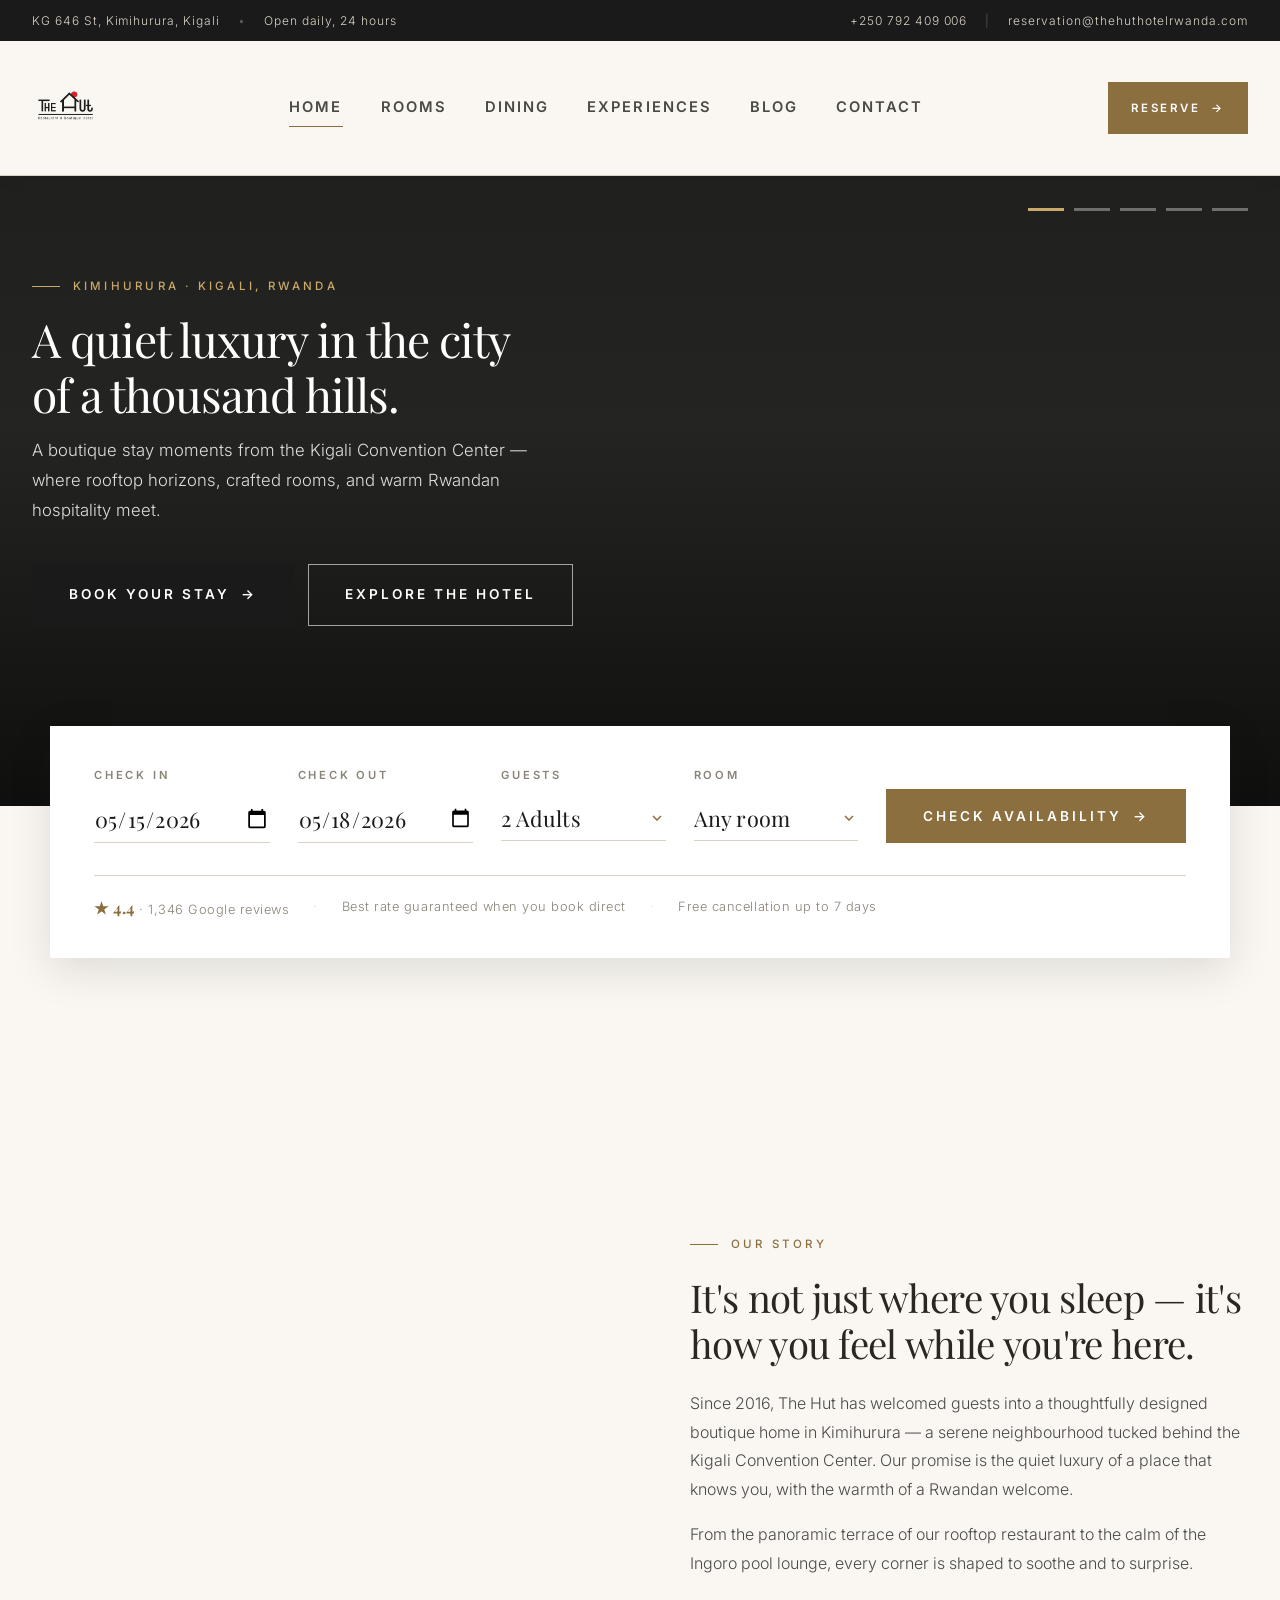
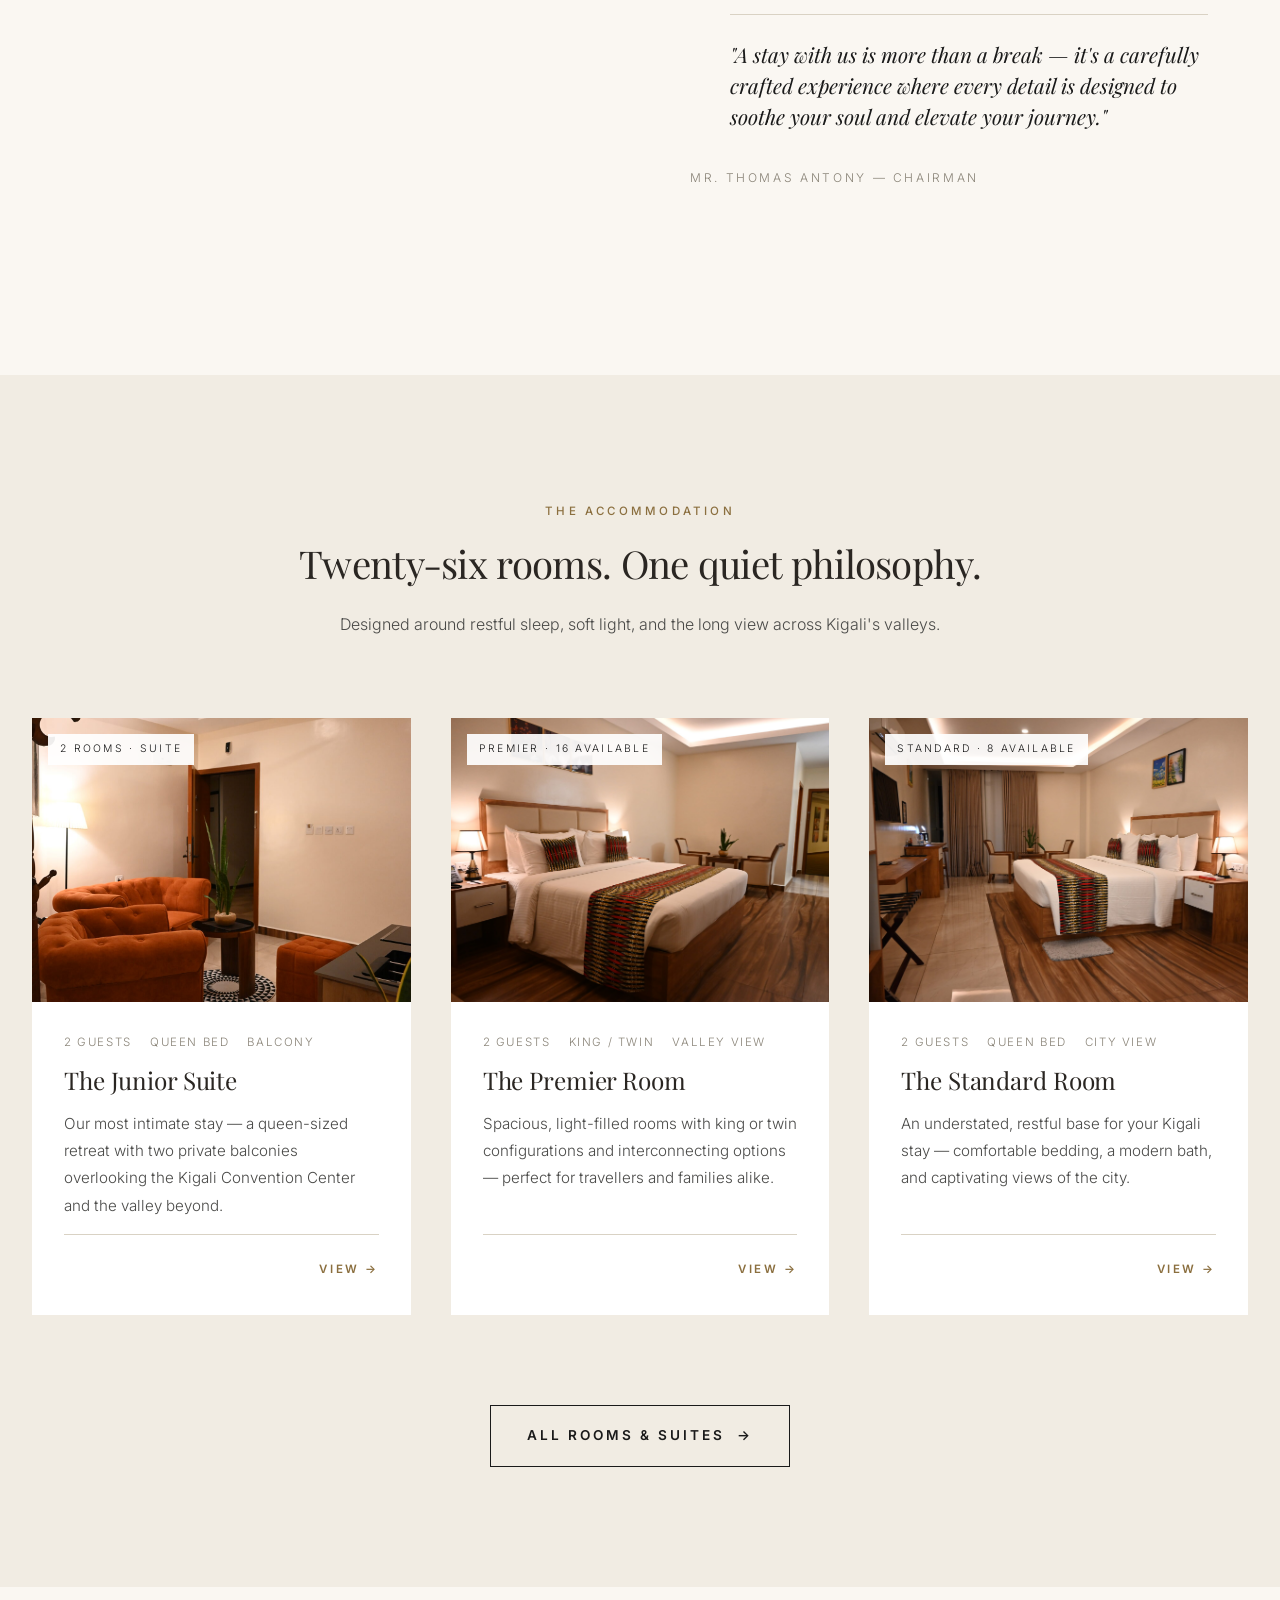
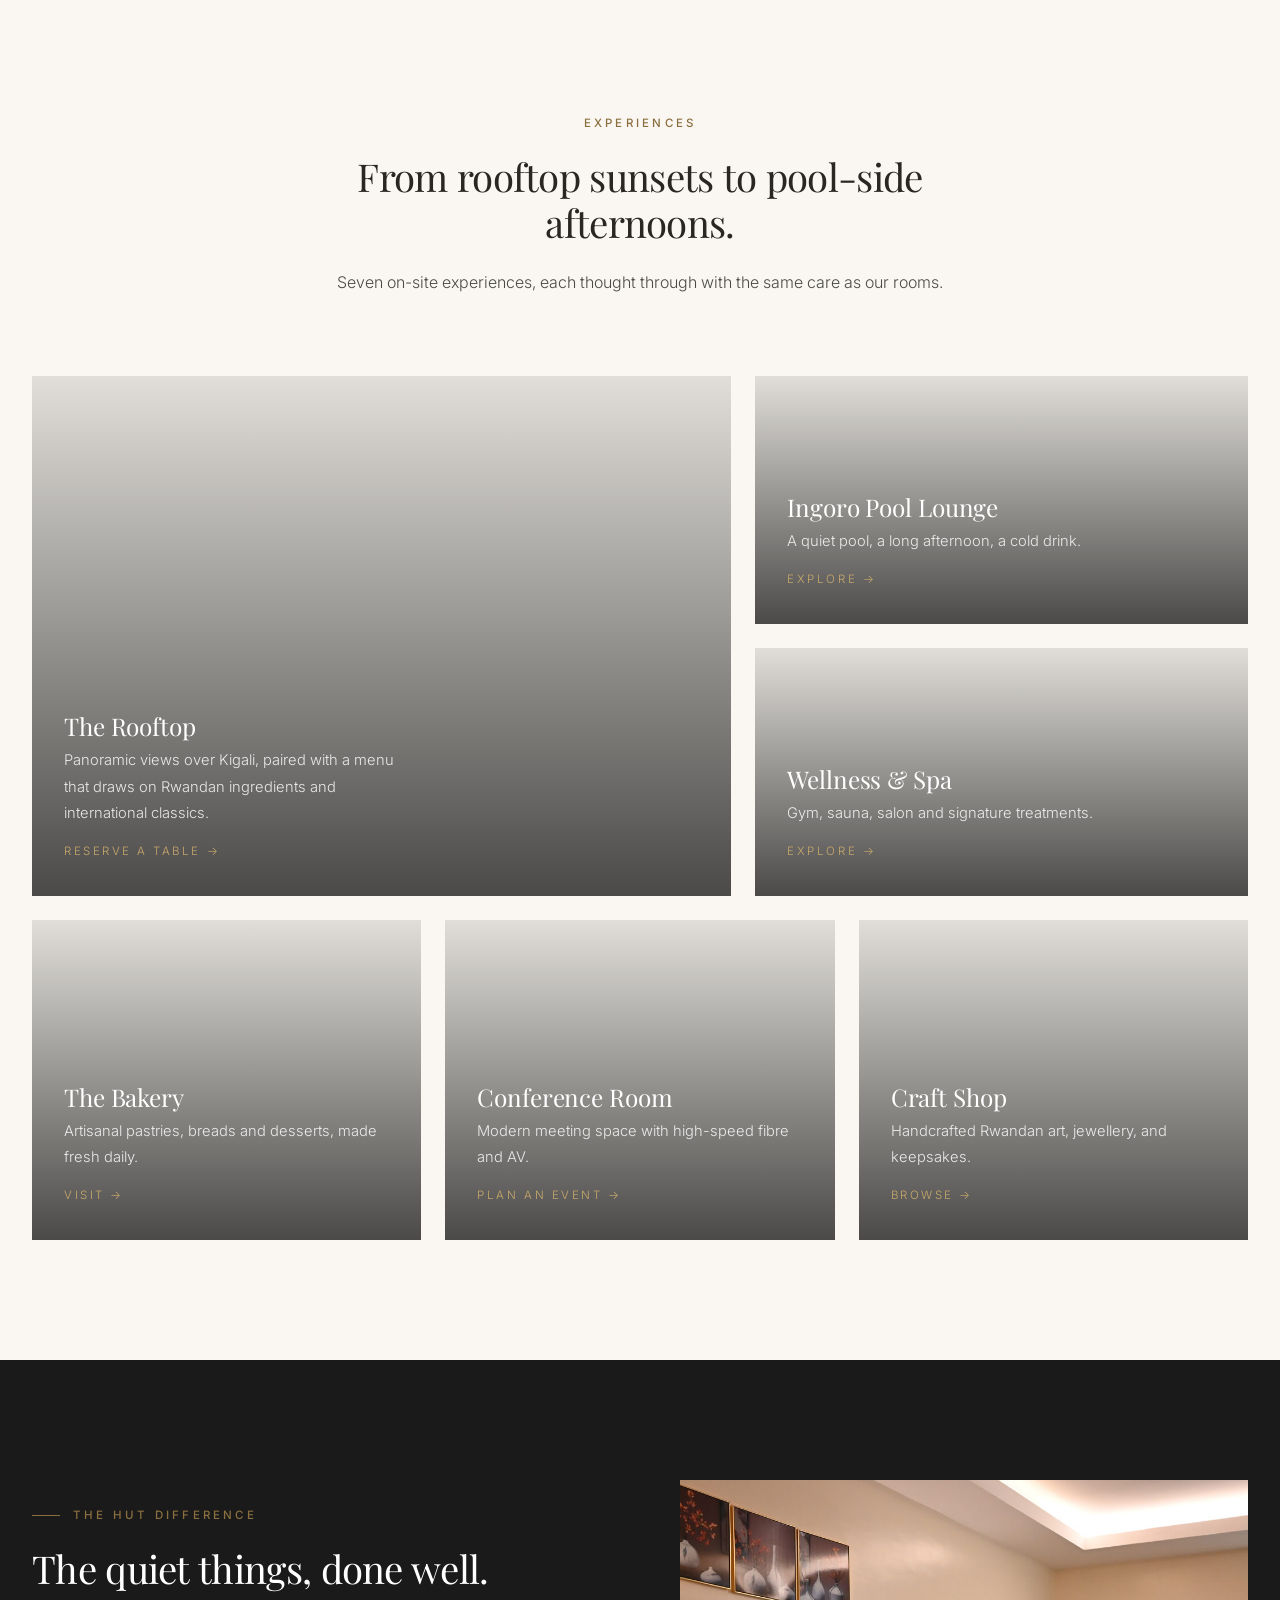
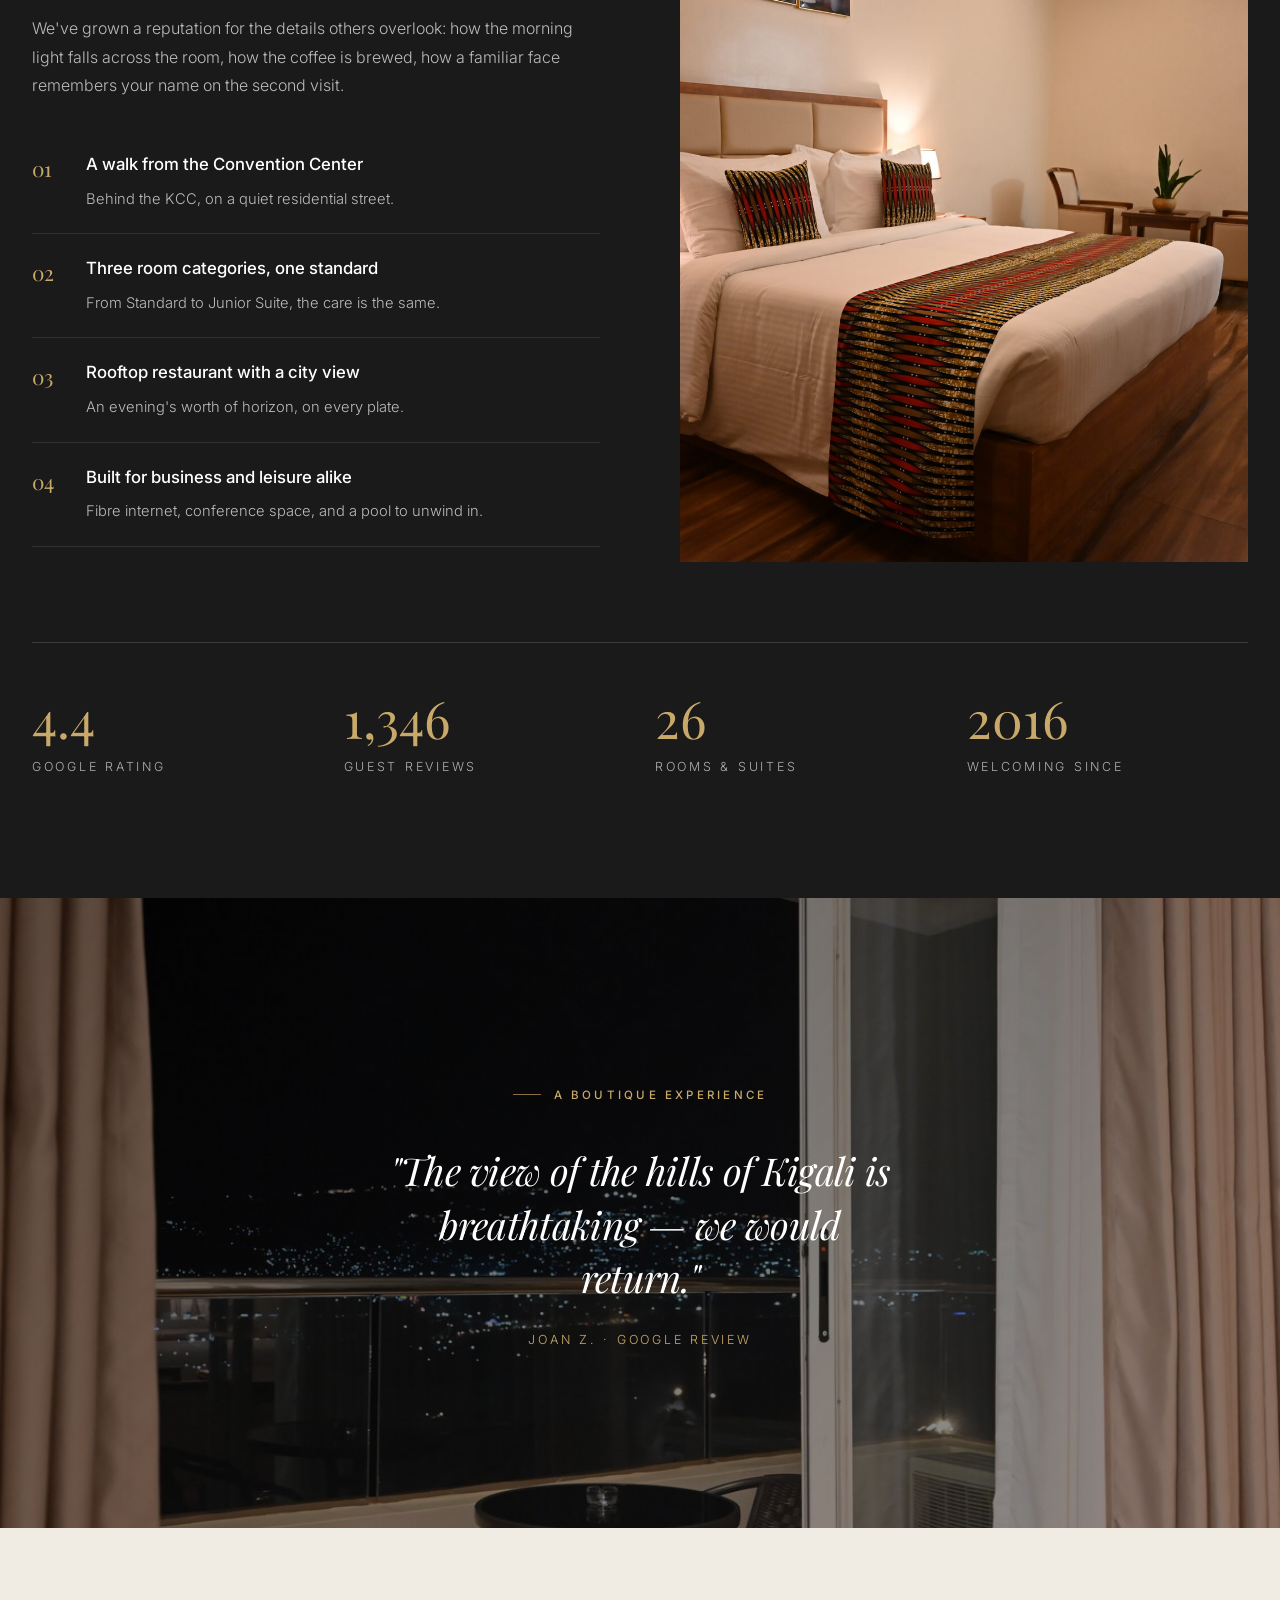
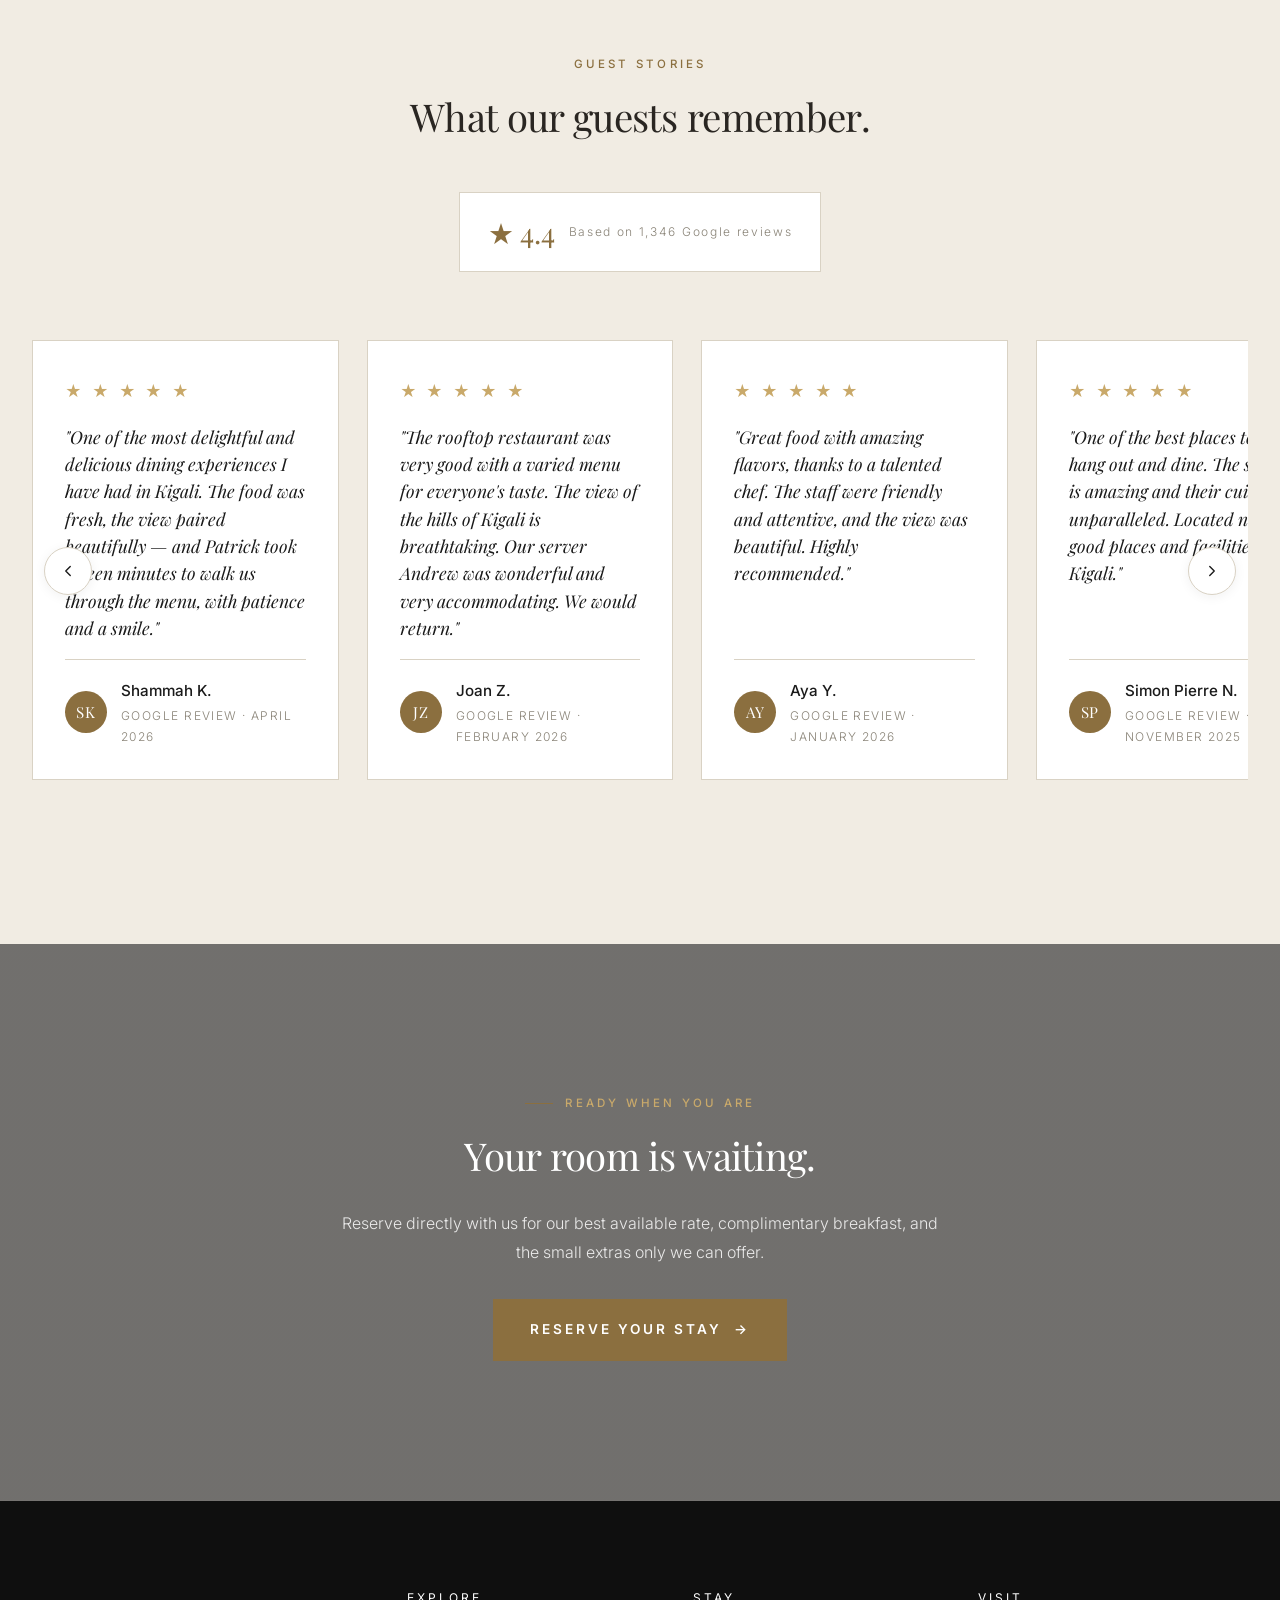
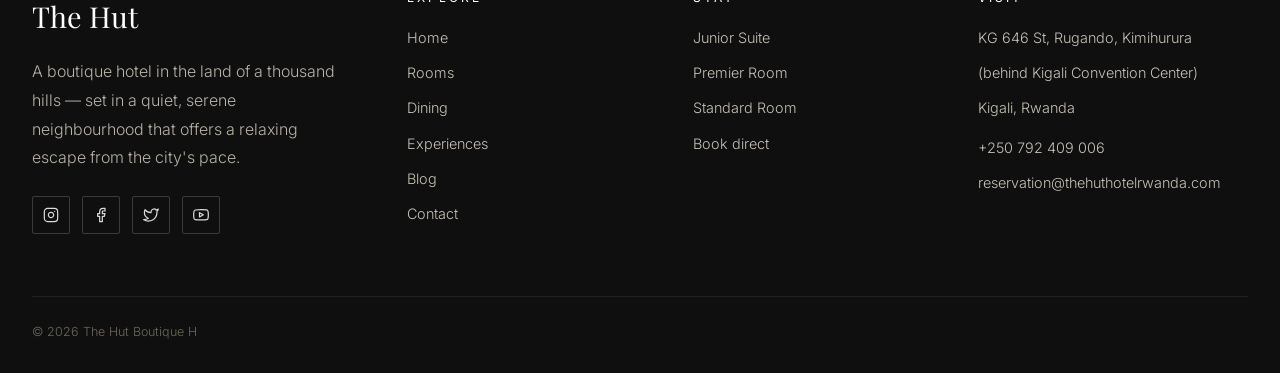
<file: index.html>
<!DOCTYPE html>
<html lang="en">
<head>
<meta charset="UTF-8">
<meta name="viewport" content="width=device-width, initial-scale=1.0">
<title>The Hut — Boutique Hotel & Rooftop Restaurant, Kigali</title>
<meta name="description" content="A boutique hotel & rooftop restaurant in Kimihurura, Kigali — moments from the Kigali Convention Center. Crafted rooms, panoramic views, and Rwandan hospitality.">
<link rel="preconnect" href="https://fonts.googleapis.com">
<link rel="preconnect" href="https://fonts.gstatic.com" crossorigin>
<link href="https://fonts.googleapis.com/css2?family=Playfair+Display:ital,wght@0,400;0,500;0,600;0,700;0,800;0,900;1,400;1,500;1,600;1,700&family=Inter:wght@300;400;500;600;700&display=swap" rel="stylesheet">
<link rel="preload" as="image" href="https://thehuthotelrwanda.com/wp-content/uploads/2025/10/WhatsApp-Image-2025-10-03-at-09.39.47.jpeg" fetchpriority="high">
<link rel="icon" type="image/png" href="logo.png">
<link rel="apple-touch-icon" href="logo.png">
<meta name="theme-color" content="#8b6f3f">
<!-- Open Graph -->
<meta property="og:type" content="website">
<meta property="og:site_name" content="The Hut Boutique Hotel">
<meta property="og:title" content="The Hut — Boutique Hotel & Rooftop Restaurant, Kigali">
<meta property="og:description" content="A boutique hotel and rooftop restaurant in Kimihurura, Kigali — moments from the Kigali Convention Center.">
<meta property="og:url" content="https://ayaanveerencheri-design.github.io/THEHUTHOTEL/index.html">
<meta property="og:image" content="https://thehuthotelrwanda.com/wp-content/uploads/2025/10/WhatsApp-Image-2025-10-03-at-09.39.47.jpeg">
<meta property="og:image:width" content="1200">
<meta property="og:image:height" content="630">
<meta property="og:locale" content="en_US">
<!-- Twitter Card -->
<meta name="twitter:card" content="summary_large_image">
<meta name="twitter:title" content="The Hut — Boutique Hotel & Rooftop Restaurant, Kigali">
<meta name="twitter:description" content="A boutique hotel and rooftop restaurant in Kimihurura, Kigali — moments from the Kigali Convention Center.">
<meta name="twitter:image" content="https://thehuthotelrwanda.com/wp-content/uploads/2025/10/WhatsApp-Image-2025-10-03-at-09.39.47.jpeg">
<link rel="canonical" href="https://ayaanveerencheri-design.github.io/THEHUTHOTEL/index.html">
<link rel="stylesheet" href="styles.css">

<!-- Schema.org Hotel JSON-LD for SEO -->
<script type="application/ld+json">
{
  "@context": "https://schema.org",
  "@type": "Hotel",
  "name": "The Hut Boutique Hotel",
  "description": "A boutique hotel and rooftop restaurant in Kimihurura, Kigali — moments from the Kigali Convention Center.",
  "image": "https://thehuthotelrwanda.com/wp-content/uploads/2025/10/WhatsApp-Image-2025-10-03-at-09.39.47.jpeg",
  "address": {
    "@type": "PostalAddress",
    "streetAddress": "KG 646 St, Rugando, Kimihurura",
    "addressLocality": "Kigali",
    "addressCountry": "RW"
  },
  "telephone": "+250 792 409 006",
  "email": "reservation@thehuthotelrwanda.com",
  "url": "https://ayaanveerencheri-design.github.io/THEHUTHOTEL/",
  "priceRange": "$$$",
  "starRating": { "@type": "Rating", "ratingValue": "4" },
  "aggregateRating": { "@type": "AggregateRating", "ratingValue": "4.4", "reviewCount": "1346" },
  "amenityFeature": [
    {"@type": "LocationFeatureSpecification", "name": "Free Wi-Fi", "value": true},
    {"@type": "LocationFeatureSpecification", "name": "Rooftop Restaurant", "value": true},
    {"@type": "LocationFeatureSpecification", "name": "Swimming Pool", "value": true},
    {"@type": "LocationFeatureSpecification", "name": "Spa & Wellness", "value": true},
    {"@type": "LocationFeatureSpecification", "name": "Free Parking", "value": true}
  ]
}
</script>
</head>
<body>

<a href="#main" class="skip-link">Skip to main content</a>

<!-- Sticky top stack -->
<div class="sticky-stack">
<!-- Utility bar -->
<div class="utility">
  <div class="container">
    <div>KG 646 St, Kimihurura, Kigali <span class="sep">•</span> Open daily, 24 hours</div>
    <div>
      <a href="tel:+250792409006">+250 792 409 006</a>
      <span class="sep">|</span>
      <a href="mailto:reservation@thehuthotelrwanda.com">reservation@thehuthotelrwanda.com</a>
    </div>
  </div>
</div>

<!-- Header -->
<header class="site-header">
  <div class="container">
    <a href="index.html" class="brand" aria-label="The Hut · Restaurant & Boutique Hotel">
      <img src="logo.png" alt="The Hut · Restaurant & Boutique Hotel" onerror="this.outerHTML='<span class=&quot;brand-text&quot;>The Hut<small>Boutique Hotel · Kigali</small></span>'">
    </a>
    <button class="menu-toggle" aria-label="Open menu" aria-expanded="false" aria-controls="primary-nav"><span></span><span></span><span></span></button>
    <nav class="nav" id="primary-nav">
      <a href="index.html" class="active">Home</a>
      <a href="rooms.html">Rooms</a>
      <a href="dining.html">Dining</a>
      <a href="experiences.html">Experiences</a>
      <a href="blog.html">Blog</a>
      <a href="contact.html">Contact</a>
    <div class="nav__reserve"><a href="index.html#book" class="btn btn--gold">Reserve <span class="arrow">→</span></a></div></nav>
    <a href="#book" class="btn btn--gold book-cta">Reserve <span class="arrow">→</span></a>
  </div>
</header>
</div>
<div class="menu-backdrop" aria-hidden="true"></div>

<!-- Hero -->
<main id="main">
<section class="hero">
  <div class="hero__slides">
    <div class="hero__slide active" style="background-image:url('https://thehuthotelrwanda.com/wp-content/uploads/2025/10/WhatsApp-Image-2025-10-03-at-09.39.47.jpeg');"></div>
    <div class="hero__slide" style="background-image:url('images/premier-04.jpg');"></div>
    <div class="hero__slide" style="background-image:url('images/suite-03.jpg');"></div>
    <div class="hero__slide" style="background-image:url('https://thehuthotelrwanda.com/wp-content/uploads/2026/04/DSC00540-scaled.jpg');"></div>
    <div class="hero__slide" style="background-image:url('images/standard-03.jpg');"></div>
  </div>
  <div class="container">
    <span class="eyebrow">Kimihurura · Kigali, Rwanda</span>
    <h1>A quiet luxury in the city of a thousand hills.</h1>
    <p class="hero__lead">A boutique stay moments from the Kigali Convention Center — where rooftop horizons, crafted rooms, and warm Rwandan hospitality meet.</p>
    <div class="hero__ctas">
      <a href="#book" class="btn">Book your stay <span class="arrow">→</span></a>
      <a href="experiences.html" class="btn btn--light">Explore the hotel</a>
    </div>
  </div>
  <div class="hero__dots" aria-hidden="true">
    <button class="hero__dot active" data-slide="0" aria-label="Slide 1"></button>
    <button class="hero__dot" data-slide="1" aria-label="Slide 2"></button>
    <button class="hero__dot" data-slide="2" aria-label="Slide 3"></button>
    <button class="hero__dot" data-slide="3" aria-label="Slide 4"></button>
    <button class="hero__dot" data-slide="4" aria-label="Slide 5"></button>
  </div>
</section>
<script>
(function(){
  var hero = document.querySelector('.hero');
  var slides = document.querySelectorAll('.hero__slide');
  var dots = document.querySelectorAll('.hero__dot');
  if (!slides.length) return;
  var current = 0;
  var timer = null;
  var paused = false;
  function go(n){
    slides[current].classList.remove('active');
    if (dots[current]) dots[current].classList.remove('active');
    current = (n + slides.length) % slides.length;
    slides[current].classList.add('active');
    if (dots[current]) dots[current].classList.add('active');
  }
  function start(){
    if (paused) return;
    stop();
    timer = setInterval(function(){ go(current+1); }, 5500);
  }
  function stop(){ if (timer){ clearInterval(timer); timer = null; } }
  dots.forEach(function(d,i){ d.addEventListener('click', function(){ go(i); start(); }); });
  // Pause on hover
  if (hero){
    hero.addEventListener('mouseenter', stop);
    hero.addEventListener('mouseleave', start);
    hero.addEventListener('focusin', stop);
    hero.addEventListener('focusout', start);
  }
  // Pause when tab is hidden
  document.addEventListener('visibilitychange', function(){
    if (document.hidden) stop(); else start();
  });
  // Respect reduced motion
  if (matchMedia('(prefers-reduced-motion: reduce)').matches){ paused = true; stop(); return; }
  start();
})();

// Gentle scroll-reveal animations
(function(){
  if (!('IntersectionObserver' in window)) return;
  var selectors = '.section-head, .room-card, .exp-tile, .why__list li, .stat, .room-features .room-feature, .intro__media, .why__media, .testimonial-quote, .review-stats, .prose, .booking';
  var els = document.querySelectorAll(selectors);
  els.forEach(function(el){ el.classList.add('reveal'); });
  var io = new IntersectionObserver(function(entries){
    entries.forEach(function(e){
      if (e.isIntersecting){
        e.target.classList.add('in');
        io.unobserve(e.target);
      }
    });
  }, { threshold: 0.05, rootMargin: '0px 0px -50px 0px' });
  els.forEach(function(el){ io.observe(el); });
  // Ensure review cards are always visible (carousel issue)
  document.querySelectorAll('.review-card').forEach(function(el){
    el.classList.remove('reveal');
    el.classList.add('in');
  });
})();

// Sticky header — deeper shadow when scrolled
(function(){
  var stack = document.querySelector('.sticky-stack') || document.querySelector('.site-header');
  if (!stack) return;
  function update(){
    if (window.scrollY > 30){ stack.classList.add('scrolled'); }
    else { stack.classList.remove('scrolled'); }
  }
  window.addEventListener('scroll', update, { passive: true });
  update();
})();

// Mobile menu toggle
(function(){
  var toggle = document.querySelector('.menu-toggle');
  var nav = document.querySelector('.nav');
  var backdrop = document.querySelector('.menu-backdrop');
  if (!toggle || !nav) return;
  function open(){
    nav.classList.add('is-open');
    if (backdrop) backdrop.classList.add('is-visible');
    document.body.classList.add('menu-open');
    toggle.setAttribute('aria-expanded', 'true');
    toggle.setAttribute('aria-label', 'Close menu');
  }
  function close(){
    nav.classList.remove('is-open');
    if (backdrop) backdrop.classList.remove('is-visible');
    document.body.classList.remove('menu-open');
    toggle.setAttribute('aria-expanded', 'false');
    toggle.setAttribute('aria-label', 'Open menu');
  }
  toggle.addEventListener('click', function(){
    if (toggle.getAttribute('aria-expanded') === 'true') close(); else open();
  });
  if (backdrop) backdrop.addEventListener('click', close);
  // Close on link click
  nav.querySelectorAll('a').forEach(function(link){
    link.addEventListener('click', close);
  });
  // Close on escape key
  document.addEventListener('keydown', function(e){
    if (e.key === 'Escape' && toggle.getAttribute('aria-expanded') === 'true') close();
  });
})();

// Reviews carousel — arrows + dots + scroll-snap
(function(){
  var track = document.querySelector('.reviews__track');
  var prev = document.querySelector('.reviews__nav--prev');
  var next = document.querySelector('.reviews__nav--next');
  var dotsWrap = document.querySelector('.reviews__dots');
  if (!track) return;
  var cards = track.querySelectorAll('.review-card');
  if (!cards.length) return;

  function cardStep(){
    if (!cards[0] || !cards[1]) {
      var c = cards[0].getBoundingClientRect();
      return c.width + 28;
    }
    // measure actual distance between two cards
    var a = cards[0].getBoundingClientRect();
    var b = cards[1].getBoundingClientRect();
    return b.left - a.left;
  }
  function goToIndex(i){
    var step = cardStep();
    track.scrollTo({ left: i * step, behavior: 'smooth' });
  }

  // Build dots
  if (dotsWrap){
    cards.forEach(function(_, i){
      var b = document.createElement('button');
      b.className = 'reviews__dot' + (i === 0 ? ' active' : '');
      b.setAttribute('aria-label', 'Go to review ' + (i+1));
      b.addEventListener('click', function(){ goToIndex(i); });
      dotsWrap.appendChild(b);
    });
  }

  // Arrow buttons
  if (prev){
    prev.addEventListener('click', function(e){
      e.preventDefault();
      track.scrollBy({ left: -cardStep(), behavior: 'smooth' });
    });
  }
  if (next){
    next.addEventListener('click', function(e){
      e.preventDefault();
      track.scrollBy({ left: cardStep(), behavior: 'smooth' });
    });
  }

  // Active dot tracking
  track.addEventListener('scroll', function(){
    if (!dotsWrap) return;
    var idx = Math.round(track.scrollLeft / cardStep());
    dotsWrap.querySelectorAll('.reviews__dot').forEach(function(d, i){
      d.classList.toggle('active', i === idx);
    });
  }, { passive: true });
})();

// Parallax — background images move slower than scroll
(function(){
  if (matchMedia('(prefers-reduced-motion: reduce)').matches) return;
  var parallaxEls = document.querySelectorAll('[data-parallax]');
  if (!parallaxEls.length) return;
  var raf;
  function update(){
    parallaxEls.forEach(function(el){
      var rect = el.getBoundingClientRect();
      var speed = parseFloat(el.getAttribute('data-parallax')) || 0.3;
      var center = rect.top + rect.height/2 - window.innerHeight/2;
      var translateY = -center * speed;
      el.style.transform = 'translate3d(0,' + translateY.toFixed(1) + 'px,0)';
    });
    raf = null;
  }
  function onScroll(){
    if (!raf) raf = requestAnimationFrame(update);
  }
  window.addEventListener('scroll', onScroll, { passive: true });
  window.addEventListener('resize', onScroll, { passive: true });
  update();
})();
</script>

<!-- Booking widget -->
<form id="book" class="booking" onsubmit="event.preventDefault(); var b=this.querySelector('button[type=submit]'); b.setAttribute('aria-busy','true'); b.innerHTML='Opening WhatsApp…'; var ci=this.querySelector('input[name=checkin]').value; var co=this.querySelector('input[name=checkout]').value; var g=this.querySelector('select[name=guests]').selectedOptions[0].textContent; var r=this.querySelector('select[name=room]').value; var msg='Hello, I would like to check availability at The Hut.%0A%0ACheck-in: '+ci+'%0ACheck-out: '+co+'%0AGuests: '+g+'%0ARoom: '+r+'%0A%0AThank you.'; setTimeout(function(){ window.open('https://wa.me/250792409006?text='+msg, '_blank'); b.removeAttribute('aria-busy'); b.innerHTML='Check availability <span class=&quot;arrow&quot;>→</span>'; }, 400);">
  <div class="booking__field">
    <label for="book-checkin">Check in</label>
    <input id="book-checkin" name="checkin" type="date" value="2026-05-15">
  </div>
  <div class="booking__field">
    <label for="book-checkout">Check out</label>
    <input id="book-checkout" name="checkout" type="date" value="2026-05-18">
  </div>
  <div class="booking__field">
    <label for="book-guests">Guests</label>
    <select id="book-guests" name="guests">
      <option value="2">2 Adults</option>
      <option value="1">1 Adult</option>
      <option value="3">2 Adults, 1 Child</option>
      <option value="4">2 Adults, 2 Children</option>
    </select>
  </div>
  <div class="booking__field">
    <label for="book-room">Room</label>
    <select id="book-room" name="room">
      <option>Any room</option>
      <option>Junior Suite</option>
      <option>Premier Room</option>
      <option>Standard Room</option>
    </select>
  </div>
  <button class="btn btn--gold" type="submit">Check availability <span class="arrow">→</span></button>
  <div class="booking__trust">
    <span><strong>★ 4.4</strong> · 1,346 Google reviews</span>
    <span class="sep">·</span>
    <span>Best rate guaranteed when you book direct</span>
    <span class="sep">·</span>
    <span>Free cancellation up to 7 days</span>
  </div>
</form>

<!-- Intro -->
<section class="intro">
  <div class="container intro__grid">
    <div class="intro__media" style="background-image:url('https://thehuthotelrwanda.com/wp-content/uploads/2025/10/01.jpeg');"></div>
    <div>
      <span class="eyebrow">Our story</span>
      <h2>It's not just where you sleep — it's how you feel while you're here.</h2>
      <p>Since 2016, The Hut has welcomed guests into a thoughtfully designed boutique home in Kimihurura — a serene neighbourhood tucked behind the Kigali Convention Center. Our promise is the quiet luxury of a place that knows you, with the warmth of a Rwandan welcome.</p>
      <p>From the panoramic terrace of our rooftop restaurant to the calm of the Ingoro pool lounge, every corner is shaped to soothe and to surprise.</p>
      <blockquote class="intro__quote">"A stay with us is more than a break — it's a carefully crafted experience where every detail is designed to soothe your soul and elevate your journey."</blockquote>
      <div class="intro__author">Mr. Thomas Antony — Chairman</div>
    </div>
  </div>
</section>

<!-- Rooms -->
<section class="rooms">
  <div class="container">
    <div class="section-head">
      <span class="eyebrow">The Accommodation</span>
      <h2>Twenty-six rooms. One quiet philosophy.</h2>
      <p>Designed around restful sleep, soft light, and the long view across Kigali's valleys.</p>
    </div>

    <div class="rooms__grid">
      <article class="room-card">
        <div class="room-card__img" data-count="2 rooms · suite" style="background-image:url('images/suite-13.jpg');"></div>
        <div class="room-card__body">
          <div class="room-card__meta"><span>2 Guests</span><span>Queen bed</span><span>Balcony</span></div>
          <h3>The Junior Suite</h3>
          <p>Our most intimate stay — a queen-sized retreat with two private balconies overlooking the Kigali Convention Center and the valley beyond.</p>
          <div class="room-card__foot">
            
            <a href="room-junior-suite.html" class="room-card__link">View →</a>
          </div>
        </div>
      </article>

      <article class="room-card">
        <div class="room-card__img" data-count="Premier · 16 available" style="background-image:url('images/premier-04.jpg');"></div>
        <div class="room-card__body">
          <div class="room-card__meta"><span>2 Guests</span><span>King / Twin</span><span>Valley view</span></div>
          <h3>The Premier Room</h3>
          <p>Spacious, light-filled rooms with king or twin configurations and interconnecting options — perfect for travellers and families alike.</p>
          <div class="room-card__foot">
            
            <a href="room-premier.html" class="room-card__link">View →</a>
          </div>
        </div>
      </article>

      <article class="room-card">
        <div class="room-card__img" data-count="Standard · 8 available" style="background-image:url('images/standard-03.jpg');"></div>
        <div class="room-card__body">
          <div class="room-card__meta"><span>2 Guests</span><span>Queen bed</span><span>City view</span></div>
          <h3>The Standard Room</h3>
          <p>An understated, restful base for your Kigali stay — comfortable bedding, a modern bath, and captivating views of the city.</p>
          <div class="room-card__foot">
            
            <a href="room-standard.html" class="room-card__link">View →</a>
          </div>
        </div>
      </article>
    </div>

    <div class="center mt-lg">
      <a href="rooms.html" class="btn btn--ghost">All rooms & suites <span class="arrow">→</span></a>
    </div>
  </div>
</section>

<!-- Experiences -->
<section class="experiences">
  <div class="container">
    <div class="section-head">
      <span class="eyebrow">Experiences</span>
      <h2>From rooftop sunsets to pool-side afternoons.</h2>
      <p>Seven on-site experiences, each thought through with the same care as our rooms.</p>
    </div>

    <div class="exp__grid">
      <a href="dining.html" class="exp-tile exp-tile--lg" style="background-image:url('https://thehuthotelrwanda.com/wp-content/uploads/2026/04/DSC00540-scaled.jpg');">
        <div class="exp-tile__body">
          <h3>The Rooftop</h3>
          <p>Panoramic views over Kigali, paired with a menu that draws on Rwandan ingredients and international classics.</p>
          <span>Reserve a table →</span>
        </div>
      </a>

      <div style="grid-column: span 5; display: grid; grid-template-rows: 1fr 1fr; gap: 24px;">
        <a href="experiences.html" class="exp-tile exp-tile--sm" style="background-image:url('https://thehuthotelrwanda.com/wp-content/uploads/2026/05/Untitled-design-34.png');">
          <div class="exp-tile__body">
            <h3>Ingoro Pool Lounge</h3>
            <p>A quiet pool, a long afternoon, a cold drink.</p>
            <span>Explore →</span>
          </div>
        </a>
        <a href="experiences.html" class="exp-tile exp-tile--sm" style="background-image:url('https://thehuthotelrwanda.com/wp-content/uploads/2026/04/Untitled-design-18.png');">
          <div class="exp-tile__body">
            <h3>Wellness & Spa</h3>
            <p>Gym, sauna, salon and signature treatments.</p>
            <span>Explore →</span>
          </div>
        </a>
      </div>

      <a href="experiences.html" class="exp-tile exp-tile--row" style="background-image:url('https://thehuthotelrwanda.com/wp-content/uploads/2026/04/Untitled-design-19.png');">
        <div class="exp-tile__body">
          <h3>The Bakery</h3>
          <p>Artisanal pastries, breads and desserts, made fresh daily.</p>
          <span>Visit →</span>
        </div>
      </a>
      <a href="experiences.html" class="exp-tile exp-tile--row" style="background-image:url('https://thehuthotelrwanda.com/wp-content/uploads/2026/04/Untitled-design-20.png');">
        <div class="exp-tile__body">
          <h3>Conference Room</h3>
          <p>Modern meeting space with high-speed fibre and AV.</p>
          <span>Plan an event →</span>
        </div>
      </a>
      <a href="experiences.html" class="exp-tile exp-tile--row" style="background-image:url('https://thehuthotelrwanda.com/wp-content/uploads/2026/04/Untitled-design-21.png');">
        <div class="exp-tile__body">
          <h3>Craft Shop</h3>
          <p>Handcrafted Rwandan art, jewellery, and keepsakes.</p>
          <span>Browse →</span>
        </div>
      </a>
    </div>
  </div>
</section>

<!-- Why -->
<section class="why">
  <div class="container">
    <div class="why__grid">
      <div>
        <span class="eyebrow">The Hut Difference</span>
        <h2>The quiet things, done well.</h2>
        <p>We've grown a reputation for the details others overlook: how the morning light falls across the room, how the coffee is brewed, how a familiar face remembers your name on the second visit.</p>
        <ul class="why__list">
          <li><span class="num">01</span><div><strong>A walk from the Convention Center</strong><span>Behind the KCC, on a quiet residential street.</span></div></li>
          <li><span class="num">02</span><div><strong>Three room categories, one standard</strong><span>From Standard to Junior Suite, the care is the same.</span></div></li>
          <li><span class="num">03</span><div><strong>Rooftop restaurant with a city view</strong><span>An evening's worth of horizon, on every plate.</span></div></li>
          <li><span class="num">04</span><div><strong>Built for business and leisure alike</strong><span>Fibre internet, conference space, and a pool to unwind in.</span></div></li>
        </ul>
      </div>
      <div class="why__media" style="background-image:url('images/premier-04.jpg'), url('https://thehuthotelrwanda.com/wp-content/uploads/2026/04/Untitled-design-25.png'); background-position: center center; background-size: cover;"></div>
    </div>

    <div class="stats">
      <div class="stat"><div class="num">4.4</div><div class="label">Google Rating</div></div>
      <div class="stat"><div class="num">1,346</div><div class="label">Guest Reviews</div></div>
      <div class="stat"><div class="num">26</div><div class="label">Rooms & Suites</div></div>
      <div class="stat"><div class="num">2016</div><div class="label">Welcoming since</div></div>
    </div>
  </div>
</section>

<!-- Parallax interlude -->
<section class="parallax-strip">
  <div class="parallax-strip__bg" data-parallax="0.3" style="background-image:url('images/suite-03.jpg');"></div>
  <div class="parallax-strip__overlay"></div>
  <div class="container parallax-strip__content">
    <span class="eyebrow" style="color:var(--gold);">A boutique experience</span>
    <h2 class="parallax-strip__title">"The view of the hills of Kigali is breathtaking — we would return."</h2>
    <div class="parallax-strip__author">Joan Z. · Google Review</div>
  </div>
</section>

<!-- Testimonials -->
<section class="testimonials">
  <div class="container">
    <div class="testimonials__head">
      <span class="eyebrow">Guest stories</span>
      <h2>What our guests remember.</h2>
      <div class="review-stats review-stats--inline">
        <span class="score">★ 4.4</span>
        <span class="meta">Based on 1,346 Google reviews</span>
      </div>
    </div>

    <div class="reviews">
      <button class="reviews__nav reviews__nav--prev" aria-label="Previous review">
        <svg width="18" height="18" viewBox="0 0 24 24" fill="none" stroke="currentColor" stroke-width="1.8" stroke-linecap="round" stroke-linejoin="round"><polyline points="15 18 9 12 15 6"/></svg>
      </button>
      <div class="reviews__track">
        <article class="review-card">
          <div class="review-card__stars" aria-label="5 stars">★ ★ ★ ★ ★</div>
          <p class="review-card__body">"One of the most delightful and delicious dining experiences I have had in Kigali. The food was fresh, the view paired beautifully — and Patrick took fifteen minutes to walk us through the menu, with patience and a smile."</p>
          <div class="review-card__foot">
            <div class="review-card__avatar">SK</div>
            <div>
              <div class="review-card__name">Shammah K.</div>
              <div class="review-card__meta">Google Review · April 2026</div>
            </div>
          </div>
        </article>
        <article class="review-card">
          <div class="review-card__stars" aria-label="5 stars">★ ★ ★ ★ ★</div>
          <p class="review-card__body">"The rooftop restaurant was very good with a varied menu for everyone's taste. The view of the hills of Kigali is breathtaking. Our server Andrew was wonderful and very accommodating. We would return."</p>
          <div class="review-card__foot">
            <div class="review-card__avatar">JZ</div>
            <div>
              <div class="review-card__name">Joan Z.</div>
              <div class="review-card__meta">Google Review · February 2026</div>
            </div>
          </div>
        </article>
        <article class="review-card">
          <div class="review-card__stars" aria-label="5 stars">★ ★ ★ ★ ★</div>
          <p class="review-card__body">"Great food with amazing flavors, thanks to a talented chef. The staff were friendly and attentive, and the view was beautiful. Highly recommended."</p>
          <div class="review-card__foot">
            <div class="review-card__avatar">AY</div>
            <div>
              <div class="review-card__name">Aya Y.</div>
              <div class="review-card__meta">Google Review · January 2026</div>
            </div>
          </div>
        </article>
        <article class="review-card">
          <div class="review-card__stars" aria-label="5 stars">★ ★ ★ ★ ★</div>
          <p class="review-card__body">"One of the best places to stay, hang out and dine. The service is amazing and their cuisine is unparalleled. Located near all good places and facilities in Kigali."</p>
          <div class="review-card__foot">
            <div class="review-card__avatar">SP</div>
            <div>
              <div class="review-card__name">Simon Pierre N.</div>
              <div class="review-card__meta">Google Review · November 2025</div>
            </div>
          </div>
        </article>
      </div>
      <button class="reviews__nav reviews__nav--next" aria-label="Next review">
        <svg width="18" height="18" viewBox="0 0 24 24" fill="none" stroke="currentColor" stroke-width="1.8" stroke-linecap="round" stroke-linejoin="round"><polyline points="9 18 15 12 9 6"/></svg>
      </button>
    </div>
    <div class="reviews__dots" aria-hidden="true"></div>
  </div>
</section>

<!-- CTA -->
<section class="cta-strip">
  <div class="container">
    <span class="eyebrow" style="color:var(--gold);">Ready when you are</span>
    <h2>Your room is waiting.</h2>
    <p>Reserve directly with us for our best available rate, complimentary breakfast, and the small extras only we can offer.</p>
    <a href="#book" class="btn btn--gold">Reserve your stay <span class="arrow">→</span></a>
  </div>
</section>
</main>

<nav class="floating-bar" aria-label="Quick contact">
  <a href="tel:+250792409006" aria-label="Call The Hut">
    <svg viewBox="0 0 24 24" fill="none" stroke="currentColor" stroke-width="2" stroke-linecap="round" stroke-linejoin="round"><path d="M22 16.92v3a2 2 0 0 1-2.18 2 19.79 19.79 0 0 1-8.63-3.07 19.5 19.5 0 0 1-6-6 19.79 19.79 0 0 1-3.07-8.67A2 2 0 0 1 4.11 2h3a2 2 0 0 1 2 1.72 12.84 12.84 0 0 0 .7 2.81 2 2 0 0 1-.45 2.11L8.09 9.91a16 16 0 0 0 6 6l1.27-1.27a2 2 0 0 1 2.11-.45 12.84 12.84 0 0 0 2.81.7A2 2 0 0 1 22 16.92z"/></svg>
    Call
  </a>
  <a href="https://wa.me/250792409006" target="_blank" rel="noopener" aria-label="Message The Hut on WhatsApp">
    <svg viewBox="0 0 24 24" fill="currentColor"><path d="M17.6 6.31A7.85 7.85 0 0 0 12.05 4a7.94 7.94 0 0 0-6.76 12.1L4 21l5-1.31a7.93 7.93 0 0 0 3.07.78h0a7.94 7.94 0 0 0 6.74-12.16zm-5.53 12.2h0a6.6 6.6 0 0 1-3.36-.92l-.24-.14-2.5.65.67-2.43-.16-.25a6.6 6.6 0 0 1 5.6-10.1 6.55 6.55 0 0 1 4.67 1.94 6.55 6.55 0 0 1 1.93 4.67 6.61 6.61 0 0 1-6.61 6.58zm3.62-4.93c-.2-.1-1.18-.58-1.36-.65s-.32-.1-.45.1-.51.65-.63.79-.23.15-.43.05a5.42 5.42 0 0 1-1.6-1 6 6 0 0 1-1.11-1.38c-.12-.2 0-.31.09-.41s.2-.23.3-.35a1.32 1.32 0 0 0 .2-.33.36.36 0 0 0 0-.35c-.05-.1-.45-1.09-.62-1.49s-.33-.34-.45-.34h-.39a.74.74 0 0 0-.54.25 2.27 2.27 0 0 0-.7 1.69 3.93 3.93 0 0 0 .83 2.1 9 9 0 0 0 3.47 3.07c.49.2.87.32 1.17.41a2.83 2.83 0 0 0 1.29.08 2.13 2.13 0 0 0 1.38-1 1.71 1.71 0 0 0 .12-1c-.04-.1-.18-.16-.38-.25z"/></svg>
    WhatsApp
  </a>
  <a href="index.html#book" aria-label="Book your stay">Book</a>
</nav>

<!-- Footer -->
<footer class="site-footer">
  <div class="container">
    <div class="footer__grid">
      <div>
        <div class="footer__brand">The Hut</div>
        <p>A boutique hotel in the land of a thousand hills — set in a quiet, serene neighbourhood that offers a relaxing escape from the city's pace.</p>
        <div class="socials"><a href="https://www.instagram.com/thehuthotelrwanda" target="_blank" rel="noopener" aria-label="The Hut on Instagram"><svg width="16" height="16" viewBox="0 0 24 24" fill="none" stroke="currentColor" stroke-width="1.8" stroke-linecap="round" stroke-linejoin="round"><rect x="2" y="2" width="20" height="20" rx="5" ry="5"/><path d="M16 11.37A4 4 0 1 1 12.63 8 4 4 0 0 1 16 11.37z"/><line x1="17.5" y1="6.5" x2="17.51" y2="6.5"/></svg></a><a href="https://www.facebook.com/thehuthotelrwanda" target="_blank" rel="noopener" aria-label="The Hut on Facebook"><svg width="16" height="16" viewBox="0 0 24 24" fill="none" stroke="currentColor" stroke-width="1.8" stroke-linecap="round" stroke-linejoin="round"><path d="M18 2h-3a5 5 0 0 0-5 5v3H7v4h3v8h4v-8h3l1-4h-4V7a1 1 0 0 1 1-1h3z"/></svg></a><a href="https://twitter.com/thehuthotel" target="_blank" rel="noopener" aria-label="The Hut on Twitter"><svg width="16" height="16" viewBox="0 0 24 24" fill="none" stroke="currentColor" stroke-width="1.8" stroke-linecap="round" stroke-linejoin="round"><path d="M23 3a10.9 10.9 0 0 1-3.14 1.53 4.48 4.48 0 0 0-7.86 3v1A10.66 10.66 0 0 1 3 4s-4 9 5 13a11.64 11.64 0 0 1-7 2c9 5 20 0 20-11.5a4.5 4.5 0 0 0-.08-.83A7.72 7.72 0 0 0 23 3z"/></svg></a><a href="https://www.youtube.com/@thehuthotelrwanda" target="_blank" rel="noopener" aria-label="The Hut on YouTube"><svg width="16" height="16" viewBox="0 0 24 24" fill="none" stroke="currentColor" stroke-width="1.8" stroke-linecap="round" stroke-linejoin="round"><path d="M22.54 6.42a2.78 2.78 0 0 0-1.94-2C18.88 4 12 4 12 4s-6.88 0-8.6.46a2.78 2.78 0 0 0-1.94 2A29 29 0 0 0 1 11.75a29 29 0 0 0 .46 5.33A2.78 2.78 0 0 0 3.4 19c1.72.46 8.6.46 8.6.46s6.88 0 8.6-.46a2.78 2.78 0 0 0 1.94-2 29 29 0 0 0 .46-5.25 29 29 0 0 0-.46-5.33z"/><polygon points="9.75 15.02 15.5 11.75 9.75 8.48 9.75 15.02"/></svg></a></div>
      </div>
      <div><h4>Explore</h4><ul><li><a href="index.html">Home</a></li><li><a href="rooms.html">Rooms</a></li><li><a href="dining.html">Dining</a></li><li><a href="experiences.html">Experiences</a></li><li><a href="blog.html">Blog</a></li><li><a href="contact.html">Contact</a></li></ul></div>
      <div><h4>Stay</h4><ul><li><a href="room-junior-suite.html">Junior Suite</a></li><li><a href="room-premier.html">Premier Room</a></li><li><a href="room-standard.html">Standard Room</a></li><li><a href="#book">Book direct</a></li></ul></div>
      <div><h4>Visit</h4><ul><li>KG 646 St, Rugando, Kimihurura</li><li>(behind Kigali Convention Center)</li><li>Kigali, Rwanda</li><li style="margin-top:14px;"><a href="tel:+250792409006">+250 792 409 006</a></li><li><a href="mailto:reservation@thehuthotelrwanda.com">reservation@thehuthotelrwanda.com</a></li></ul></div>
    </div>
    <div class="footer__bottom"><div>© 2026 The Hut Boutique H
</file>
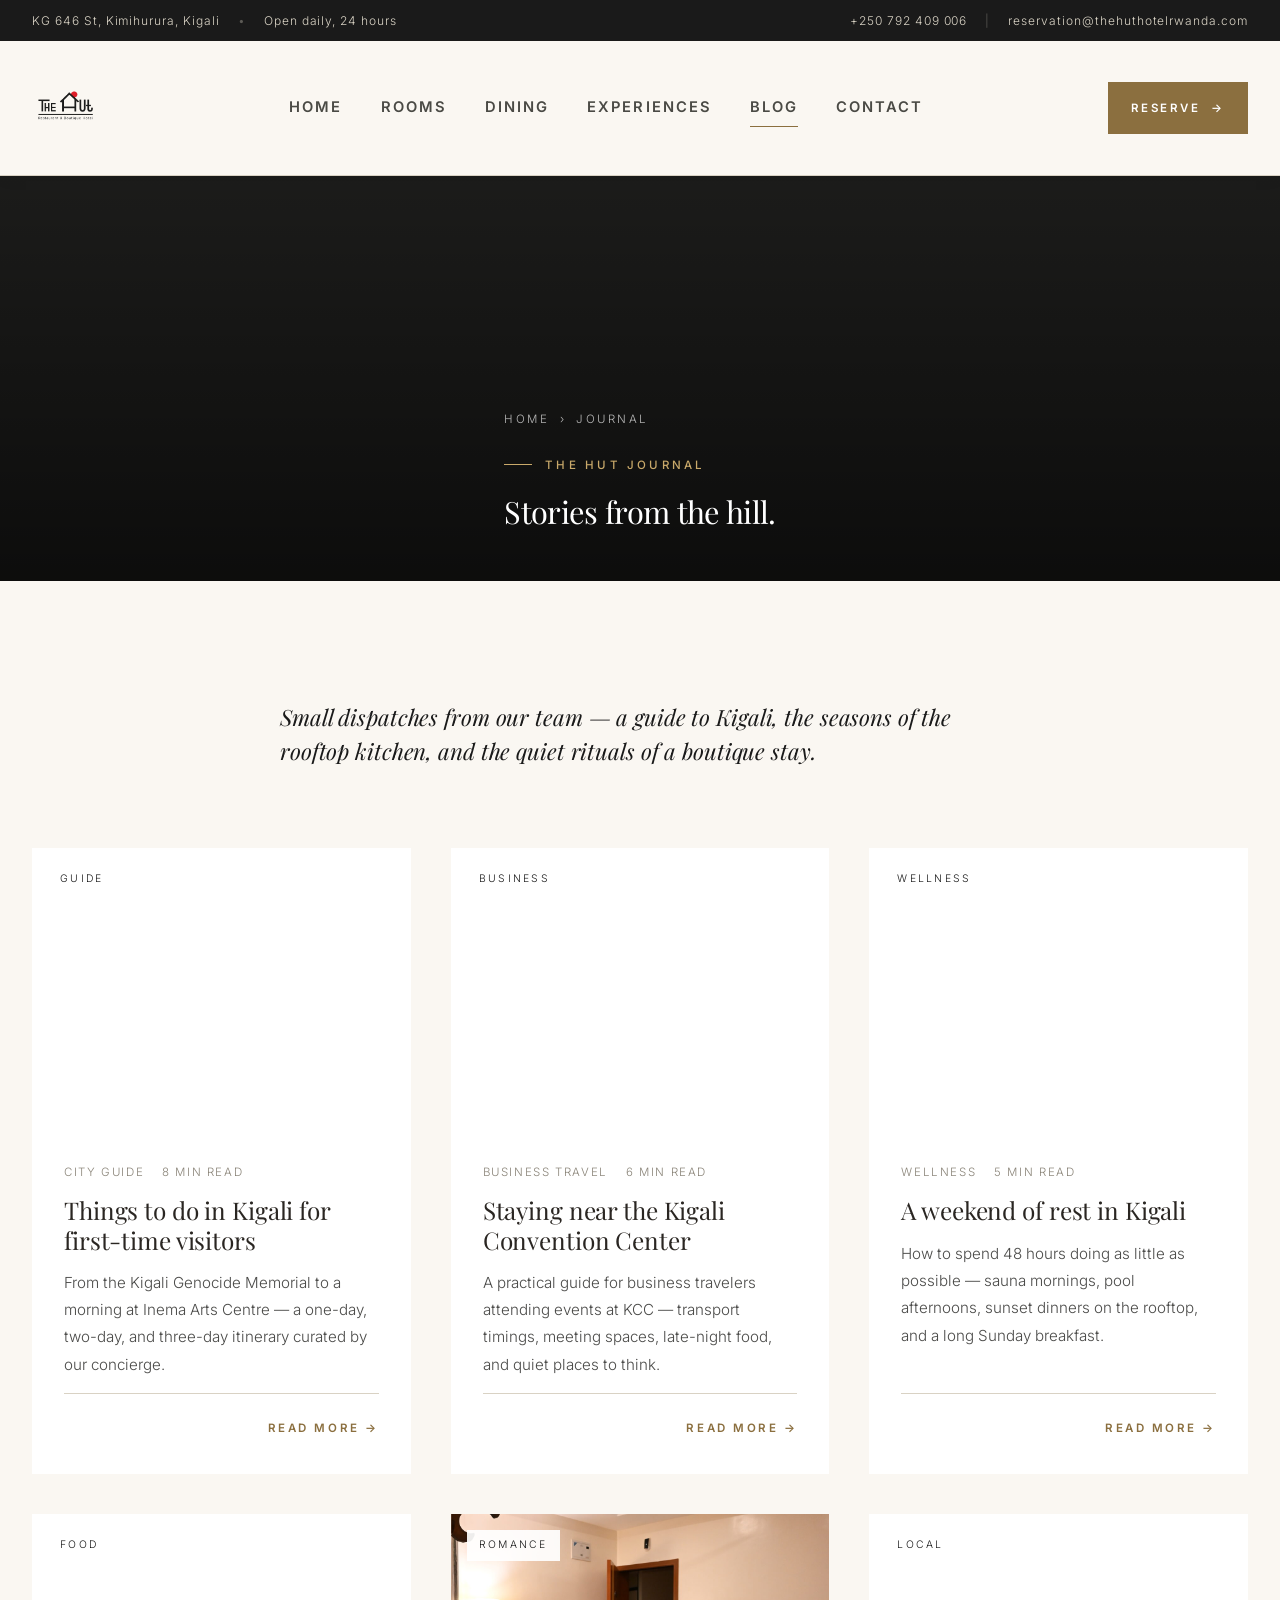
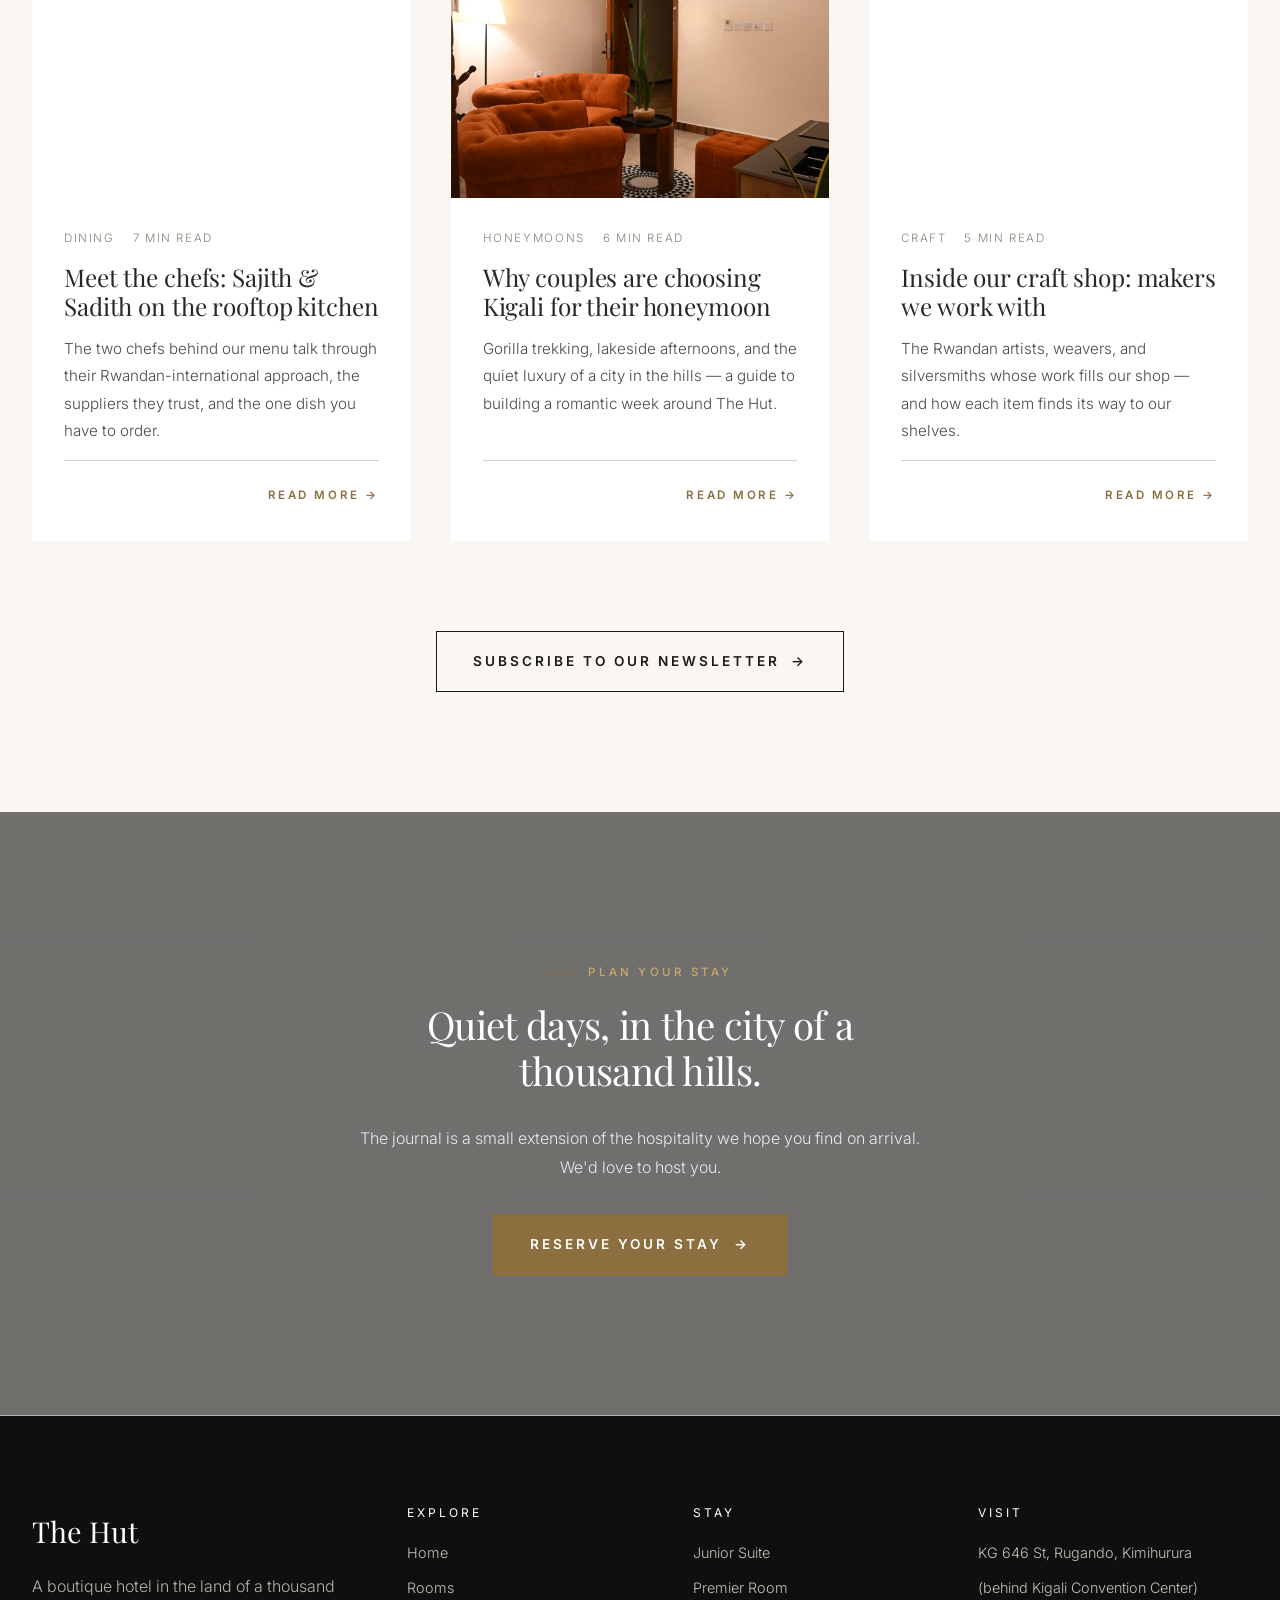
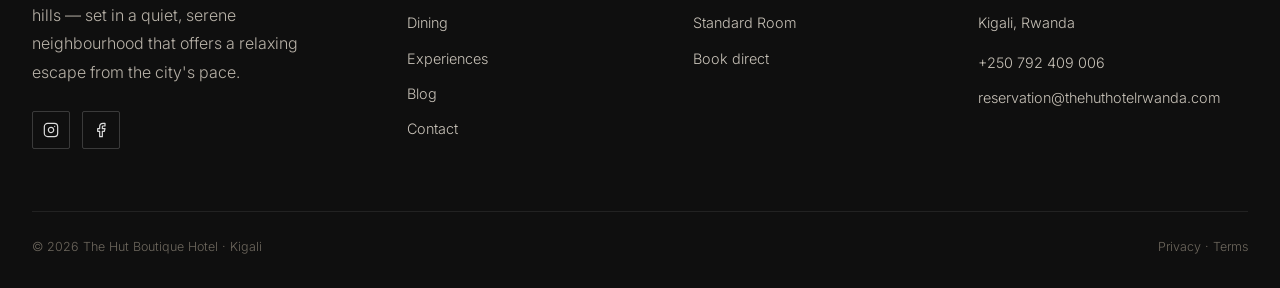
<file: blog.html>
<!DOCTYPE html>
<html lang="en">
<head>
<meta charset="UTF-8">
<meta name="viewport" content="width=device-width, initial-scale=1.0">
<title>Journal — The Hut, Kigali</title>
<meta name="description" content="Stories, guides and small dispatches from The Hut Boutique Hotel — Kigali through the eyes of those who know it best.">
<link rel="preconnect" href="https://fonts.googleapis.com">
<link rel="preconnect" href="https://fonts.gstatic.com" crossorigin>
<link href="https://fonts.googleapis.com/css2?family=Playfair+Display:ital,wght@0,400;0,500;0,600;0,700;0,800;0,900;1,400;1,500;1,600;1,700&family=Inter:wght@300;400;500;600;700&display=swap" rel="stylesheet">
<link rel="icon" type="image/png" href="logo.png">
<link rel="apple-touch-icon" href="logo.png">
<meta name="theme-color" content="#8b6f3f">
<!-- Open Graph -->
<meta property="og:type" content="website">
<meta property="og:site_name" content="The Hut Boutique Hotel">
<meta property="og:title" content="Journal — The Hut, Kigali">
<meta property="og:description" content="Stories and guides from The Hut Boutique Hotel.">
<meta property="og:url" content="https://ayaanveerencheri-design.github.io/THEHUTHOTEL/blog.html">
<meta property="og:image" content="https://thehuthotelrwanda.com/wp-content/uploads/2025/10/WhatsApp-Image-2025-10-03-at-09.39.47.jpeg">
<meta property="og:image:width" content="1200">
<meta property="og:image:height" content="630">
<meta property="og:locale" content="en_US">
<meta name="twitter:card" content="summary_large_image">
<meta name="twitter:title" content="Journal — The Hut, Kigali">
<meta name="twitter:description" content="Stories and guides from The Hut Boutique Hotel.">
<meta name="twitter:image" content="https://thehuthotelrwanda.com/wp-content/uploads/2025/10/WhatsApp-Image-2025-10-03-at-09.39.47.jpeg">
<link rel="canonical" href="https://ayaanveerencheri-design.github.io/THEHUTHOTEL/blog.html">
<link rel="stylesheet" href="styles.css">
</head>
<body>

<a href="#main" class="skip-link">Skip to main content</a>

<div class="sticky-stack">
<div class="utility">
  <div class="container">
    <div>KG 646 St, Kimihurura, Kigali <span class="sep">•</span> Open daily, 24 hours</div>
    <div><a href="tel:+250792409006">+250 792 409 006</a> <span class="sep">|</span> <a href="mailto:reservation@thehuthotelrwanda.com">reservation@thehuthotelrwanda.com</a></div>
  </div>
</div>

<header class="site-header">
  <div class="container">
    <a href="index.html" class="brand" aria-label="The Hut · Restaurant & Boutique Hotel"><img src="logo.png" alt="The Hut · Restaurant & Boutique Hotel" onerror="this.outerHTML='<span class=&quot;brand-text&quot;>The Hut<small>Boutique Hotel · Kigali</small></span>'"></a>
    <button class="menu-toggle" aria-label="Open menu" aria-expanded="false" aria-controls="primary-nav"><span></span><span></span><span></span></button>
    <nav class="nav" id="primary-nav">
      <a href="index.html">Home</a>
      <a href="rooms.html">Rooms</a>
      <a href="dining.html">Dining</a>
      <a href="experiences.html">Experiences</a>
      <a href="blog.html" class="active">Blog</a>
      <a href="contact.html">Contact</a>
    <div class="nav__reserve"><a href="index.html#book" class="btn btn--gold">Reserve <span class="arrow">→</span></a></div></nav>
    <a href="index.html#book" class="btn btn--gold book-cta">Reserve <span class="arrow">→</span></a>
  </div>
</header>
</div>
<div class="menu-backdrop" aria-hidden="true"></div>

<main id="main">
<section class="page-hero" style="background-image:url('https://thehuthotelrwanda.com/wp-content/uploads/2026/04/DSC00540-scaled.jpg');">
  <div class="container">
    <div class="crumbs"><a href="index.html">Home</a><span class="sep">›</span>Journal</div>
    <span class="eyebrow">The Hut Journal</span>
    <h1>Stories from the hill.</h1>
  </div>
</section>

<section>
  <div class="container">
    <div class="prose" style="margin-bottom: 80px;">
      <p class="lead">Small dispatches from our team — a guide to Kigali, the seasons of the rooftop kitchen, and the quiet rituals of a boutique stay.</p>
    </div>

    <div class="rooms__grid">

      <article class="room-card">
        <div class="room-card__img" data-count="Guide" style="background-image:url('https://thehuthotelrwanda.com/wp-content/uploads/2026/04/DSC00540-scaled.jpg');"></div>
        <div class="room-card__body">
          <div class="room-card__meta"><span>City Guide</span><span>8 min read</span></div>
          <h3>Things to do in Kigali for first-time visitors</h3>
          <p>From the Kigali Genocide Memorial to a morning at Inema Arts Centre — a one-day, two-day, and three-day itinerary curated by our concierge.</p>
          <div class="room-card__foot">
            <a href="blog-things-to-do-kigali.html" class="room-card__link">Read more →</a>
          </div>
        </div>
      </article>

      <article class="room-card">
        <div class="room-card__img" data-count="Business" style="background-image:url('https://thehuthotelrwanda.com/wp-content/uploads/2026/04/Untitled-design-20.png');"></div>
        <div class="room-card__body">
          <div class="room-card__meta"><span>Business Travel</span><span>6 min read</span></div>
          <h3>Staying near the Kigali Convention Center</h3>
          <p>A practical guide for business travelers attending events at KCC — transport timings, meeting spaces, late-night food, and quiet places to think.</p>
          <div class="room-card__foot">
            <a href="blog-business-travel-kcc.html" class="room-card__link">Read more →</a>
          </div>
        </div>
      </article>

      <article class="room-card">
        <div class="room-card__img" data-count="Wellness" style="background-image:url('https://thehuthotelrwanda.com/wp-content/uploads/2026/04/Untitled-design-18.png');"></div>
        <div class="room-card__body">
          <div class="room-card__meta"><span>Wellness</span><span>5 min read</span></div>
          <h3>A weekend of rest in Kigali</h3>
          <p>How to spend 48 hours doing as little as possible — sauna mornings, pool afternoons, sunset dinners on the rooftop, and a long Sunday breakfast.</p>
          <div class="room-card__foot">
            <a href="blog-weekend-rest.html" class="room-card__link">Read more →</a>
          </div>
        </div>
      </article>

      <article class="room-card">
        <div class="room-card__img" data-count="Food" style="background-image:url('https://thehuthotelrwanda.com/wp-content/uploads/2026/04/Untitled-design-19.png');"></div>
        <div class="room-card__body">
          <div class="room-card__meta"><span>Dining</span><span>7 min read</span></div>
          <h3>Meet the chefs: Sajith & Sadith on the rooftop kitchen</h3>
          <p>The two chefs behind our menu talk through their Rwandan-international approach, the suppliers they trust, and the one dish you have to order.</p>
          <div class="room-card__foot">
            <a href="blog-meet-the-chefs.html" class="room-card__link">Read more →</a>
          </div>
        </div>
      </article>

      <article class="room-card">
        <div class="room-card__img" data-count="Romance" style="background-image:url('images/suite-13.jpg');"></div>
        <div class="room-card__body">
          <div class="room-card__meta"><span>Honeymoons</span><span>6 min read</span></div>
          <h3>Why couples are choosing Kigali for their honeymoon</h3>
          <p>Gorilla trekking, lakeside afternoons, and the quiet luxury of a city in the hills — a guide to building a romantic week around The Hut.</p>
          <div class="room-card__foot">
            <a href="blog-honeymoon-kigali.html" class="room-card__link">Read more →</a>
          </div>
        </div>
      </article>

      <article class="room-card">
        <div class="room-card__img" data-count="Local" style="background-image:url('https://thehuthotelrwanda.com/wp-content/uploads/2026/04/Untitled-design-21.png');"></div>
        <div class="room-card__body">
          <div class="room-card__meta"><span>Craft</span><span>5 min read</span></div>
          <h3>Inside our craft shop: makers we work with</h3>
          <p>The Rwandan artists, weavers, and silversmiths whose work fills our shop — and how each item finds its way to our shelves.</p>
          <div class="room-card__foot">
            <a href="blog-craft-makers.html" class="room-card__link">Read more →</a>
          </div>
        </div>
      </article>

    </div>

    <div class="mt-lg">
      <a href="contact.html" class="btn btn--ghost">Subscribe to our newsletter <span class="arrow">→</span></a>
    </div>
  </div>
</section>

<section class="cta-strip">
  <div class="container">
    <span class="eyebrow" style="color:var(--gold);">Plan your stay</span>
    <h2>Quiet days, in the city of a thousand hills.</h2>
    <p>The journal is a small extension of the hospitality we hope you find on arrival. We'd love to host you.</p>
    <a href="index.html#book" class="btn btn--gold">Reserve your stay <span class="arrow">→</span></a>
  </div>
</section>
</main>

<nav class="floating-bar" aria-label="Quick contact">
  <a href="tel:+250792409006" aria-label="Call The Hut">
    <svg viewBox="0 0 24 24" fill="none" stroke="currentColor" stroke-width="2" stroke-linecap="round" stroke-linejoin="round"><path d="M22 16.92v3a2 2 0 0 1-2.18 2 19.79 19.79 0 0 1-8.63-3.07 19.5 19.5 0 0 1-6-6 19.79 19.79 0 0 1-3.07-8.67A2 2 0 0 1 4.11 2h3a2 2 0 0 1 2 1.72 12.84 12.84 0 0 0 .7 2.81 2 2 0 0 1-.45 2.11L8.09 9.91a16 16 0 0 0 6 6l1.27-1.27a2 2 0 0 1 2.11-.45 12.84 12.84 0 0 0 2.81.7A2 2 0 0 1 22 16.92z"/></svg>
    Call
  </a>
  <a href="https://wa.me/250792409006" target="_blank" rel="noopener" aria-label="Message The Hut on WhatsApp">
    <svg viewBox="0 0 24 24" fill="currentColor"><path d="M17.6 6.31A7.85 7.85 0 0 0 12.05 4a7.94 7.94 0 0 0-6.76 12.1L4 21l5-1.31a7.93 7.93 0 0 0 3.07.78h0a7.94 7.94 0 0 0 6.74-12.16zm-5.53 12.2h0a6.6 6.6 0 0 1-3.36-.92l-.24-.14-2.5.65.67-2.43-.16-.25a6.6 6.6 0 0 1 5.6-10.1 6.55 6.55 0 0 1 4.67 1.94 6.55 6.55 0 0 1 1.93 4.67 6.61 6.61 0 0 1-6.61 6.58zm3.62-4.93c-.2-.1-1.18-.58-1.36-.65s-.32-.1-.45.1-.51.65-.63.79-.23.15-.43.05a5.42 5.42 0 0 1-1.6-1 6 6 0 0 1-1.11-1.38c-.12-.2 0-.31.09-.41s.2-.23.3-.35a1.32 1.32 0 0 0 .2-.33.36.36 0 0 0 0-.35c-.05-.1-.45-1.09-.62-1.49s-.33-.34-.45-.34h-.39a.74.74 0 0 0-.54.25 2.27 2.27 0 0 0-.7 1.69 3.93 3.93 0 0 0 .83 2.1 9 9 0 0 0 3.47 3.07c.49.2.87.32 1.17.41a2.83 2.83 0 0 0 1.29.08 2.13 2.13 0 0 0 1.38-1 1.71 1.71 0 0 0 .12-1c-.04-.1-.18-.16-.38-.25z"/></svg>
    WhatsApp
  </a>
  <a href="index.html#book" aria-label="Book your stay">Book</a>
</nav>

<footer class="site-footer">
  <div class="container">
    <div class="footer__grid">
      <div>
        <div class="footer__brand">The Hut</div>
        <p>A boutique hotel in the land of a thousand hills — set in a quiet, serene neighbourhood that offers a relaxing escape from the city's pace.</p>
        <div class="socials"><a href="https://www.instagram.com/thehuthotelrwanda" target="_blank" rel="noopener" aria-label="The Hut on Instagram"><svg width="16" height="16" viewBox="0 0 24 24" fill="none" stroke="currentColor" stroke-width="1.8" stroke-linecap="round" stroke-linejoin="round"><rect x="2" y="2" width="20" height="20" rx="5" ry="5"/><path d="M16 11.37A4 4 0 1 1 12.63 8 4 4 0 0 1 16 11.37z"/><line x1="17.5" y1="6.5" x2="17.51" y2="6.5"/></svg></a><a href="https://www.facebook.com/thehuthotelrwanda" target="_blank" rel="noopener" aria-label="The Hut on Facebook"><svg width="16" height="16" viewBox="0 0 24 24" fill="none" stroke="currentColor" stroke-width="1.8" stroke-linecap="round" stroke-linejoin="round"><path d="M18 2h-3a5 5 0 0 0-5 5v3H7v4h3v8h4v-8h3l1-4h-4V7a1 1 0 0 1 1-1h3z"/></svg></a></div>
      </div>
      <div><h4>Explore</h4><ul><li><a href="index.html">Home</a></li><li><a href="rooms.html">Rooms</a></li><li><a href="dining.html">Dining</a></li><li><a href="experiences.html">Experiences</a></li><li><a href="blog.html">Blog</a></li><li><a href="contact.html">Contact</a></li></ul></div>
      <div><h4>Stay</h4><ul><li><a href="room-junior-suite.html">Junior Suite</a></li><li><a href="room-premier.html">Premier Room</a></li><li><a href="room-standard.html">Standard Room</a></li><li><a href="index.html#book">Book direct</a></li></ul></div>
      <div><h4>Visit</h4><ul><li>KG 646 St, Rugando, Kimihurura</li><li>(behind Kigali Convention Center)</li><li>Kigali, Rwanda</li><li style="margin-top:14px;"><a href="tel:+250792409006">+250 792 409 006</a></li><li><a href="mailto:reservation@thehuthotelrwanda.com">reservation@thehuthotelrwanda.com</a></li></ul></div>
    </div>
    <div class="footer__bottom"><div>© 2026 The Hut Boutique Hotel · Kigali</div><div><a href="privacy.html">Privacy</a> · <a href="terms.html">Terms</a></div></div>
  </div>
</footer>

<script>
(function(){
  var toggle = document.querySelector('.menu-toggle');
  var nav = document.querySelector('.nav');
  var backdrop = document.querySelector('.menu-backdrop');
  if (!toggle || !nav) return;
  function open(){ nav.classList.add('is-open'); if(backdrop) backdrop.classList.add('is-visible'); document.body.classList.add('menu-open'); toggle.setAttribute('aria-expanded','true'); toggle.setAttribute('aria-label','Close menu'); }
  function close(){ nav.classList.remove('is-open'); if(backdrop) backdrop.classList.remove('is-visible'); document.body.classList.remove('menu-open'); toggle.setAttribute('aria-expanded','false'); toggle.setAttribute('aria-label','Open menu'); }
  toggle.addEventListener('click', function(){ if (toggle.getAttribute('aria-expanded')==='true') close(); else open(); });
  if (backdrop) backdrop.addEventListener('click', close);
  nav.querySelectorAll('a').forEach(function(l){ l.addEventListener('click', close); });
  document.addEventListener('keydown', function(e){ if (e.key==='Escape' && toggle.getAttribute('aria-expanded')==='true') close(); });
})();
</script>
</body>
</html>
</file>
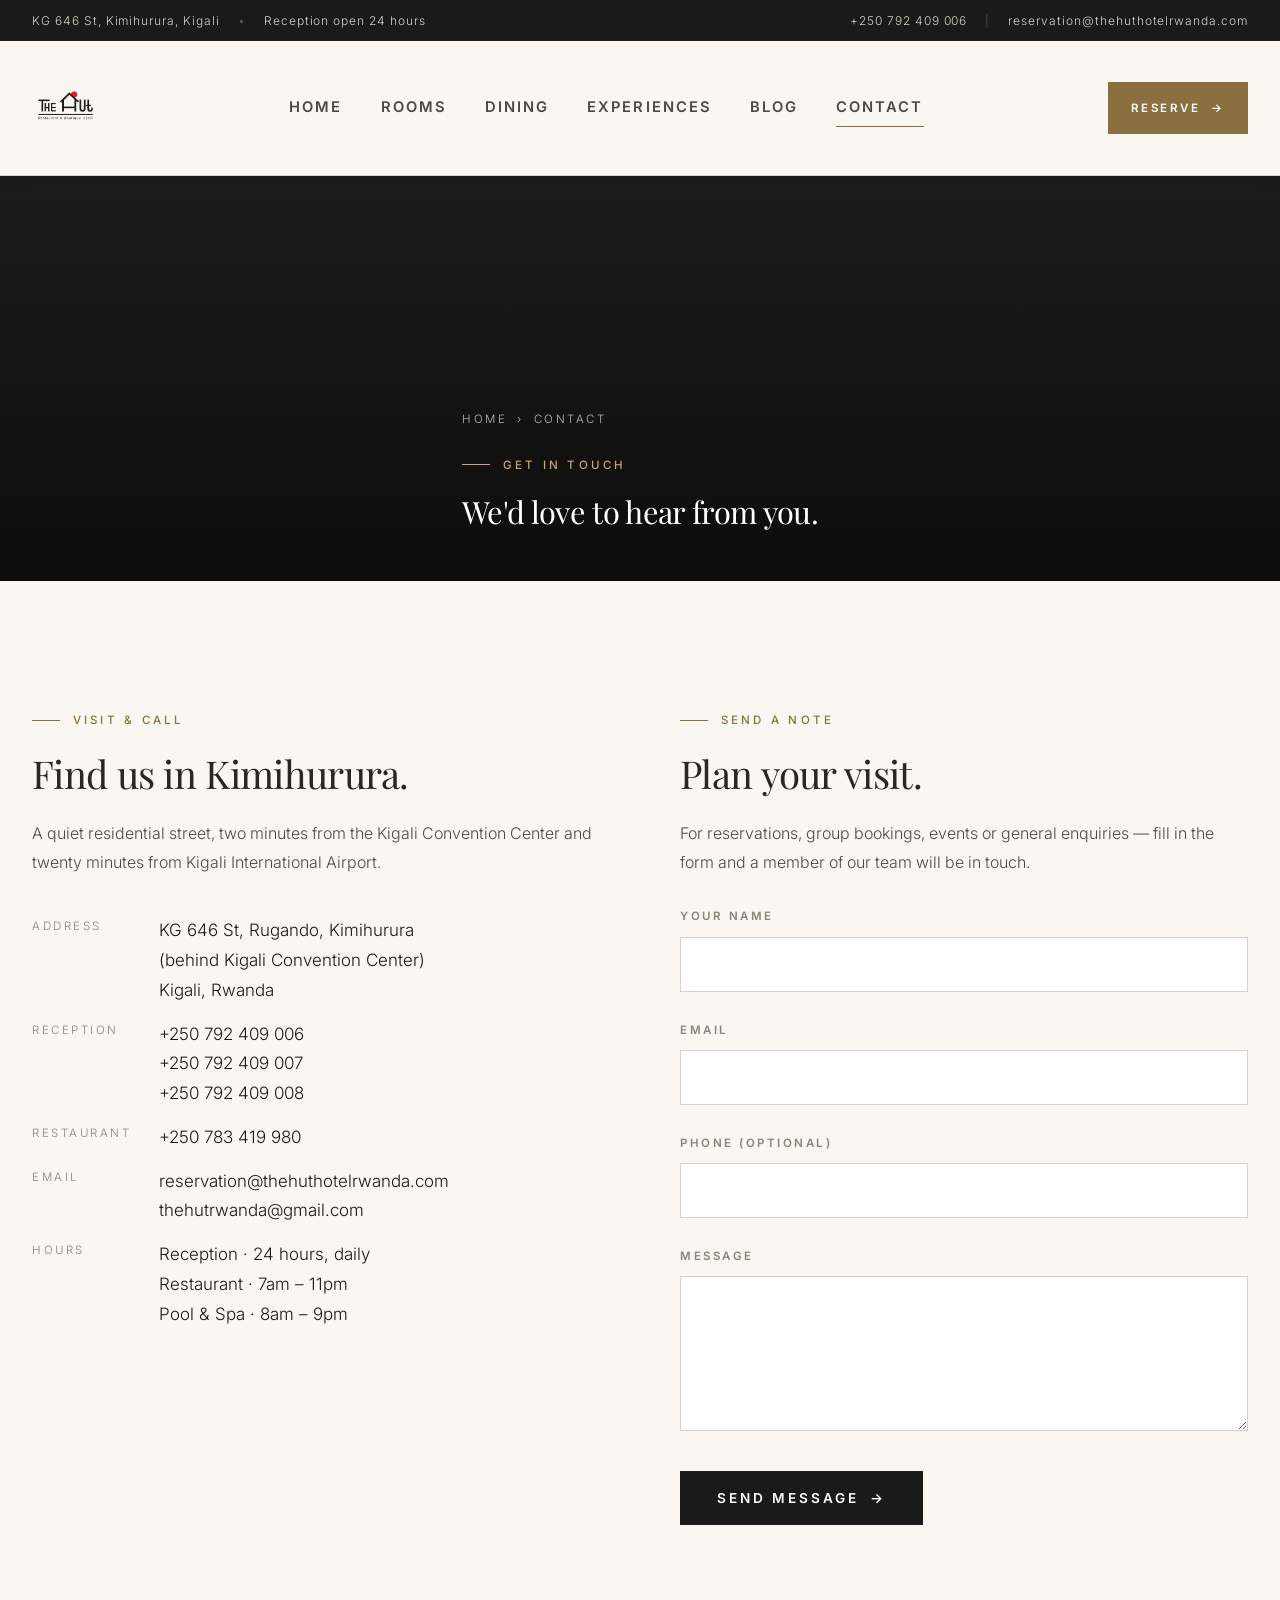
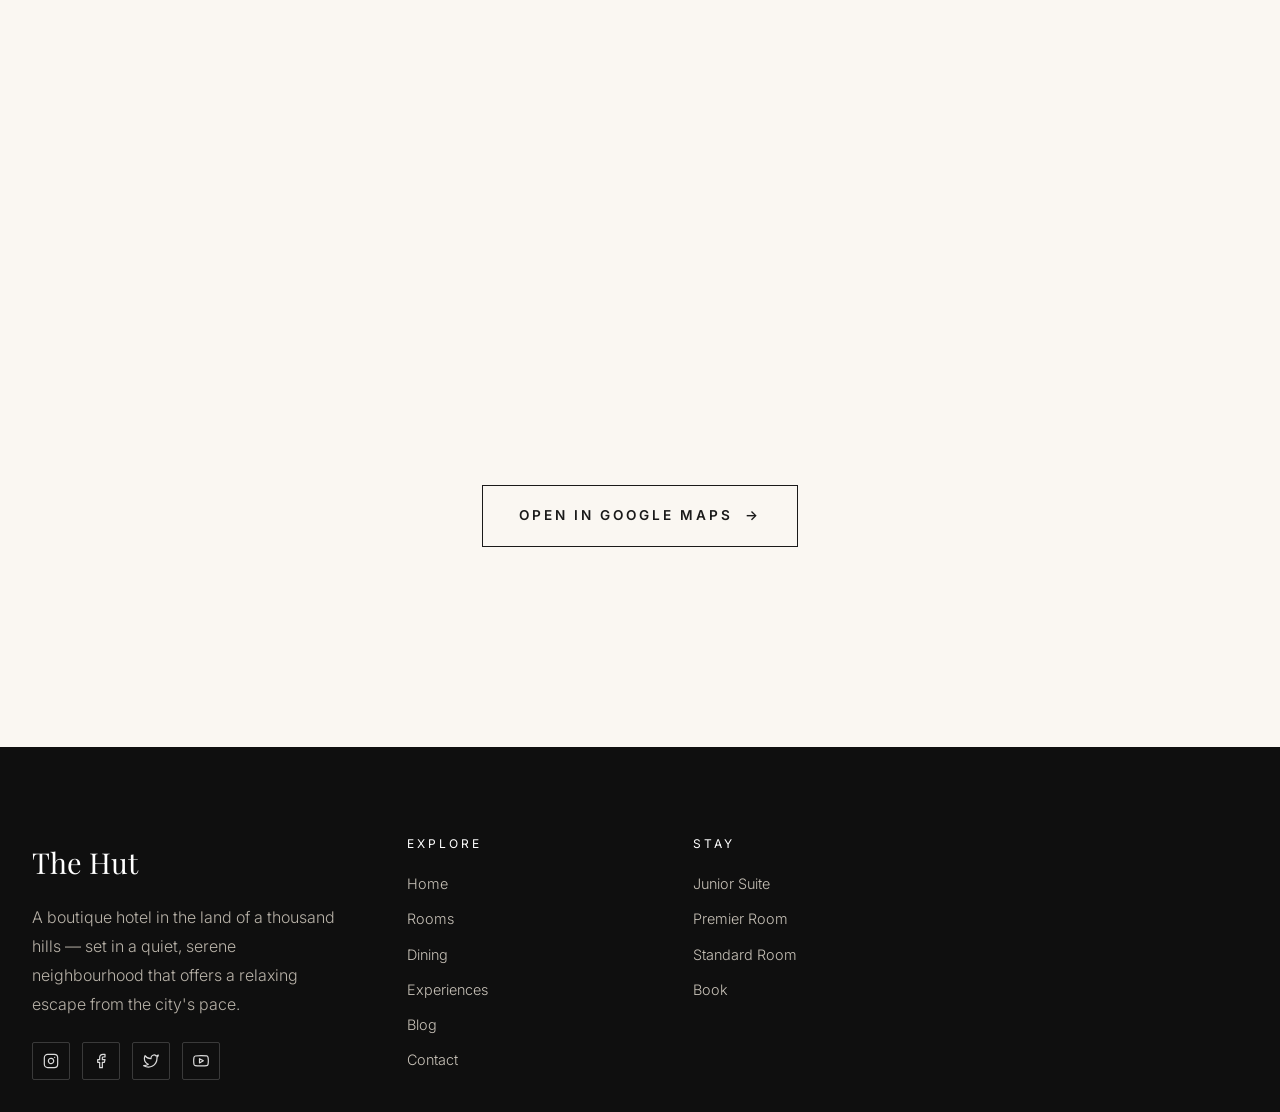
<file: contact.html>
<!DOCTYPE html>
<html lang="en">
<head>
<meta charset="UTF-8">
<meta name="viewport" content="width=device-width, initial-scale=1.0">
<title>Contact — The Hut, Kigali</title>
<meta name="description" content="Get in touch with The Hut Boutique Hotel in Kimihurura, Kigali.">
<link rel="preconnect" href="https://fonts.googleapis.com">
<link rel="preconnect" href="https://fonts.gstatic.com" crossorigin>
<link href="https://fonts.googleapis.com/css2?family=Playfair+Display:ital,wght@0,400;0,500;0,600;0,700;0,800;0,900;1,400;1,500;1,600;1,700&family=Inter:wght@300;400;500;600;700&display=swap" rel="stylesheet">
<link rel="icon" type="image/png" href="logo.png">
<link rel="apple-touch-icon" href="logo.png">
<meta name="theme-color" content="#8b6f3f">
<!-- Open Graph -->
<meta property="og:type" content="website">
<meta property="og:site_name" content="The Hut Boutique Hotel">
<meta property="og:title" content="Contact — The Hut, Kigali">
<meta property="og:description" content="Visit, call or write — The Hut Boutique Hotel in Kimihurura, Kigali. Reception open 24 hours.">
<meta property="og:url" content="https://ayaanveerencheri-design.github.io/THEHUTHOTEL/contact.html">
<meta property="og:image" content="https://thehuthotelrwanda.com/wp-content/uploads/2025/10/WhatsApp-Image-2025-10-03-at-09.39.47.jpeg">
<meta property="og:image:width" content="1200">
<meta property="og:image:height" content="630">
<meta property="og:locale" content="en_US">
<!-- Twitter Card -->
<meta name="twitter:card" content="summary_large_image">
<meta name="twitter:title" content="Contact — The Hut, Kigali">
<meta name="twitter:description" content="Visit, call or write — The Hut Boutique Hotel in Kimihurura, Kigali. Reception open 24 hours.">
<meta name="twitter:image" content="https://thehuthotelrwanda.com/wp-content/uploads/2025/10/WhatsApp-Image-2025-10-03-at-09.39.47.jpeg">
<link rel="canonical" href="https://ayaanveerencheri-design.github.io/THEHUTHOTEL/contact.html">
<link rel="stylesheet" href="styles.css">
</head>
<body>

<div class="sticky-stack">
<div class="utility">
  <div class="container">
    <div>KG 646 St, Kimihurura, Kigali <span class="sep">•</span> Reception open 24 hours</div>
    <div><a href="tel:+250792409006">+250 792 409 006</a> <span class="sep">|</span> <a href="mailto:reservation@thehuthotelrwanda.com">reservation@thehuthotelrwanda.com</a></div>
  </div>
</div>

<header class="site-header">
  <div class="container">
    <a href="index.html" class="brand" aria-label="The Hut · Restaurant & Boutique Hotel"><img src="logo.png" alt="The Hut · Restaurant & Boutique Hotel" onerror="this.outerHTML='<span class=&quot;brand-text&quot;>The Hut<small>Boutique Hotel · Kigali</small></span>'"></a>
    <button class="menu-toggle" aria-label="Open menu" aria-expanded="false" aria-controls="primary-nav"><span></span><span></span><span></span></button>
    <nav class="nav" id="primary-nav">
      <a href="index.html">Home</a>
      <a href="rooms.html">Rooms</a>
      <a href="dining.html">Dining</a>
      <a href="experiences.html">Experiences</a>
      <a href="blog.html">Blog</a>
      <a href="contact.html" class="active">Contact</a>
    <div class="nav__reserve"><a href="index.html#book" class="btn btn--gold">Reserve <span class="arrow">→</span></a></div></nav>
    <a href="index.html#book" class="btn btn--gold book-cta">Reserve <span class="arrow">→</span></a>
  </div>
</header>
</div>
<div class="menu-backdrop" aria-hidden="true"></div>

<section class="page-hero" style="background-image:url('https://thehuthotelrwanda.com/wp-content/uploads/2025/10/WhatsApp-Image-2025-10-03-at-09.39.47.jpeg');">
  <div class="container">
    <div class="crumbs"><a href="index.html">Home</a><span class="sep">›</span>Contact</div>
    <span class="eyebrow">Get in touch</span>
    <h1>We'd love to hear from you.</h1>
  </div>
</section>

<section>
  <div class="container contact-grid">
    <div class="contact-info">
      <span class="eyebrow">Visit & call</span>
      <h2>Find us in Kimihurura.</h2>
      <p>A quiet residential street, two minutes from the Kigali Convention Center and twenty minutes from Kigali International Airport.</p>

      <dl style="margin-top: 40px;">
        <dt>Address</dt>
        <dd>KG 646 St, Rugando, Kimihurura<br>(behind Kigali Convention Center)<br>Kigali, Rwanda</dd>

        <dt>Reception</dt>
        <dd><a href="tel:+250792409006">+250 792 409 006</a><br><a href="tel:+250792409007">+250 792 409 007</a><br><a href="tel:+250792409008">+250 792 409 008</a></dd>

        <dt>Restaurant</dt>
        <dd><a href="tel:+250783419980">+250 783 419 980</a></dd>

        <dt>Email</dt>
        <dd><a href="mailto:reservation@thehuthotelrwanda.com">reservation@thehuthotelrwanda.com</a><br><a href="mailto:thehutrwanda@gmail.com">thehutrwanda@gmail.com</a></dd>

        <dt>Hours</dt>
        <dd>Reception · 24 hours, daily<br>Restaurant · 7am – 11pm<br>Pool & Spa · 8am – 9pm</dd>
      </dl>
    </div>

    <form class="contact-form" action="https://formsubmit.co/reservation@thehuthotelrwanda.com" method="POST">
      <input type="hidden" name="_subject" value="New enquiry from The Hut website">
      <input type="hidden" name="_next" value="https://ayaanveerencheri-design.github.io/THEHUTHOTEL/contact.html?sent=1">
      <input type="hidden" name="_captcha" value="true">
      <span class="eyebrow">Send a note</span>
      <h2>Plan your visit.</h2>
      <p>For reservations, group bookings, events or general enquiries — fill in the form and a member of our team will be in touch.</p>

      <div class="field" style="margin-top:30px;">
        <label for="contact-name">Your name</label>
        <input id="contact-name" name="name" type="text" autocomplete="name" required>
      </div>
      <div class="field"><label for="contact-email">Email</label><input id="contact-email" name="email" type="email" autocomplete="email" required></div>
      <div class="field"><label for="contact-phone">Phone (optional)</label><input id="contact-phone" name="phone" type="tel" autocomplete="tel"></div>
      <div class="field"><label for="contact-message">Message</label><textarea id="contact-message" name="message" rows="5" required></textarea></div>
      <button type="submit" class="btn">Send message <span class="arrow">→</span></button>
    </form>
  </div>
</section>

<section style="padding-top:0;">
  <div class="container">
    <iframe
      src="https://www.google.com/maps/embed?pb=!1m18!1m12!1m3!1d1991.0!2d30.0904!3d-1.9536!2m3!1f0!2f0!3f0!3m2!1i1024!2i768!4f13.1!3m3!1m2!1s0x0%3A0x0!2sThe%20Hut%20Boutique%20Hotel%20Kigali!5e0!3m2!1sen!2srw!4v1700000000000"
      style="width:100%; height:420px; border:0; display:block;"
      allowfullscreen=""
      loading="lazy"
      referrerpolicy="no-referrer-when-downgrade"
      title="The Hut Boutique Hotel location on map"></iframe>
    <div style="text-align:center; margin-top:20px;">
      <a href="https://maps.google.com/?q=The+Hut+Hotel+Kigali" target="_blank" rel="noopener" class="btn btn--ghost">Open in Google Maps <span class="arrow">→</span></a>
    </div>
  </div>
</section>

<nav class="floating-bar" aria-label="Quick contact">
  <a href="tel:+250792409006" aria-label="Call The Hut">
    <svg viewBox="0 0 24 24" fill="none" stroke="currentColor" stroke-width="2" stroke-linecap="round" stroke-linejoin="round"><path d="M22 16.92v3a2 2 0 0 1-2.18 2 19.79 19.79 0 0 1-8.63-3.07 19.5 19.5 0 0 1-6-6 19.79 19.79 0 0 1-3.07-8.67A2 2 0 0 1 4.11 2h3a2 2 0 0 1 2 1.72 12.84 12.84 0 0 0 .7 2.81 2 2 0 0 1-.45 2.11L8.09 9.91a16 16 0 0 0 6 6l1.27-1.27a2 2 0 0 1 2.11-.45 12.84 12.84 0 0 0 2.81.7A2 2 0 0 1 22 16.92z"/></svg>
    Call
  </a>
  <a href="https://wa.me/250792409006" target="_blank" rel="noopener" aria-label="Message The Hut on WhatsApp">
    <svg viewBox="0 0 24 24" fill="currentColor"><path d="M17.6 6.31A7.85 7.85 0 0 0 12.05 4a7.94 7.94 0 0 0-6.76 12.1L4 21l5-1.31a7.93 7.93 0 0 0 3.07.78h0a7.94 7.94 0 0 0 6.74-12.16zm-5.53 12.2h0a6.6 6.6 0 0 1-3.36-.92l-.24-.14-2.5.65.67-2.43-.16-.25a6.6 6.6 0 0 1 5.6-10.1 6.55 6.55 0 0 1 4.67 1.94 6.55 6.55 0 0 1 1.93 4.67 6.61 6.61 0 0 1-6.61 6.58zm3.62-4.93c-.2-.1-1.18-.58-1.36-.65s-.32-.1-.45.1-.51.65-.63.79-.23.15-.43.05a5.42 5.42 0 0 1-1.6-1 6 6 0 0 1-1.11-1.38c-.12-.2 0-.31.09-.41s.2-.23.3-.35a1.32 1.32 0 0 0 .2-.33.36.36 0 0 0 0-.35c-.05-.1-.45-1.09-.62-1.49s-.33-.34-.45-.34h-.39a.74.74 0 0 0-.54.25 2.27 2.27 0 0 0-.7 1.69 3.93 3.93 0 0 0 .83 2.1 9 9 0 0 0 3.47 3.07c.49.2.87.32 1.17.41a2.83 2.83 0 0 0 1.29.08 2.13 2.13 0 0 0 1.38-1 1.71 1.71 0 0 0 .12-1c-.04-.1-.18-.16-.38-.25z"/></svg>
    WhatsApp
  </a>
  <a href="index.html#book" aria-label="Book your stay">Book</a>
</nav>

<footer class="site-footer" style="margin-top:80px;">
  <div class="container">
    <div class="footer__grid">
      <div>
        <div class="footer__brand">The Hut</div>
        <p>A boutique hotel in the land of a thousand hills — set in a quiet, serene neighbourhood that offers a relaxing escape from the city's pace.</p>
        <div class="socials"><a href="https://www.instagram.com/thehuthotelrwanda" target="_blank" rel="noopener" aria-label="The Hut on Instagram"><svg width="16" height="16" viewBox="0 0 24 24" fill="none" stroke="currentColor" stroke-width="1.8" stroke-linecap="round" stroke-linejoin="round"><rect x="2" y="2" width="20" height="20" rx="5" ry="5"/><path d="M16 11.37A4 4 0 1 1 12.63 8 4 4 0 0 1 16 11.37z"/><line x1="17.5" y1="6.5" x2="17.51" y2="6.5"/></svg></a><a href="https://www.facebook.com/thehuthotelrwanda" target="_blank" rel="noopener" aria-label="The Hut on Facebook"><svg width="16" height="16" viewBox="0 0 24 24" fill="none" stroke="currentColor" stroke-width="1.8" stroke-linecap="round" stroke-linejoin="round"><path d="M18 2h-3a5 5 0 0 0-5 5v3H7v4h3v8h4v-8h3l1-4h-4V7a1 1 0 0 1 1-1h3z"/></svg></a><a href="https://twitter.com/thehuthotel" target="_blank" rel="noopener" aria-label="The Hut on Twitter"><svg width="16" height="16" viewBox="0 0 24 24" fill="none" stroke="currentColor" stroke-width="1.8" stroke-linecap="round" stroke-linejoin="round"><path d="M23 3a10.9 10.9 0 0 1-3.14 1.53 4.48 4.48 0 0 0-7.86 3v1A10.66 10.66 0 0 1 3 4s-4 9 5 13a11.64 11.64 0 0 1-7 2c9 5 20 0 20-11.5a4.5 4.5 0 0 0-.08-.83A7.72 7.72 0 0 0 23 3z"/></svg></a><a href="https://www.youtube.com/@thehuthotelrwanda" target="_blank" rel="noopener" aria-label="The Hut on YouTube"><svg width="16" height="16" viewBox="0 0 24 24" fill="none" stroke="currentColor" stroke-width="1.8" stroke-linecap="round" stroke-linejoin="round"><path d="M22.54 6.42a2.78 2.78 0 0 0-1.94-2C18.88 4 12 4 12 4s-6.88 0-8.6.46a2.78 2.78 0 0 0-1.94 2A29 29 0 0 0 1 11.75a29 29 0 0 0 .46 5.33A2.78 2.78 0 0 0 3.4 19c1.72.46 8.6.46 8.6.46s6.88 0 8.6-.46a2.78 2.78 0 0 0 1.94-2 29 29 0 0 0 .46-5.25 29 29 0 0 0-.46-5.33z"/><polygon points="9.75 15.02 15.5 11.75 9.75 8.48 9.75 15.02"/></svg></a></div>
      </div>
      <div><h4>Explore</h4><ul><li><a href="index.html">Home</a></li><li><a href="rooms.html">Rooms</a></li><li><a href="dining.html">Dining</a></li><li><a href="experiences.html">Experiences</a></li><li><a href="blog.html">Blog</a></li><li><a href="contact.html">Contact</a></li></ul></div>
      <div><h4>Stay</h4><ul><li><a href="room-junior-suite.html">Junior Suite</a></li><li><a href="room-premier.html">Premier Room</a></li><li><a href="room-standard.html">Standard Room</a></li><li><a href="index.html#book">Book
</file>
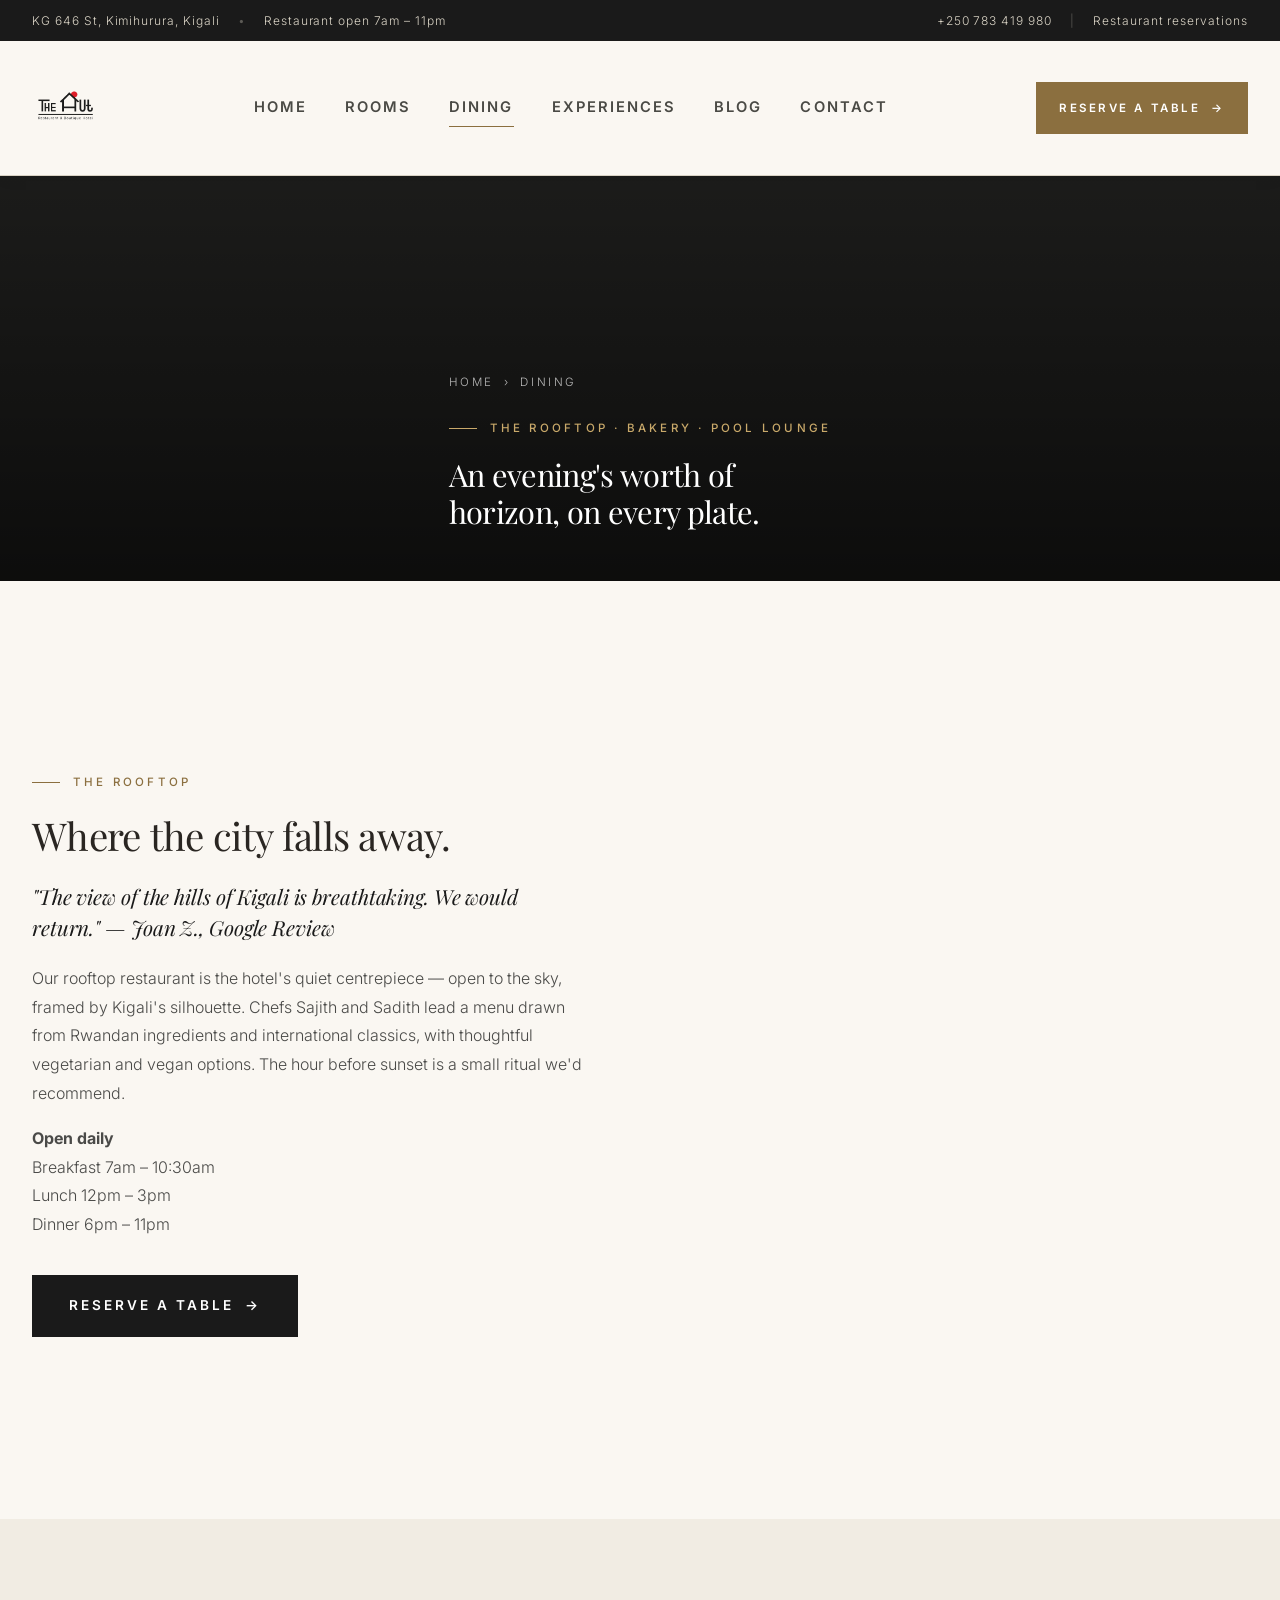
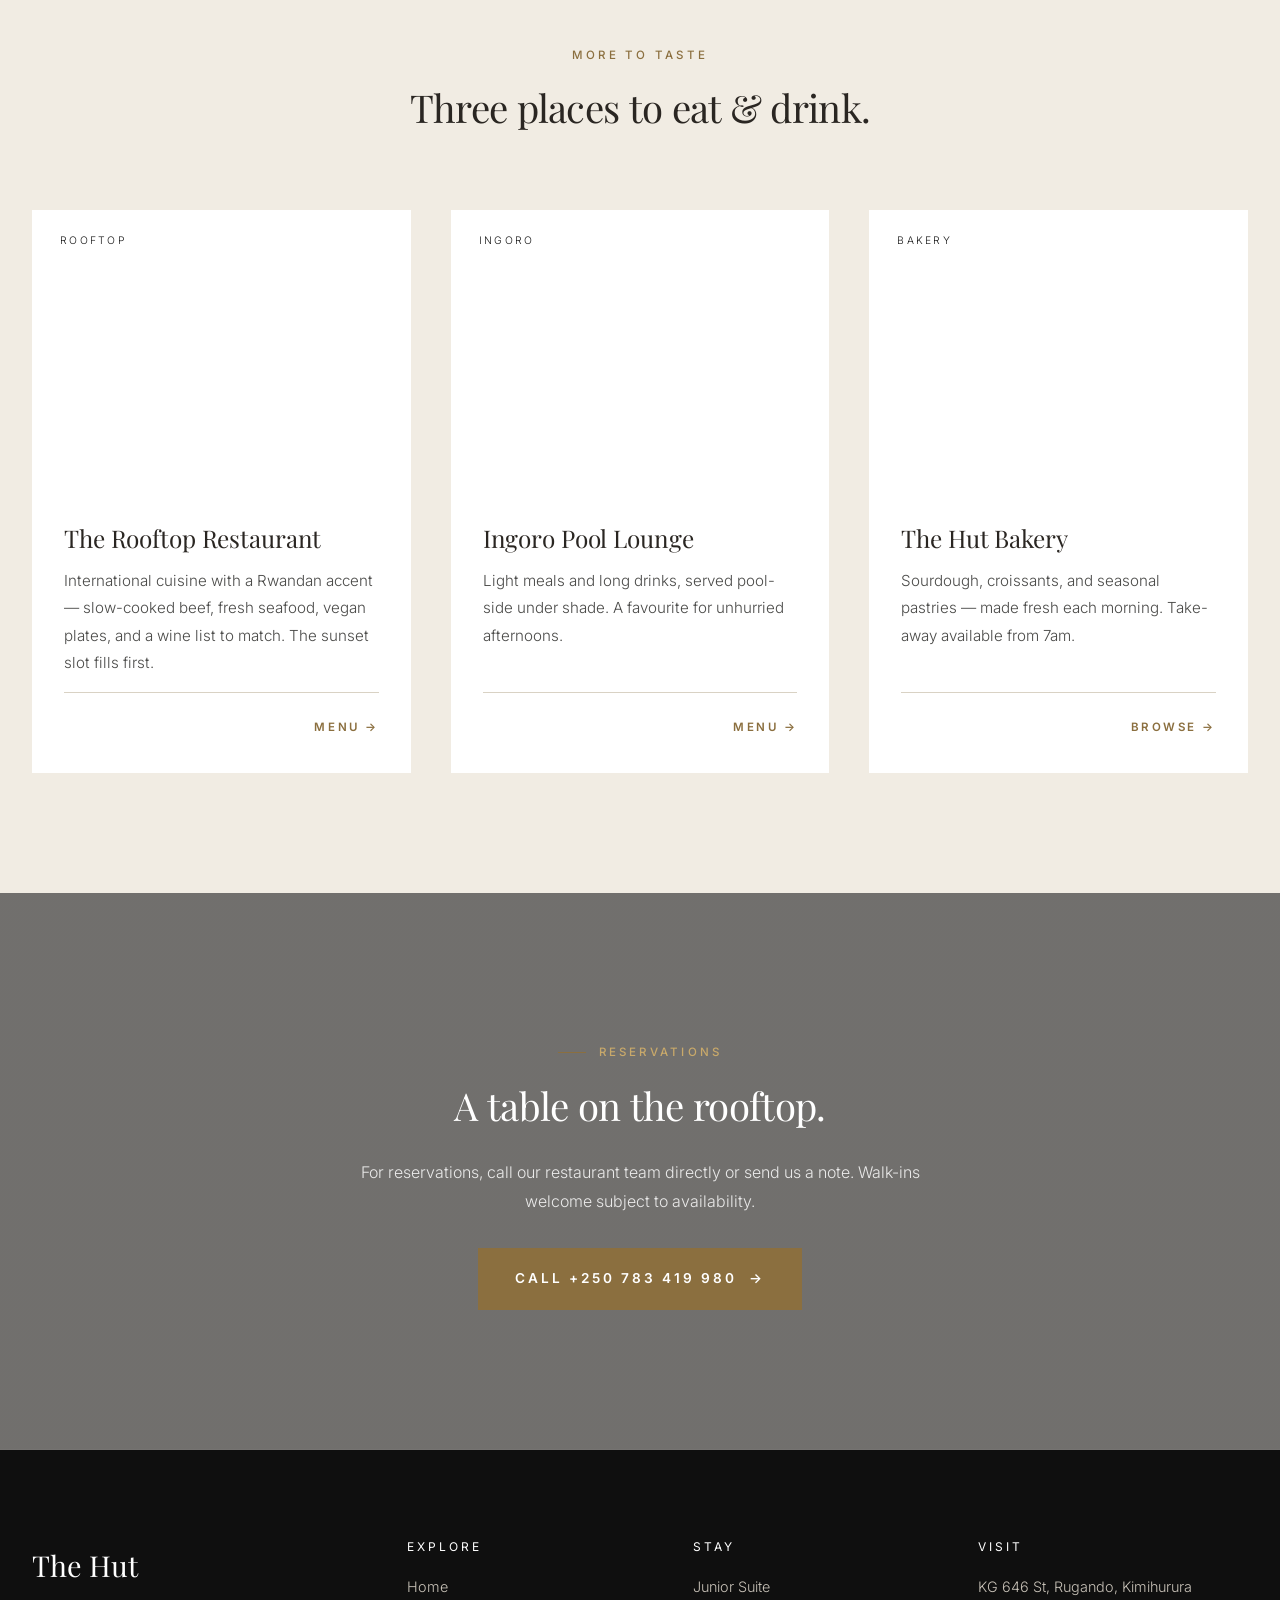
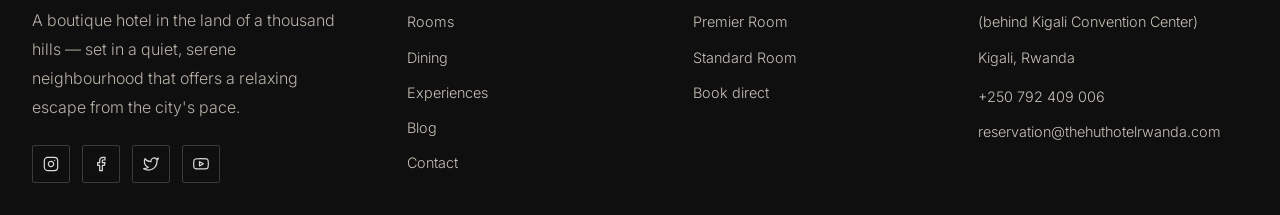
<file: dining.html>
<!DOCTYPE html>
<html lang="en">
<head>
<meta charset="UTF-8">
<meta name="viewport" content="width=device-width, initial-scale=1.0">
<title>Dining — The Hut Rooftop, Kigali</title>
<meta name="description" content="The Hut's rooftop restaurant — panoramic views over Kigali, Rwandan ingredients and international classics.">
<link rel="preconnect" href="https://fonts.googleapis.com">
<link rel="preconnect" href="https://fonts.gstatic.com" crossorigin>
<link href="https://fonts.googleapis.com/css2?family=Playfair+Display:ital,wght@0,400;0,500;0,600;0,700;0,800;0,900;1,400;1,500;1,600;1,700&family=Inter:wght@300;400;500;600;700&display=swap" rel="stylesheet">
<link rel="icon" type="image/png" href="logo.png">
<link rel="apple-touch-icon" href="logo.png">
<meta name="theme-color" content="#8b6f3f">
<!-- Open Graph -->
<meta property="og:type" content="website">
<meta property="og:site_name" content="The Hut Boutique Hotel">
<meta property="og:title" content="Dining — The Hut Rooftop, Kigali">
<meta property="og:description" content="Our rooftop restaurant in Kigali — international cuisine with Rwandan flair, plus the Ingoro Pool Lounge and Hut Bakery.">
<meta property="og:url" content="https://ayaanveerencheri-design.github.io/THEHUTHOTEL/dining.html">
<meta property="og:image" content="https://thehuthotelrwanda.com/wp-content/uploads/2025/10/WhatsApp-Image-2025-10-03-at-09.39.47.jpeg">
<meta property="og:image:width" content="1200">
<meta property="og:image:height" content="630">
<meta property="og:locale" content="en_US">
<!-- Twitter Card -->
<meta name="twitter:card" content="summary_large_image">
<meta name="twitter:title" content="Dining — The Hut Rooftop, Kigali">
<meta name="twitter:description" content="Our rooftop restaurant in Kigali — international cuisine with Rwandan flair, plus the Ingoro Pool Lounge and Hut Bakery.">
<meta name="twitter:image" content="https://thehuthotelrwanda.com/wp-content/uploads/2025/10/WhatsApp-Image-2025-10-03-at-09.39.47.jpeg">
<link rel="canonical" href="https://ayaanveerencheri-design.github.io/THEHUTHOTEL/dining.html">
<link rel="stylesheet" href="styles.css">
</head>
<body>

<div class="sticky-stack">
<div class="utility">
  <div class="container">
    <div>KG 646 St, Kimihurura, Kigali <span class="sep">•</span> Restaurant open 7am – 11pm</div>
    <div><a href="tel:+250783419980">+250 783 419 980</a> <span class="sep">|</span> Restaurant reservations</div>
  </div>
</div>

<header class="site-header">
  <div class="container">
    <a href="index.html" class="brand" aria-label="The Hut · Restaurant & Boutique Hotel"><img src="logo.png" alt="The Hut · Restaurant & Boutique Hotel" onerror="this.outerHTML='<span class=&quot;brand-text&quot;>The Hut<small>Boutique Hotel · Kigali</small></span>'"></a>
    <button class="menu-toggle" aria-label="Open menu" aria-expanded="false" aria-controls="primary-nav"><span></span><span></span><span></span></button>
    <nav class="nav" id="primary-nav">
      <a href="index.html">Home</a>
      <a href="rooms.html">Rooms</a>
      <a href="dining.html" class="active">Dining</a>
      <a href="experiences.html">Experiences</a>
      <a href="blog.html">Blog</a>
      <a href="contact.html">Contact</a>
    <div class="nav__reserve"><a href="index.html#book" class="btn btn--gold">Reserve <span class="arrow">→</span></a></div></nav>
    <a href="#reserve" class="btn btn--gold book-cta">Reserve a table <span class="arrow">→</span></a>
  </div>
</header>
</div>
<div class="menu-backdrop" aria-hidden="true"></div>

<section class="page-hero" style="background-image:url('https://thehuthotelrwanda.com/wp-content/uploads/2026/04/DSC00540-scaled.jpg');">
  <div class="container">
    <div class="crumbs"><a href="index.html">Home</a><span class="sep">›</span>Dining</div>
    <span class="eyebrow">The Rooftop · Bakery · Pool Lounge</span>
    <h1>An evening's worth of horizon, on every plate.</h1>
  </div>
</section>

<section>
  <div class="container intro__grid">
    <div>
      <span class="eyebrow">The Rooftop</span>
      <h2>Where the city falls away.</h2>
      <p class="lead" style="font-family:var(--serif);font-size:1.3rem;color:var(--ink);font-style:italic;">"The view of the hills of Kigali is breathtaking. We would return." — Joan Z., Google Review</p>
      <p>Our rooftop restaurant is the hotel's quiet centrepiece — open to the sky, framed by Kigali's silhouette. Chefs Sajith and Sadith lead a menu drawn from Rwandan ingredients and international classics, with thoughtful vegetarian and vegan options. The hour before sunset is a small ritual we'd recommend.</p>
      <p><strong>Open daily</strong><br>Breakfast 7am – 10:30am <br>Lunch 12pm – 3pm <br>Dinner 6pm – 11pm</p>
      <a href="#reserve" class="btn" style="margin-top:20px;">Reserve a table <span class="arrow">→</span></a>
    </div>
    <div class="intro__media" style="background-image:url('https://thehuthotelrwanda.com/wp-content/uploads/2026/04/DSC00540-scaled.jpg');"></div>
  </div>
</section>

<section class="rooms">
  <div class="container">
    <div class="section-head">
      <span class="eyebrow">More to taste</span>
      <h2>Three places to eat & drink.</h2>
    </div>

    <div class="rooms__grid">
      <article class="room-card">
        <div class="room-card__img" data-count="Rooftop" style="background-image:url('https://thehuthotelrwanda.com/wp-content/uploads/2026/04/DSC00540-scaled.jpg');"></div>
        <div class="room-card__body">
          <h3>The Rooftop Restaurant</h3>
          <p>International cuisine with a Rwandan accent — slow-cooked beef, fresh seafood, vegan plates, and a wine list to match. The sunset slot fills first.</p>
          <div class="room-card__foot"><a href="#" class="room-card__link">Menu →</a></div>
        </div>
      </article>

      <article class="room-card">
        <div class="room-card__img" data-count="Ingoro" style="background-image:url('https://thehuthotelrwanda.com/wp-content/uploads/2026/05/Untitled-design-34.png');"></div>
        <div class="room-card__body">
          <h3>Ingoro Pool Lounge</h3>
          <p>Light meals and long drinks, served pool-side under shade. A favourite for unhurried afternoons.</p>
          <div class="room-card__foot"><a href="#" class="room-card__link">Menu →</a></div>
        </div>
      </article>

      <article class="room-card">
        <div class="room-card__img" data-count="Bakery" style="background-image:url('https://thehuthotelrwanda.com/wp-content/uploads/2026/04/Untitled-design-19.png');"></div>
        <div class="room-card__body">
          <h3>The Hut Bakery</h3>
          <p>Sourdough, croissants, and seasonal pastries — made fresh each morning. Take-away available from 7am.</p>
          <div class="room-card__foot"><a href="#" class="room-card__link">Browse →</a></div>
        </div>
      </article>
    </div>
  </div>
</section>

<section id="reserve" class="cta-strip">
  <div class="container">
    <span class="eyebrow" style="color:var(--gold);">Reservations</span>
    <h2>A table on the rooftop.</h2>
    <p>For reservations, call our restaurant team directly or send us a note. Walk-ins welcome subject to availability.</p>
    <a href="tel:+250783419980" class="btn btn--gold">Call +250 783 419 980 <span class="arrow">→</span></a>
  </div>
</section>

<nav class="floating-bar" aria-label="Quick contact">
  <a href="tel:+250792409006" aria-label="Call The Hut">
    <svg viewBox="0 0 24 24" fill="none" stroke="currentColor" stroke-width="2" stroke-linecap="round" stroke-linejoin="round"><path d="M22 16.92v3a2 2 0 0 1-2.18 2 19.79 19.79 0 0 1-8.63-3.07 19.5 19.5 0 0 1-6-6 19.79 19.79 0 0 1-3.07-8.67A2 2 0 0 1 4.11 2h3a2 2 0 0 1 2 1.72 12.84 12.84 0 0 0 .7 2.81 2 2 0 0 1-.45 2.11L8.09 9.91a16 16 0 0 0 6 6l1.27-1.27a2 2 0 0 1 2.11-.45 12.84 12.84 0 0 0 2.81.7A2 2 0 0 1 22 16.92z"/></svg>
    Call
  </a>
  <a href="https://wa.me/250792409006" target="_blank" rel="noopener" aria-label="Message The Hut on WhatsApp">
    <svg viewBox="0 0 24 24" fill="currentColor"><path d="M17.6 6.31A7.85 7.85 0 0 0 12.05 4a7.94 7.94 0 0 0-6.76 12.1L4 21l5-1.31a7.93 7.93 0 0 0 3.07.78h0a7.94 7.94 0 0 0 6.74-12.16zm-5.53 12.2h0a6.6 6.6 0 0 1-3.36-.92l-.24-.14-2.5.65.67-2.43-.16-.25a6.6 6.6 0 0 1 5.6-10.1 6.55 6.55 0 0 1 4.67 1.94 6.55 6.55 0 0 1 1.93 4.67 6.61 6.61 0 0 1-6.61 6.58zm3.62-4.93c-.2-.1-1.18-.58-1.36-.65s-.32-.1-.45.1-.51.65-.63.79-.23.15-.43.05a5.42 5.42 0 0 1-1.6-1 6 6 0 0 1-1.11-1.38c-.12-.2 0-.31.09-.41s.2-.23.3-.35a1.32 1.32 0 0 0 .2-.33.36.36 0 0 0 0-.35c-.05-.1-.45-1.09-.62-1.49s-.33-.34-.45-.34h-.39a.74.74 0 0 0-.54.25 2.27 2.27 0 0 0-.7 1.69 3.93 3.93 0 0 0 .83 2.1 9 9 0 0 0 3.47 3.07c.49.2.87.32 1.17.41a2.83 2.83 0 0 0 1.29.08 2.13 2.13 0 0 0 1.38-1 1.71 1.71 0 0 0 .12-1c-.04-.1-.18-.16-.38-.25z"/></svg>
    WhatsApp
  </a>
  <a href="index.html#book" aria-label="Book your stay">Book</a>
</nav>

<footer class="site-footer">
  <div class="container">
    <div class="footer__grid">
      <div>
        <div class="footer__brand">The Hut</div>
        <p>A boutique hotel in the land of a thousand hills — set in a quiet, serene neighbourhood that offers a relaxing escape from the city's pace.</p>
        <div class="socials"><a href="https://www.instagram.com/thehuthotelrwanda" target="_blank" rel="noopener" aria-label="The Hut on Instagram"><svg width="16" height="16" viewBox="0 0 24 24" fill="none" stroke="currentColor" stroke-width="1.8" stroke-linecap="round" stroke-linejoin="round"><rect x="2" y="2" width="20" height="20" rx="5" ry="5"/><path d="M16 11.37A4 4 0 1 1 12.63 8 4 4 0 0 1 16 11.37z"/><line x1="17.5" y1="6.5" x2="17.51" y2="6.5"/></svg></a><a href="https://www.facebook.com/thehuthotelrwanda" target="_blank" rel="noopener" aria-label="The Hut on Facebook"><svg width="16" height="16" viewBox="0 0 24 24" fill="none" stroke="currentColor" stroke-width="1.8" stroke-linecap="round" stroke-linejoin="round"><path d="M18 2h-3a5 5 0 0 0-5 5v3H7v4h3v8h4v-8h3l1-4h-4V7a1 1 0 0 1 1-1h3z"/></svg></a><a href="https://twitter.com/thehuthotel" target="_blank" rel="noopener" aria-label="The Hut on Twitter"><svg width="16" height="16" viewBox="0 0 24 24" fill="none" stroke="currentColor" stroke-width="1.8" stroke-linecap="round" stroke-linejoin="round"><path d="M23 3a10.9 10.9 0 0 1-3.14 1.53 4.48 4.48 0 0 0-7.86 3v1A10.66 10.66 0 0 1 3 4s-4 9 5 13a11.64 11.64 0 0 1-7 2c9 5 20 0 20-11.5a4.5 4.5 0 0 0-.08-.83A7.72 7.72 0 0 0 23 3z"/></svg></a><a href="https://www.youtube.com/@thehuthotelrwanda" target="_blank" rel="noopener" aria-label="The Hut on YouTube"><svg width="16" height="16" viewBox="0 0 24 24" fill="none" stroke="currentColor" stroke-width="1.8" stroke-linecap="round" stroke-linejoin="round"><path d="M22.54 6.42a2.78 2.78 0 0 0-1.94-2C18.88 4 12 4 12 4s-6.88 0-8.6.46a2.78 2.78 0 0 0-1.94 2A29 29 0 0 0 1 11.75a29 29 0 0 0 .46 5.33A2.78 2.78 0 0 0 3.4 19c1.72.46 8.6.46 8.6.46s6.88 0 8.6-.46a2.78 2.78 0 0 0 1.94-2 29 29 0 0 0 .46-5.25 29 29 0 0 0-.46-5.33z"/><polygon points="9.75 15.02 15.5 11.75 9.75 8.48 9.75 15.02"/></svg></a></div>
      </div>
      <div><h4>Explore</h4><ul><li><a href="index.html">Home</a></li><li><a href="rooms.html">Rooms</a></li><li><a href="dining.html">Dining</a></li><li><a href="experiences.html">Experiences</a></li><li><a href="blog.html">Blog</a></li><li><a href="contact.html">Contact</a></li></ul></div>
      <div><h4>Stay</h4><ul><li><a href="room-junior-suite.html">Junior Suite</a></li><li><a href="room-premier.html">Premier Room</a></li><li><a href="room-standard.html">Standard Room</a></li><li><a href="index.html#book">Book direct</a></li></ul></div>
      <div><h4>Visit</h4><ul><li>KG 646 St, Rugando, Kimihurura</li><li>(behind Kigali Convention Center)</li><li>Kigali, Rwanda</li><li style="margin-top:14px;"><a href="tel:+250792409006">+250 792 409 006</a></li><li><a href="mailto:reservation@thehuthotelrwanda.com">reservation@thehuthotelrwanda.com</a></li></ul></div>
    </div
</file>
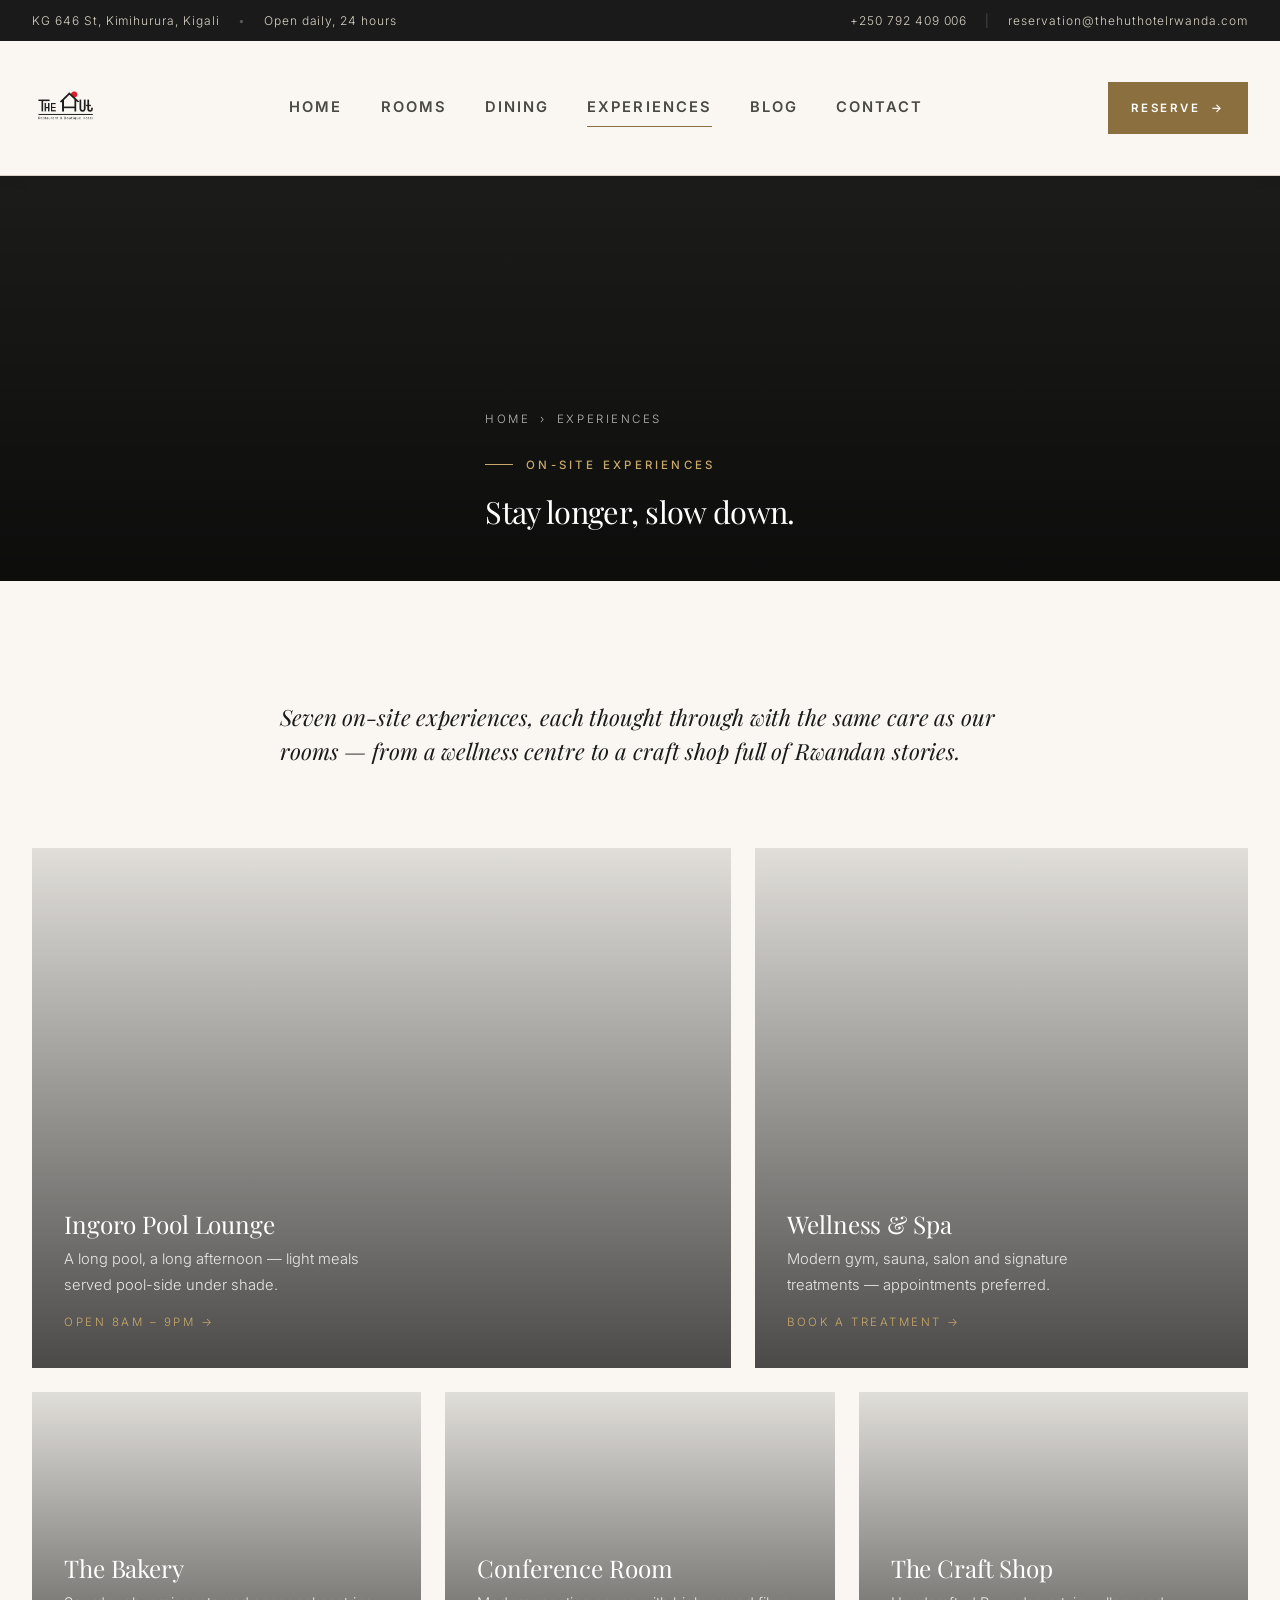
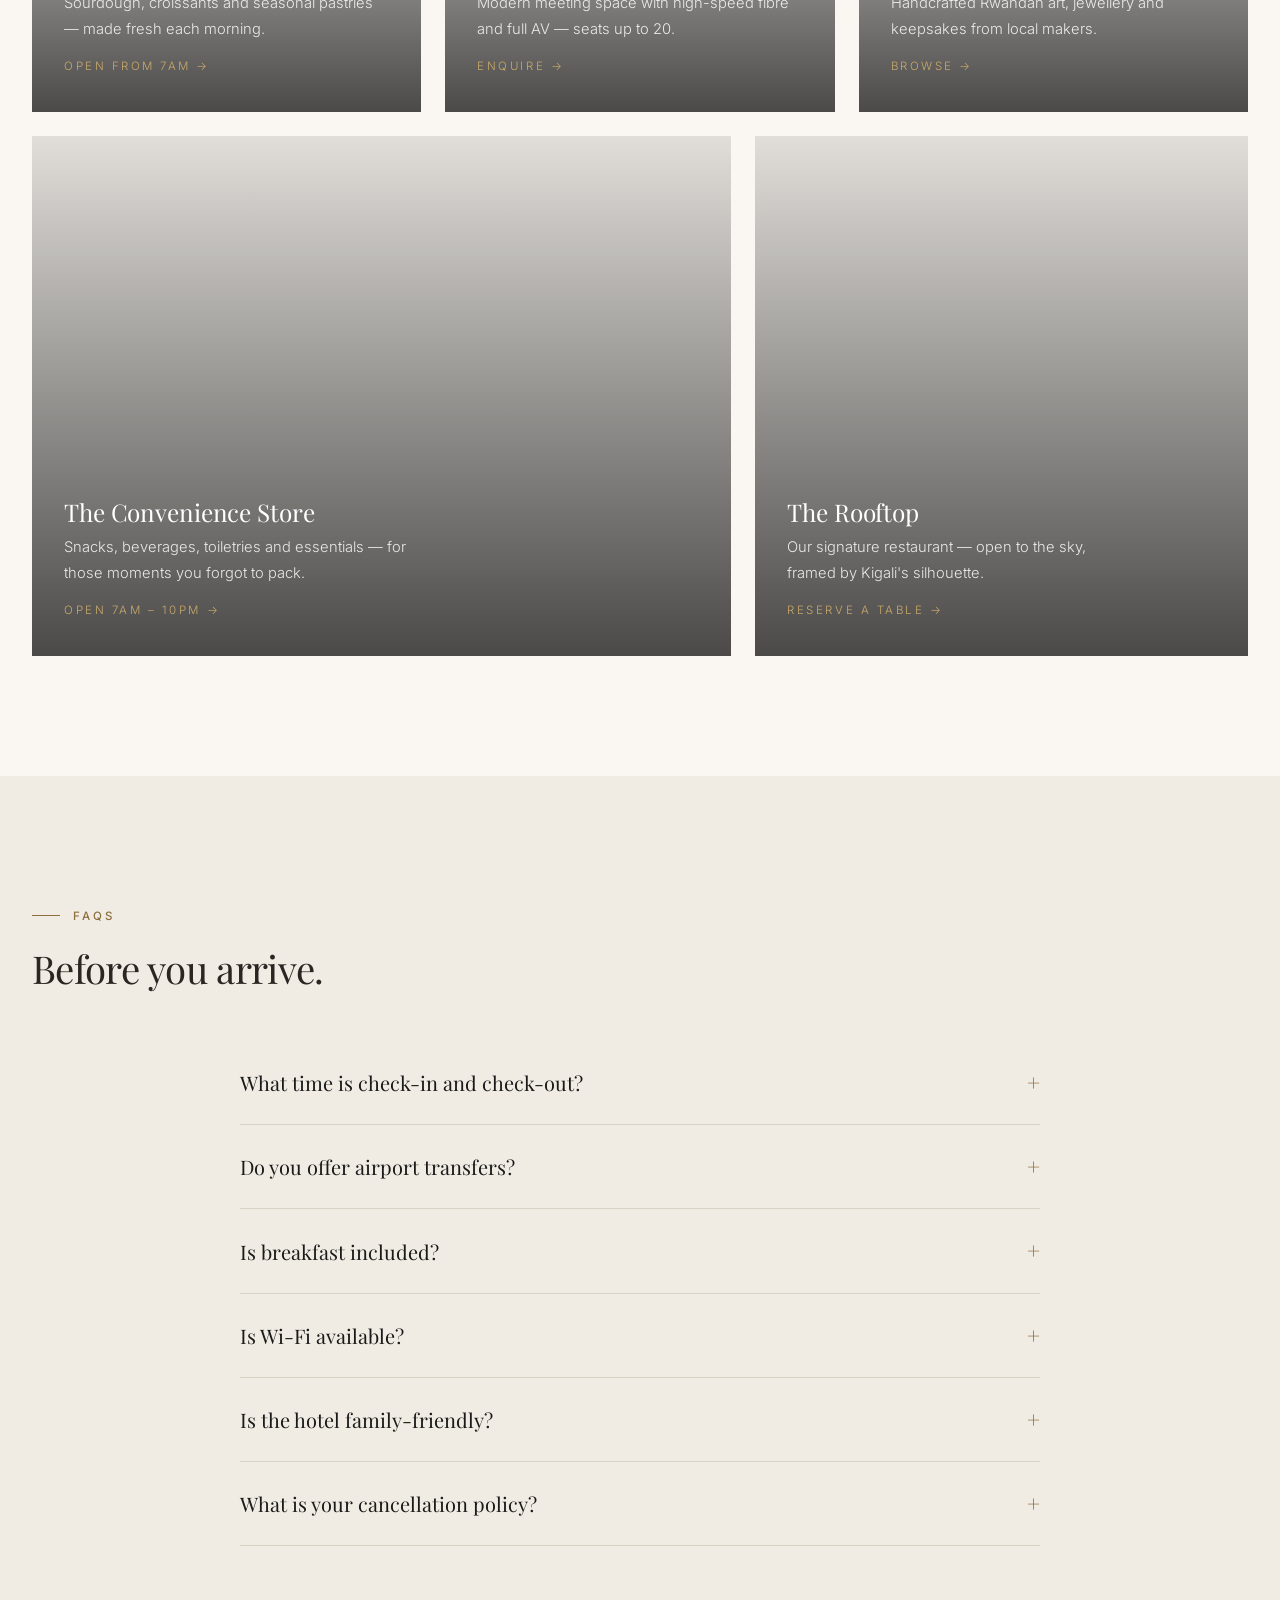
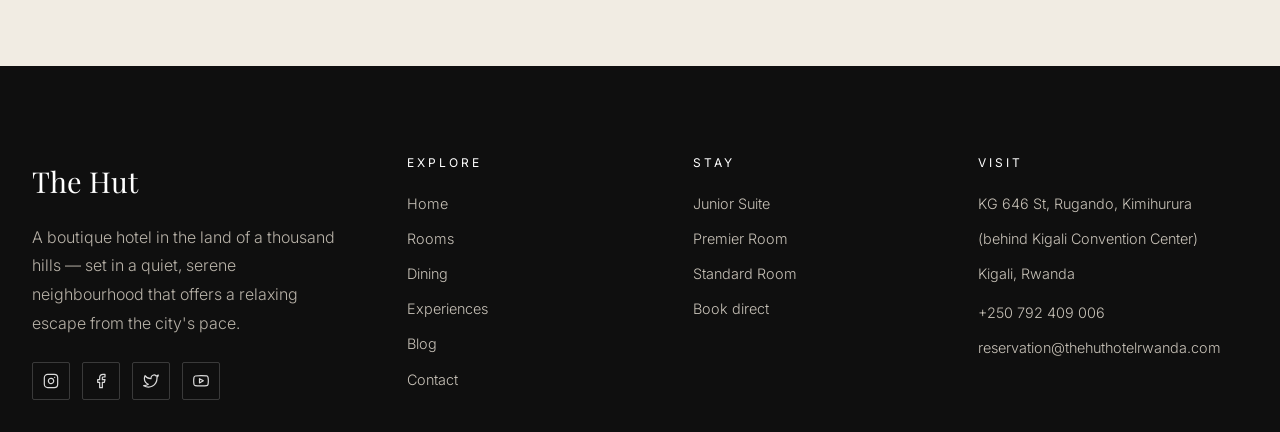
<file: experiences.html>
<!DOCTYPE html>
<html lang="en">
<head>
<meta charset="UTF-8">
<meta name="viewport" content="width=device-width, initial-scale=1.0">
<title>Experiences — The Hut, Kigali</title>
<meta name="description" content="From the rooftop and pool lounge to the wellness centre, bakery and craft shop — every detail considered.">
<link rel="preconnect" href="https://fonts.googleapis.com">
<link rel="preconnect" href="https://fonts.gstatic.com" crossorigin>
<link href="https://fonts.googleapis.com/css2?family=Playfair+Display:ital,wght@0,400;0,500;0,600;0,700;0,800;0,900;1,400;1,500;1,600;1,700&family=Inter:wght@300;400;500;600;700&display=swap" rel="stylesheet">
<link rel="icon" type="image/png" href="logo.png">
<link rel="apple-touch-icon" href="logo.png">
<meta name="theme-color" content="#8b6f3f">
<!-- Open Graph -->
<meta property="og:type" content="website">
<meta property="og:site_name" content="The Hut Boutique Hotel">
<meta property="og:title" content="Experiences — The Hut, Kigali">
<meta property="og:description" content="Seven on-site experiences — pool lounge, wellness centre, bakery, conference room, craft shop, convenience store, and rooftop.">
<meta property="og:url" content="https://ayaanveerencheri-design.github.io/THEHUTHOTEL/experiences.html">
<meta property="og:image" content="https://thehuthotelrwanda.com/wp-content/uploads/2025/10/WhatsApp-Image-2025-10-03-at-09.39.47.jpeg">
<meta property="og:image:width" content="1200">
<meta property="og:image:height" content="630">
<meta property="og:locale" content="en_US">
<!-- Twitter Card -->
<meta name="twitter:card" content="summary_large_image">
<meta name="twitter:title" content="Experiences — The Hut, Kigali">
<meta name="twitter:description" content="Seven on-site experiences — pool lounge, wellness centre, bakery, conference room, craft shop, convenience store, and rooftop.">
<meta name="twitter:image" content="https://thehuthotelrwanda.com/wp-content/uploads/2025/10/WhatsApp-Image-2025-10-03-at-09.39.47.jpeg">
<link rel="canonical" href="https://ayaanveerencheri-design.github.io/THEHUTHOTEL/experiences.html">
<link rel="stylesheet" href="styles.css">
</head>
<body>

<div class="sticky-stack">
<div class="utility">
  <div class="container">
    <div>KG 646 St, Kimihurura, Kigali <span class="sep">•</span> Open daily, 24 hours</div>
    <div><a href="tel:+250792409006">+250 792 409 006</a> <span class="sep">|</span> <a href="mailto:reservation@thehuthotelrwanda.com">reservation@thehuthotelrwanda.com</a></div>
  </div>
</div>

<header class="site-header">
  <div class="container">
    <a href="index.html" class="brand" aria-label="The Hut · Restaurant & Boutique Hotel"><img src="logo.png" alt="The Hut · Restaurant & Boutique Hotel" onerror="this.outerHTML='<span class=&quot;brand-text&quot;>The Hut<small>Boutique Hotel · Kigali</small></span>'"></a>
    <button class="menu-toggle" aria-label="Open menu" aria-expanded="false" aria-controls="primary-nav"><span></span><span></span><span></span></button>
    <nav class="nav" id="primary-nav">
      <a href="index.html">Home</a>
      <a href="rooms.html">Rooms</a>
      <a href="dining.html">Dining</a>
      <a href="experiences.html" class="active">Experiences</a>
      <a href="blog.html">Blog</a>
      <a href="contact.html">Contact</a>
    <div class="nav__reserve"><a href="index.html#book" class="btn btn--gold">Reserve <span class="arrow">→</span></a></div></nav>
    <a href="index.html#book" class="btn btn--gold book-cta">Reserve <span class="arrow">→</span></a>
  </div>
</header>
</div>
<div class="menu-backdrop" aria-hidden="true"></div>

<section class="page-hero" style="background-image:url('https://thehuthotelrwanda.com/wp-content/uploads/2026/04/DSC00540-scaled.jpg');">
  <div class="container">
    <div class="crumbs"><a href="index.html">Home</a><span class="sep">›</span>Experiences</div>
    <span class="eyebrow">On-Site Experiences</span>
    <h1>Stay longer, slow down.</h1>
  </div>
</section>

<section>
  <div class="container">
    <div class="prose" style="margin-bottom:80px;">
      <p class="lead">Seven on-site experiences, each thought through with the same care as our rooms — from a wellness centre to a craft shop full of Rwandan stories.</p>
    </div>

    <div class="exp__grid">
      <div class="exp-tile exp-tile--lg" style="background-image:url('https://thehuthotelrwanda.com/wp-content/uploads/2026/05/Untitled-design-34.png');">
        <div class="exp-tile__body">
          <h3>Ingoro Pool Lounge</h3>
          <p>A long pool, a long afternoon — light meals served pool-side under shade.</p>
          <span>Open 8am – 9pm →</span>
        </div>
      </div>
      <div class="exp-tile exp-tile--sm" style="grid-column: span 5;background-image:url('https://thehuthotelrwanda.com/wp-content/uploads/2026/04/Untitled-design-18.png');">
        <div class="exp-tile__body">
          <h3>Wellness & Spa</h3>
          <p>Modern gym, sauna, salon and signature treatments — appointments preferred.</p>
          <span>Book a treatment →</span>
        </div>
      </div>

      <div class="exp-tile exp-tile--row" style="background-image:url('https://thehuthotelrwanda.com/wp-content/uploads/2026/04/Untitled-design-19.png');">
        <div class="exp-tile__body"><h3>The Bakery</h3><p>Sourdough, croissants and seasonal pastries — made fresh each morning.</p><span>Open from 7am →</span></div>
      </div>
      <div class="exp-tile exp-tile--row" style="background-image:url('https://thehuthotelrwanda.com/wp-content/uploads/2026/04/Untitled-design-20.png');">
        <div class="exp-tile__body"><h3>Conference Room</h3><p>Modern meeting space with high-speed fibre and full AV — seats up to 20.</p><span>Enquire →</span></div>
      </div>
      <div class="exp-tile exp-tile--row" style="background-image:url('https://thehuthotelrwanda.com/wp-content/uploads/2026/04/Untitled-design-21.png');">
        <div class="exp-tile__body"><h3>The Craft Shop</h3><p>Handcrafted Rwandan art, jewellery and keepsakes from local makers.</p><span>Browse →</span></div>
      </div>

      <div class="exp-tile exp-tile--lg" style="background-image:url('https://thehuthotelrwanda.com/wp-content/uploads/2025/03/super-market-scaled.jpg');">
        <div class="exp-tile__body">
          <h3>The Convenience Store</h3>
          <p>Snacks, beverages, toiletries and essentials — for those moments you forgot to pack.</p>
          <span>Open 7am – 10pm →</span>
        </div>
      </div>
      <div class="exp-tile exp-tile--sm" style="grid-column: span 5;background-image:url('https://thehuthotelrwanda.com/wp-content/uploads/2026/04/DSC00540-scaled.jpg');">
        <div class="exp-tile__body">
          <h3>The Rooftop</h3>
          <p>Our signature restaurant — open to the sky, framed by Kigali's silhouette.</p>
          <span>Reserve a table →</span>
        </div>
      </div>
    </div>
  </div>
</section>

<section class="testimonials">
  <div class="container">
    <span class="eyebrow">FAQs</span>
    <h2>Before you arrive.</h2>
    <div class="faq" style="text-align:left; max-width:800px; margin:50px auto 0;">
      <details><summary>What time is check-in and check-out?</summary><p>Check-in is from 2:00 PM. Check-out is by 12:00 PM. Early check-in and late check-out are subject to availability and may incur an additional fee — please contact the front desk in advance.</p></details>
      <details><summary>Do you offer airport transfers?</summary><p>Yes — private airport transfers are available on request as a paid service. Book in advance with our reservations team with your flight details.</p></details>
      <details><summary>Is breakfast included?</summary><p>Breakfast is included in most room packages unless stated otherwise. It's served buffet-style at the main restaurant, with continental and à la carte options also available.</p></details>
      <details><summary>Is Wi-Fi available?</summary><p>Complimentary high-speed fibre Wi-Fi is available in all guest rooms, public areas, and across the property. You'll receive login details at check-in.</p></details>
      <details><summary>Is the hotel family-friendly?</summary><p>Yes — we welcome families. Baby cots are available on request, and some of our rooms can accommodate families with children. Many of our experiences are suitable for younger guests.</p></details>
      <details><summary>What is your cancellation policy?</summary><p>For most rates, bookings may be cancelled free of charge up to 7 days prior to arrival. Non-refundable rates are charged in full at booking. Please refer to your booking terms for specifics.</p></details>
    </div>
  </div>
</section>

<nav class="floating-bar" aria-label="Quick contact">
  <a href="tel:+250792409006" aria-label="Call The Hut">
    <svg viewBox="0 0 24 24" fill="none" stroke="currentColor" stroke-width="2" stroke-linecap="round" stroke-linejoin="round"><path d="M22 16.92v3a2 2 0 0 1-2.18 2 19.79 19.79 0 0 1-8.63-3.07 19.5 19.5 0 0 1-6-6 19.79 19.79 0 0 1-3.07-8.67A2 2 0 0 1 4.11 2h3a2 2 0 0 1 2 1.72 12.84 12.84 0 0 0 .7 2.81 2 2 0 0 1-.45 2.11L8.09 9.91a16 16 0 0 0 6 6l1.27-1.27a2 2 0 0 1 2.11-.45 12.84 12.84 0 0 0 2.81.7A2 2 0 0 1 22 16.92z"/></svg>
    Call
  </a>
  <a href="https://wa.me/250792409006" target="_blank" rel="noopener" aria-label="Message The Hut on WhatsApp">
    <svg viewBox="0 0 24 24" fill="currentColor"><path d="M17.6 6.31A7.85 7.85 0 0 0 12.05 4a7.94 7.94 0 0 0-6.76 12.1L4 21l5-1.31a7.93 7.93 0 0 0 3.07.78h0a7.94 7.94 0 0 0 6.74-12.16zm-5.53 12.2h0a6.6 6.6 0 0 1-3.36-.92l-.24-.14-2.5.65.67-2.43-.16-.25a6.6 6.6 0 0 1 5.6-10.1 6.55 6.55 0 0 1 4.67 1.94 6.55 6.55 0 0 1 1.93 4.67 6.61 6.61 0 0 1-6.61 6.58zm3.62-4.93c-.2-.1-1.18-.58-1.36-.65s-.32-.1-.45.1-.51.65-.63.79-.23.15-.43.05a5.42 5.42 0 0 1-1.6-1 6 6 0 0 1-1.11-1.38c-.12-.2 0-.31.09-.41s.2-.23.3-.35a1.32 1.32 0 0 0 .2-.33.36.36 0 0 0 0-.35c-.05-.1-.45-1.09-.62-1.49s-.33-.34-.45-.34h-.39a.74.74 0 0 0-.54.25 2.27 2.27 0 0 0-.7 1.69 3.93 3.93 0 0 0 .83 2.1 9 9 0 0 0 3.47 3.07c.49.2.87.32 1.17.41a2.83 2.83 0 0 0 1.29.08 2.13 2.13 0 0 0 1.38-1 1.71 1.71 0 0 0 .12-1c-.04-.1-.18-.16-.38-.25z"/></svg>
    WhatsApp
  </a>
  <a href="index.html#book" aria-label="Book your stay">Book</a>
</nav>

<footer class="site-footer">
  <div class="container">
    <div class="footer__grid">
      <div>
        <div class="footer__brand">The Hut</div>
        <p>A boutique hotel in the land of a thousand hills — set in a quiet, serene neighbourhood that offers a relaxing escape from the city's pace.</p>
        <div class="socials"><a href="https://www.instagram.com/thehuthotelrwanda" target="_blank" rel="noopener" aria-label="The Hut on Instagram"><svg width="16" height="16" viewBox="0 0 24 24" fill="none" stroke="currentColor" stroke-width="1.8" stroke-linecap="round" stroke-linejoin="round"><rect x="2" y="2" width="20" height="20" rx="5" ry="5"/><path d="M16 11.37A4 4 0 1 1 12.63 8 4 4 0 0 1 16 11.37z"/><line x1="17.5" y1="6.5" x2="17.51" y2="6.5"/></svg></a><a href="https://www.facebook.com/thehuthotelrwanda" target="_blank" rel="noopener" aria-label="The Hut on Facebook"><svg width="16" height="16" viewBox="0 0 24 24" fill="none" stroke="currentColor" stroke-width="1.8" stroke-linecap="round" stroke-linejoin="round"><path d="M18 2h-3a5 5 0 0 0-5 5v3H7v4h3v8h4v-8h3l1-4h-4V7a1 1 0 0 1 1-1h3z"/></svg></a><a href="https://twitter.com/thehuthotel" target="_blank" rel="noopener" aria-label="The Hut on Twitter"><svg width="16" height="16" viewBox="0 0 24 24" fill="none" stroke="currentColor" stroke-width="1.8" stroke-linecap="round" stroke-linejoin="round"><path d="M23 3a10.9 10.9 0 0 1-3.14 1.53 4.48 4.48 0 0 0-7.86 3v1A10.66 10.66 0 0 1 3 4s-4 9 5 13a11.64 11.64 0 0 1-7 2c9 5 20 0 20-11.5a4.5 4.5 0 0 0-.08-.83A7.72 7.72 0 0 0 23 3z"/></svg></a><a href="https://www.youtube.com/@thehuthotelrwanda" target="_blank" rel="noopener" aria-label="The Hut on YouTube"><svg width="16" height="16" viewBox="0 0 24 24" fill="none" stroke="currentColor" stroke-width="1.8" stroke-linecap="round" stroke-linejoin="round"><path d="M22.54 6.42a2.78 2.78 0 0 0-1.94-2C18.88 4 12 4 12 4s-6.88 0-8.6.46a2.78 2.78 0 0 0-1.94 2A29 29 0 0 0 1 11.75a29 29 0 0 0 .46 5.33A2.78 2.78 0 0 0 3.4 19c1.72.46 8.6.46 8.6.46s6.88 0 8.6-.46a2.78 2.78 0 0 0 1.94-2 29 29 0 0 0 .46-5.25 29 29 0 0 0-.46-5.33z"/><polygon points="9.75 15.02 15.5 11.75 9.75 8.48 9.75 15.02"/></svg></a></div>
      </div>
      <div><h4>Explore</h4><ul><li><a href="index.html">Home</a></li><li><a href="rooms.html">Rooms</a></li><li><a href="dining.html">Dining</a></li><li><a href="experiences.html">Experiences</a></li><li><a href="blog.html">Blog</a></li><li><a href="contact.html">Contact</a></li></ul></div>
      <div><h4>Stay</h4><ul><li><a href="room-junior-suite.html">Junior Suite</a></li><li><a href="room-premier.html">Premier Room</a></li><li><a href="room-standard.html">Standard Room</a></li><li><a href="index.html#book">Book direct</a></li></ul></div>
      <div><h4>Visit</h4><ul><li>KG 646 St, Rugando, Kimihurura</li><li>(behind Kigali Convention Center)</li><li>Kigali, Rwanda</li><li style="margin-top:14px;"><a href="tel:+250792409006">+250 792 409 006</a></li><li><a href="mailto:reservation@thehuthotelrwanda.com">reservation@thehuthotelrwanda.com</a></li></ul></div>
    </div>
</file>
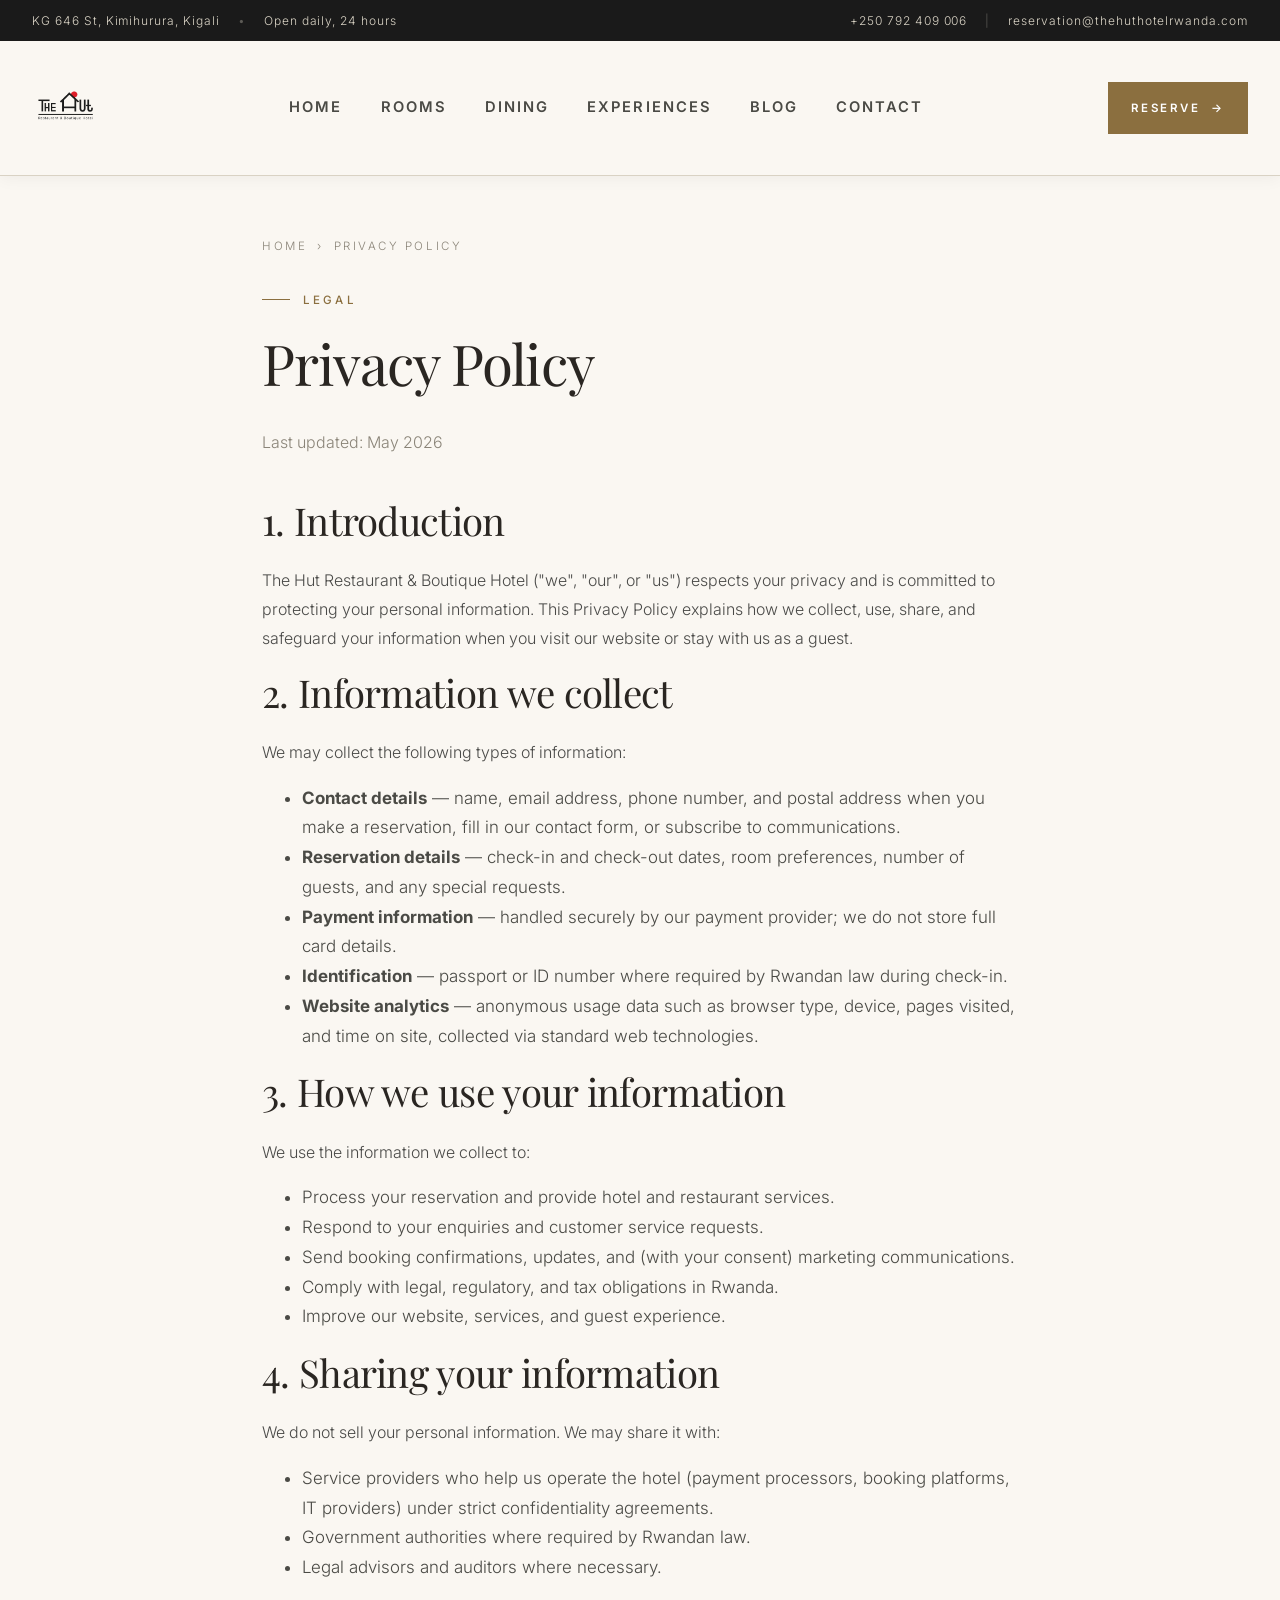
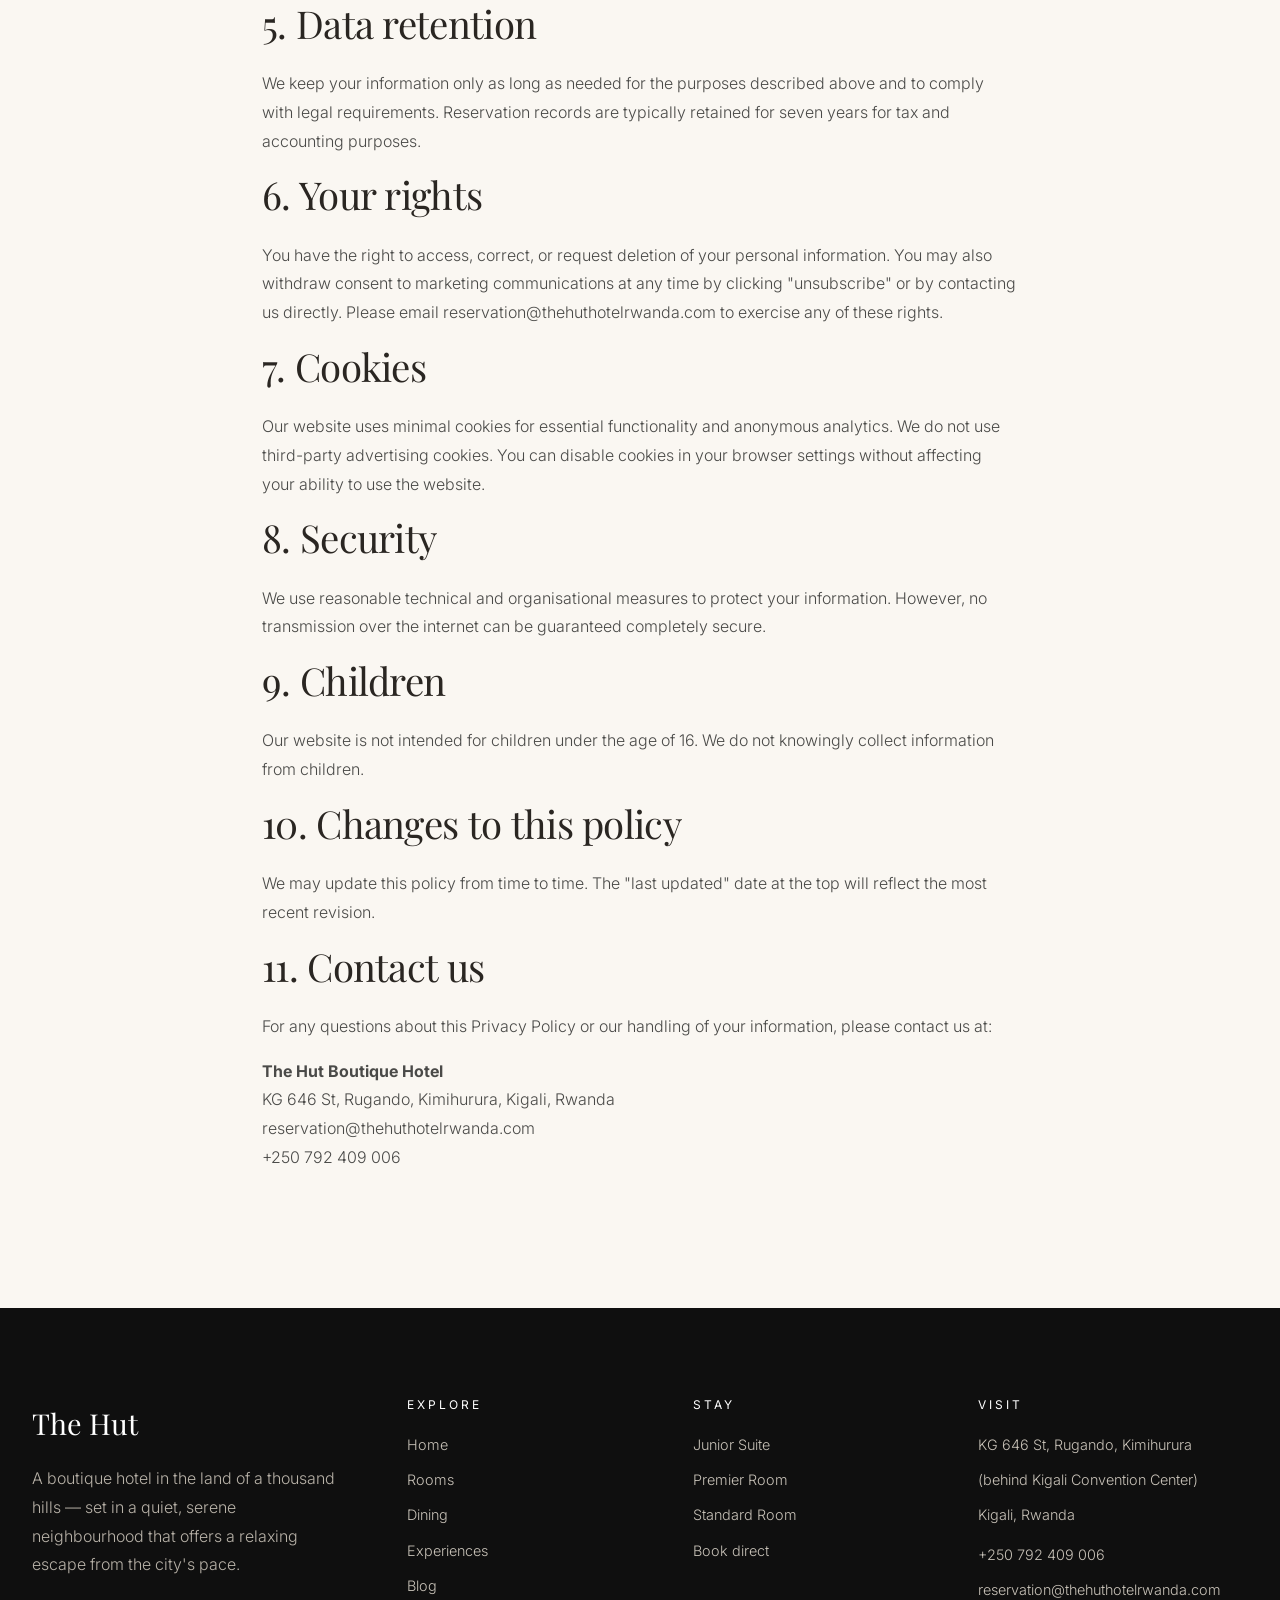
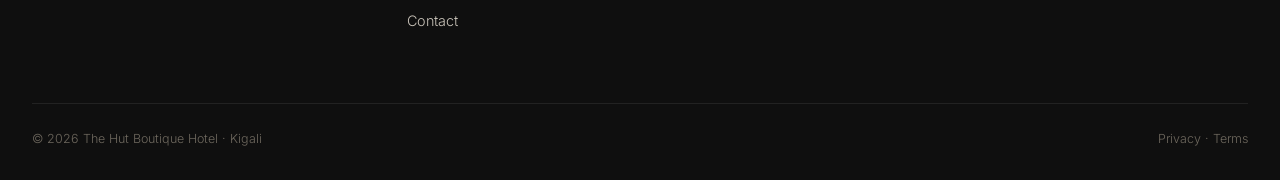
<file: privacy.html>
<!DOCTYPE html>
<html lang="en">
<head>
<meta charset="UTF-8">
<meta name="viewport" content="width=device-width, initial-scale=1.0">
<title>Privacy Policy — The Hut, Kigali</title>
<meta name="description" content="Privacy policy for The Hut Boutique Hotel in Kigali. How we collect, use, and protect your personal information.">
<meta name="robots" content="noindex">
<link rel="preconnect" href="https://fonts.googleapis.com">
<link rel="preconnect" href="https://fonts.gstatic.com" crossorigin>
<link href="https://fonts.googleapis.com/css2?family=Playfair+Display:ital,wght@0,400;0,500;0,600;0,700;0,800;0,900;1,400;1,500;1,600;1,700&family=Inter:wght@300;400;500;600;700&display=swap" rel="stylesheet">
<link rel="icon" type="image/png" href="logo.png">
<link rel="apple-touch-icon" href="logo.png">
<meta name="theme-color" content="#8b6f3f">
<!-- Open Graph -->
<meta property="og:type" content="website">
<meta property="og:site_name" content="The Hut Boutique Hotel">
<meta property="og:title" content="Privacy Policy — The Hut, Kigali">
<meta property="og:description" content="Privacy policy for The Hut Boutique Hotel in Kigali.">
<meta property="og:url" content="https://ayaanveerencheri-design.github.io/THEHUTHOTEL/privacy.html">
<meta property="og:image" content="https://thehuthotelrwanda.com/wp-content/uploads/2025/10/WhatsApp-Image-2025-10-03-at-09.39.47.jpeg">
<meta property="og:image:width" content="1200">
<meta property="og:image:height" content="630">
<meta property="og:locale" content="en_US">
<!-- Twitter Card -->
<meta name="twitter:card" content="summary_large_image">
<meta name="twitter:title" content="Privacy Policy — The Hut, Kigali">
<meta name="twitter:description" content="Privacy policy for The Hut Boutique Hotel in Kigali.">
<meta name="twitter:image" content="https://thehuthotelrwanda.com/wp-content/uploads/2025/10/WhatsApp-Image-2025-10-03-at-09.39.47.jpeg">
<link rel="canonical" href="https://ayaanveerencheri-design.github.io/THEHUTHOTEL/privacy.html">
<link rel="stylesheet" href="styles.css">
</head>
<body>

<a href="#main" class="skip-link">Skip to main content</a>

<div class="sticky-stack">
<div class="utility">
  <div class="container">
    <div>KG 646 St, Kimihurura, Kigali <span class="sep">•</span> Open daily, 24 hours</div>
    <div><a href="tel:+250792409006">+250 792 409 006</a> <span class="sep">|</span> <a href="mailto:reservation@thehuthotelrwanda.com">reservation@thehuthotelrwanda.com</a></div>
  </div>
</div>

<header class="site-header">
  <div class="container">
    <a href="index.html" class="brand" aria-label="The Hut · Restaurant & Boutique Hotel"><img src="logo.png" alt="The Hut · Restaurant & Boutique Hotel" onerror="this.outerHTML='<span class=&quot;brand-text&quot;>The Hut<small>Boutique Hotel · Kigali</small></span>'"></a>
    <button class="menu-toggle" aria-label="Open menu" aria-expanded="false" aria-controls="primary-nav"><span></span><span></span><span></span></button>
    <nav class="nav" id="primary-nav">
      <a href="index.html">Home</a>
      <a href="rooms.html">Rooms</a>
      <a href="dining.html">Dining</a>
      <a href="experiences.html">Experiences</a>
      <a href="blog.html">Blog</a>
      <a href="contact.html">Contact</a>
    <div class="nav__reserve"><a href="index.html#book" class="btn btn--gold">Reserve <span class="arrow">→</span></a></div></nav>
    <a href="index.html#book" class="btn btn--gold book-cta">Reserve <span class="arrow">→</span></a>
  </div>
</header>
</div>
<div class="menu-backdrop" aria-hidden="true"></div>

<main id="main">
<section style="padding-top: 60px;">
  <div class="container" style="max-width: 820px;">
    <div class="crumbs" style="color:var(--muted); margin-bottom: 24px;"><a href="index.html">Home</a><span class="sep">›</span>Privacy Policy</div>
    <span class="eyebrow">Legal</span>
    <h1 style="margin-bottom: 32px;">Privacy Policy</h1>
    <p style="color:var(--muted); margin-bottom: 40px;">Last updated: May 2026</p>

    <h2>1. Introduction</h2>
    <p>The Hut Restaurant &amp; Boutique Hotel ("we", "our", or "us") respects your privacy and is committed to protecting your personal information. This Privacy Policy explains how we collect, use, share, and safeguard your information when you visit our website or stay with us as a guest.</p>

    <h2>2. Information we collect</h2>
    <p>We may collect the following types of information:</p>
    <ul>
      <li><strong>Contact details</strong> — name, email address, phone number, and postal address when you make a reservation, fill in our contact form, or subscribe to communications.</li>
      <li><strong>Reservation details</strong> — check-in and check-out dates, room preferences, number of guests, and any special requests.</li>
      <li><strong>Payment information</strong> — handled securely by our payment provider; we do not store full card details.</li>
      <li><strong>Identification</strong> — passport or ID number where required by Rwandan law during check-in.</li>
      <li><strong>Website analytics</strong> — anonymous usage data such as browser type, device, pages visited, and time on site, collected via standard web technologies.</li>
    </ul>

    <h2>3. How we use your information</h2>
    <p>We use the information we collect to:</p>
    <ul>
      <li>Process your reservation and provide hotel and restaurant services.</li>
      <li>Respond to your enquiries and customer service requests.</li>
      <li>Send booking confirmations, updates, and (with your consent) marketing communications.</li>
      <li>Comply with legal, regulatory, and tax obligations in Rwanda.</li>
      <li>Improve our website, services, and guest experience.</li>
    </ul>

    <h2>4. Sharing your information</h2>
    <p>We do not sell your personal information. We may share it with:</p>
    <ul>
      <li>Service providers who help us operate the hotel (payment processors, booking platforms, IT providers) under strict confidentiality agreements.</li>
      <li>Government authorities where required by Rwandan law.</li>
      <li>Legal advisors and auditors where necessary.</li>
    </ul>

    <h2>5. Data retention</h2>
    <p>We keep your information only as long as needed for the purposes described above and to comply with legal requirements. Reservation records are typically retained for seven years for tax and accounting purposes.</p>

    <h2>6. Your rights</h2>
    <p>You have the right to access, correct, or request deletion of your personal information. You may also withdraw consent to marketing communications at any time by clicking "unsubscribe" or by contacting us directly. Please email <a href="mailto:reservation@thehuthotelrwanda.com">reservation@thehuthotelrwanda.com</a> to exercise any of these rights.</p>

    <h2>7. Cookies</h2>
    <p>Our website uses minimal cookies for essential functionality and anonymous analytics. We do not use third-party advertising cookies. You can disable cookies in your browser settings without affecting your ability to use the website.</p>

    <h2>8. Security</h2>
    <p>We use reasonable technical and organisational measures to protect your information. However, no transmission over the internet can be guaranteed completely secure.</p>

    <h2>9. Children</h2>
    <p>Our website is not intended for children under the age of 16. We do not knowingly collect information from children.</p>

    <h2>10. Changes to this policy</h2>
    <p>We may update this policy from time to time. The "last updated" date at the top will reflect the most recent revision.</p>

    <h2>11. Contact us</h2>
    <p>For any questions about this Privacy Policy or our handling of your information, please contact us at:</p>
    <p>
      <strong>The Hut Boutique Hotel</strong><br>
      KG 646 St, Rugando, Kimihurura, Kigali, Rwanda<br>
      <a href="mailto:reservation@thehuthotelrwanda.com">reservation@thehuthotelrwanda.com</a><br>
      <a href="tel:+250792409006">+250 792 409 006</a>
    </p>
  </div>
</section>
</main>

<nav class="floating-bar" aria-label="Quick contact">
  <a href="tel:+250792409006" aria-label="Call The Hut">
    <svg viewBox="0 0 24 24" fill="none" stroke="currentColor" stroke-width="2" stroke-linecap="round" stroke-linejoin="round"><path d="M22 16.92v3a2 2 0 0 1-2.18 2 19.79 19.79 0 0 1-8.63-3.07 19.5 19.5 0 0 1-6-6 19.79 19.79 0 0 1-3.07-8.67A2 2 0 0 1 4.11 2h3a2 2 0 0 1 2 1.72 12.84 12.84 0 0 0 .7 2.81 2 2 0 0 1-.45 2.11L8.09 9.91a16 16 0 0 0 6 6l1.27-1.27a2 2 0 0 1 2.11-.45 12.84 12.84 0 0 0 2.81.7A2 2 0 0 1 22 16.92z"/></svg>
    Call
  </a>
  <a href="https://wa.me/250792409006" target="_blank" rel="noopener" aria-label="Message The Hut on WhatsApp">
    <svg viewBox="0 0 24 24" fill="currentColor"><path d="M17.6 6.31A7.85 7.85 0 0 0 12.05 4a7.94 7.94 0 0 0-6.76 12.1L4 21l5-1.31a7.93 7.93 0 0 0 3.07.78h0a7.94 7.94 0 0 0 6.74-12.16zm-5.53 12.2h0a6.6 6.6 0 0 1-3.36-.92l-.24-.14-2.5.65.67-2.43-.16-.25a6.6 6.6 0 0 1 5.6-10.1 6.55 6.55 0 0 1 4.67 1.94 6.55 6.55 0 0 1 1.93 4.67 6.61 6.61 0 0 1-6.61 6.58zm3.62-4.93c-.2-.1-1.18-.58-1.36-.65s-.32-.1-.45.1-.51.65-.63.79-.23.15-.43.05a5.42 5.42 0 0 1-1.6-1 6 6 0 0 1-1.11-1.38c-.12-.2 0-.31.09-.41s.2-.23.3-.35a1.32 1.32 0 0 0 .2-.33.36.36 0 0 0 0-.35c-.05-.1-.45-1.09-.62-1.49s-.33-.34-.45-.34h-.39a.74.74 0 0 0-.54.25 2.27 2.27 0 0 0-.7 1.69 3.93 3.93 0 0 0 .83 2.1 9 9 0 0 0 3.47 3.07c.49.2.87.32 1.17.41a2.83 2.83 0 0 0 1.29.08 2.13 2.13 0 0 0 1.38-1 1.71 1.71 0 0 0 .12-1c-.04-.1-.18-.16-.38-.25z"/></svg>
    WhatsApp
  </a>
  <a href="index.html#book" aria-label="Book your stay">Book</a>
</nav>

<footer class="site-footer">
  <div class="container">
    <div class="footer__grid">
      <div>
        <div class="footer__brand">The Hut</div>
        <p>A boutique hotel in the land of a thousand hills — set in a quiet, serene neighbourhood that offers a relaxing escape from the city's pace.</p>
      </div>
      <div><h4>Explore</h4><ul><li><a href="index.html">Home</a></li><li><a href="rooms.html">Rooms</a></li><li><a href="dining.html">Dining</a></li><li><a href="experiences.html">Experiences</a></li><li><a href="blog.html">Blog</a></li><li><a href="contact.html">Contact</a></li></ul></div>
      <div><h4>Stay</h4><ul><li><a href="room-junior-suite.html">Junior Suite</a></li><li><a href="room-premier.html">Premier Room</a></li><li><a href="room-standard.html">Standard Room</a></li><li><a href="index.html#book">Book direct</a></li></ul></div>
      <div><h4>Visit</h4><ul><li>KG 646 St, Rugando, Kimihurura</li><li>(behind Kigali Convention Center)</li><li>Kigali, Rwanda</li><li style="margin-top:14px;"><a href="tel:+250792409006">+250 792 409 006</a></li><li><a href="mailto:reservation@thehuthotelrwanda.com">reservation@thehuthotelrwanda.com</a></li></ul></div>
    </div>
    <div class="footer__bottom"><div>© 2026 The Hut Boutique Hotel · Kigali</div><div><a href="privacy.html">Privacy</a> · <a href="terms.html">Terms</a></div></div>
  </div>
</footer>

<script>
(function(){
  var toggle = document.querySelector('.menu-toggle');
  var nav = document.querySelector('.nav');
  var backdrop = document.querySelector('.menu-backdrop');
  if (!toggle || !nav) return;
  function open(){ nav.classList.add('is-open'); if(backdrop) backdrop.classList.add('is-visible'); document.body.classList.add('menu-open'); toggle.setAttribute('aria-expanded','true'); toggle.setAttribute('aria-label','Close menu'); }
  function close(){ nav.classList.remove('is-open'); if(backdrop) backdrop.classList.remove('is-visible'); document.body.classList.remove('menu-open'); toggle.setAttribute('aria-expanded','false'); toggle.setAttribute('aria-label','Open menu'); }
  toggle.addEventListener('click', function(){ if (toggle.getAttribute('aria-expanded')==='true') close(); else open(); });
  if (backdrop) backdrop.addEventListener('click', close);
  nav.querySelectorAll('a').forEach(function(l){ l.addEventListener('click', close); });
  document.addEventListener('keydown', function(e){ if (e.key==='Escape' && toggle.getAttribute('aria-expanded')==='true') close(); });
})();
</script>
</body>
</html>
</file>
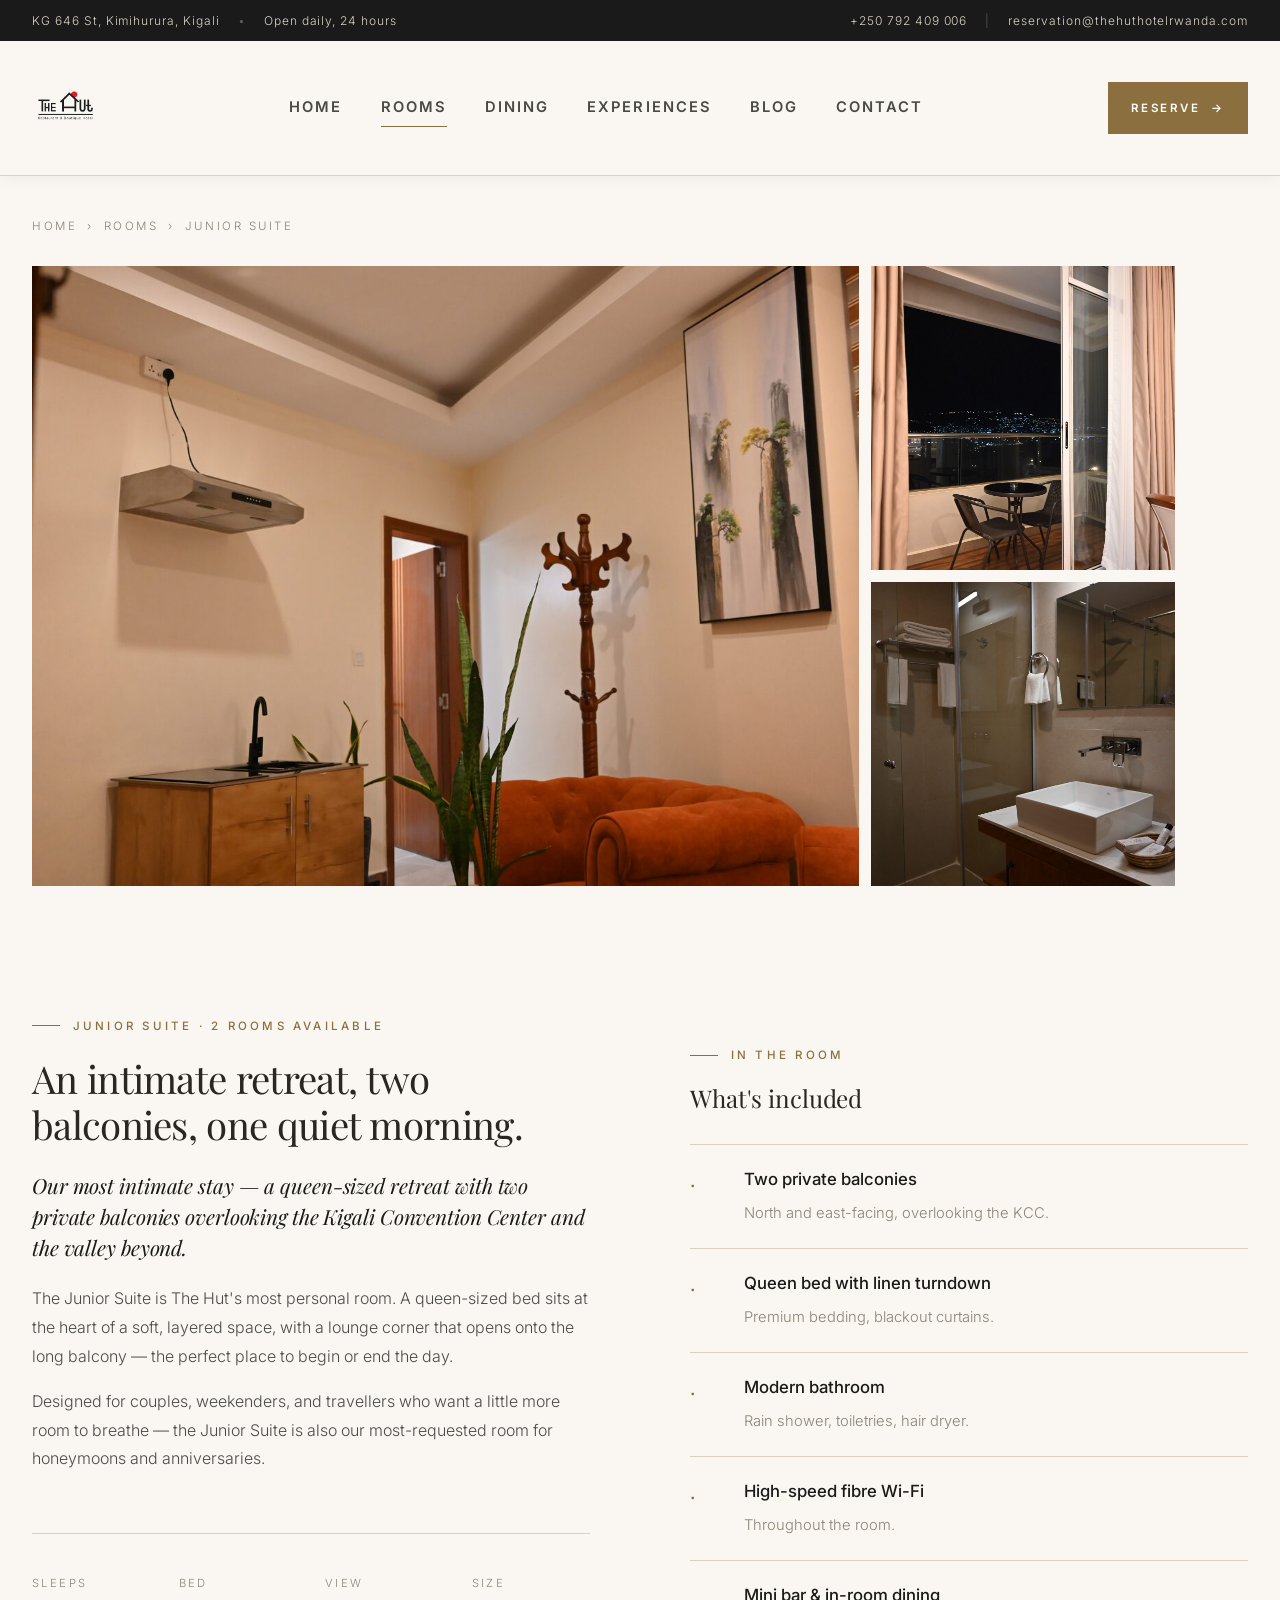
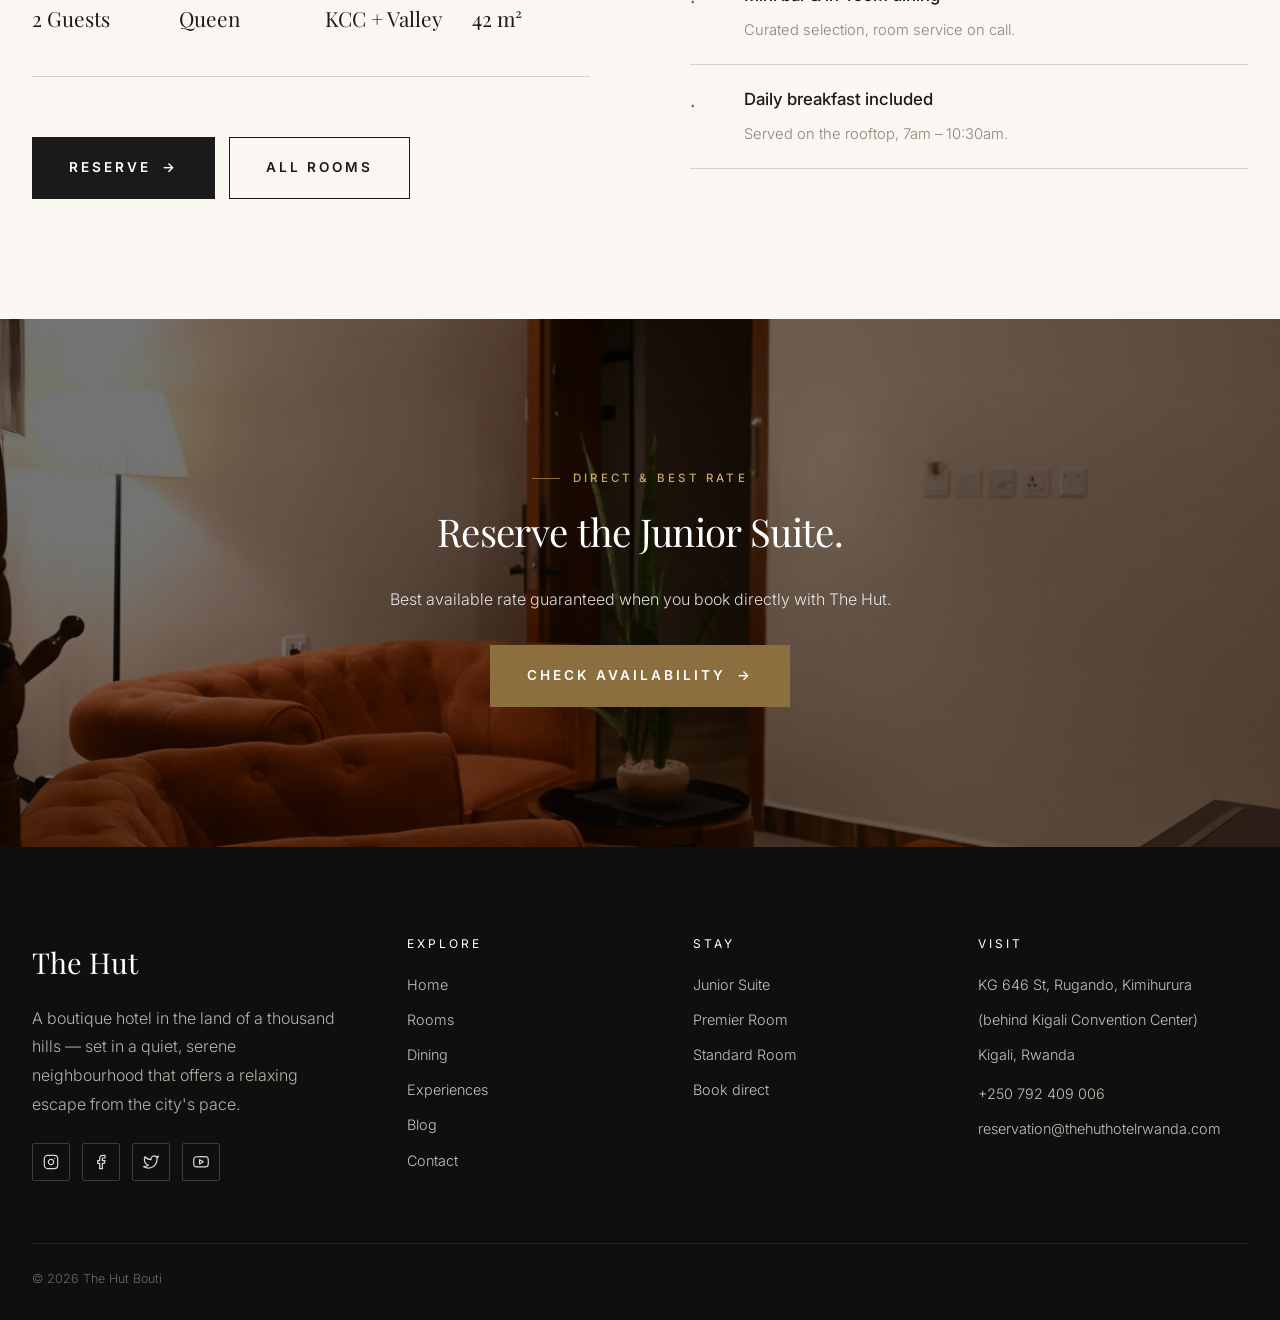
<file: room-junior-suite.html>
<!DOCTYPE html>
<html lang="en">
<head>
<meta charset="UTF-8">
<meta name="viewport" content="width=device-width, initial-scale=1.0">
<title>The Junior Suite — The Hut, Kigali</title>
<meta name="description" content="The Junior Suite at The Hut Boutique Hotel — a queen-sized retreat with two private balconies overlooking Kigali.">
<link rel="preconnect" href="https://fonts.googleapis.com">
<link rel="preconnect" href="https://fonts.gstatic.com" crossorigin>
<link href="https://fonts.googleapis.com/css2?family=Playfair+Display:ital,wght@0,400;0,500;0,600;0,700;0,800;0,900;1,400;1,500;1,600;1,700&family=Inter:wght@300;400;500;600;700&display=swap" rel="stylesheet">
<link rel="icon" type="image/png" href="logo.png">
<link rel="apple-touch-icon" href="logo.png">
<meta name="theme-color" content="#8b6f3f">
<!-- Open Graph -->
<meta property="og:type" content="website">
<meta property="og:site_name" content="The Hut Boutique Hotel">
<meta property="og:title" content="The Junior Suite — The Hut, Kigali">
<meta property="og:description" content="Our most intimate stay — a queen-sized retreat with two private balconies overlooking the Kigali Convention Center.">
<meta property="og:url" content="https://ayaanveerencheri-design.github.io/THEHUTHOTEL/room-junior-suite.html">
<meta property="og:image" content="https://thehuthotelrwanda.com/wp-content/uploads/2025/10/WhatsApp-Image-2025-10-03-at-09.39.47.jpeg">
<meta property="og:image:width" content="1200">
<meta property="og:image:height" content="630">
<meta property="og:locale" content="en_US">
<!-- Twitter Card -->
<meta name="twitter:card" content="summary_large_image">
<meta name="twitter:title" content="The Junior Suite — The Hut, Kigali">
<meta name="twitter:description" content="Our most intimate stay — a queen-sized retreat with two private balconies overlooking the Kigali Convention Center.">
<meta name="twitter:image" content="https://thehuthotelrwanda.com/wp-content/uploads/2025/10/WhatsApp-Image-2025-10-03-at-09.39.47.jpeg">
<link rel="canonical" href="https://ayaanveerencheri-design.github.io/THEHUTHOTEL/room-junior-suite.html">
<link rel="stylesheet" href="styles.css">
</head>
<body>

<div class="sticky-stack">
<div class="utility">
  <div class="container">
    <div>KG 646 St, Kimihurura, Kigali <span class="sep">•</span> Open daily, 24 hours</div>
    <div><a href="tel:+250792409006">+250 792 409 006</a> <span class="sep">|</span> <a href="mailto:reservation@thehuthotelrwanda.com">reservation@thehuthotelrwanda.com</a></div>
  </div>
</div>

<header class="site-header">
  <div class="container">
    <a href="index.html" class="brand" aria-label="The Hut · Restaurant & Boutique Hotel"><img src="logo.png" alt="The Hut · Restaurant & Boutique Hotel" onerror="this.outerHTML='<span class=&quot;brand-text&quot;>The Hut<small>Boutique Hotel · Kigali</small></span>'"></a>
    <button class="menu-toggle" aria-label="Open menu" aria-expanded="false" aria-controls="primary-nav"><span></span><span></span><span></span></button>
    <nav class="nav" id="primary-nav">
      <a href="index.html">Home</a>
      <a href="rooms.html" class="active">Rooms</a>
      <a href="dining.html">Dining</a>
      <a href="experiences.html">Experiences</a>
      <a href="blog.html">Blog</a>
      <a href="contact.html">Contact</a>
    <div class="nav__reserve"><a href="index.html#book" class="btn btn--gold">Reserve <span class="arrow">→</span></a></div></nav>
    <a href="index.html#book" class="btn btn--gold book-cta">Reserve <span class="arrow">→</span></a>
  </div>
</header>
</div>
<div class="menu-backdrop" aria-hidden="true"></div>

<section style="padding-top: 40px; padding-bottom: 0;">
  <div class="container">
    <div class="crumbs" style="color:var(--muted); margin-bottom: 30px;"><a href="index.html">Home</a><span class="sep">›</span><a href="rooms.html">Rooms</a><span class="sep">›</span>Junior Suite</div>
    <div class="room-detail__hero">
      <div class="img" style="background-image:url('images/suite-09.jpg');"></div>
      <div class="stack">
        <div class="img small" style="background-image:url('images/suite-03.jpg');"></div>
        <div class="img small" style="background-image:url('images/suite-08.jpg');"></div>
      </div>
    </div>
  </div>
</section>

<section>
  <div class="container intro__grid">
    <div>
      <span class="eyebrow">Junior Suite · 2 rooms available</span>
      <h2>An intimate retreat, two balconies, one quiet morning.</h2>
      <p class="lead" style="font-family:var(--serif); font-size:1.3rem; color:var(--ink);">Our most intimate stay — a queen-sized retreat with two private balconies overlooking the Kigali Convention Center and the valley beyond.</p>
      <p>The Junior Suite is The Hut's most personal room. A queen-sized bed sits at the heart of a soft, layered space, with a lounge corner that opens onto the long balcony — the perfect place to begin or end the day.</p>
      <p>Designed for couples, weekenders, and travellers who want a little more room to breathe — the Junior Suite is also our most-requested room for honeymoons and anniversaries.</p>

      <div class="room-features">
        <div class="room-feature"><div class="label">Sleeps</div><div class="val">2 Guests</div></div>
        <div class="room-feature"><div class="label">Bed</div><div class="val">Queen</div></div>
        <div class="room-feature"><div class="label">View</div><div class="val">KCC + Valley</div></div>
        <div class="room-feature"><div class="label">Size</div><div class="val">42 m²</div></div>
      </div>

      <div style="display:flex; gap:14px; flex-wrap: wrap;">
        <a href="index.html#book" class="btn">Reserve <span class="arrow">→</span></a>
        <a href="rooms.html" class="btn btn--ghost">All rooms</a>
      </div>
    </div>

    <div>
      <span class="eyebrow">In the room</span>
      <h3 style="margin-bottom:24px;">What's included</h3>
      <ul class="why__list" style="border-top:1px solid var(--line);">
        <li style="border-color: var(--line);"><span class="num" style="color:var(--accent);">·</span><div><strong style="color:var(--ink);">Two private balconies</strong><span style="color:var(--muted);">North and east-facing, overlooking the KCC.</span></div></li>
        <li style="border-color: var(--line);"><span class="num" style="color:var(--accent);">·</span><div><strong style="color:var(--ink);">Queen bed with linen turndown</strong><span style="color:var(--muted);">Premium bedding, blackout curtains.</span></div></li>
        <li style="border-color: var(--line);"><span class="num" style="color:var(--accent);">·</span><div><strong style="color:var(--ink);">Modern bathroom</strong><span style="color:var(--muted);">Rain shower, toiletries, hair dryer.</span></div></li>
        <li style="border-color: var(--line);"><span class="num" style="color:var(--accent);">·</span><div><strong style="color:var(--ink);">High-speed fibre Wi-Fi</strong><span style="color:var(--muted);">Throughout the room.</span></div></li>
        <li style="border-color: var(--line);"><span class="num" style="color:var(--accent);">·</span><div><strong style="color:var(--ink);">Mini bar & in-room dining</strong><span style="color:var(--muted);">Curated selection, room service on call.</span></div></li>
        <li style="border-color: var(--line);"><span class="num" style="color:var(--accent);">·</span><div><strong style="color:var(--ink);">Daily breakfast included</strong><span style="color:var(--muted);">Served on the rooftop, 7am – 10:30am.</span></div></li>
      </ul>
    </div>
  </div>
</section>

<section class="cta-strip" style="background-image: linear-gradient(rgba(0,0,0,.55), rgba(0,0,0,.55)), url('images/suite-13.jpg');">
  <div class="container">
    <span class="eyebrow" style="color:var(--gold);">Direct & best rate</span>
    <h2>Reserve the Junior Suite.</h2>
    <p>Best available rate guaranteed when you book directly with The Hut.</p>
    <a href="index.html#book" class="btn btn--gold">Check availability <span class="arrow">→</span></a>
  </div>
</section>

<nav class="floating-bar" aria-label="Quick contact">
  <a href="tel:+250792409006" aria-label="Call The Hut">
    <svg viewBox="0 0 24 24" fill="none" stroke="currentColor" stroke-width="2" stroke-linecap="round" stroke-linejoin="round"><path d="M22 16.92v3a2 2 0 0 1-2.18 2 19.79 19.79 0 0 1-8.63-3.07 19.5 19.5 0 0 1-6-6 19.79 19.79 0 0 1-3.07-8.67A2 2 0 0 1 4.11 2h3a2 2 0 0 1 2 1.72 12.84 12.84 0 0 0 .7 2.81 2 2 0 0 1-.45 2.11L8.09 9.91a16 16 0 0 0 6 6l1.27-1.27a2 2 0 0 1 2.11-.45 12.84 12.84 0 0 0 2.81.7A2 2 0 0 1 22 16.92z"/></svg>
    Call
  </a>
  <a href="https://wa.me/250792409006" target="_blank" rel="noopener" aria-label="Message The Hut on WhatsApp">
    <svg viewBox="0 0 24 24" fill="currentColor"><path d="M17.6 6.31A7.85 7.85 0 0 0 12.05 4a7.94 7.94 0 0 0-6.76 12.1L4 21l5-1.31a7.93 7.93 0 0 0 3.07.78h0a7.94 7.94 0 0 0 6.74-12.16zm-5.53 12.2h0a6.6 6.6 0 0 1-3.36-.92l-.24-.14-2.5.65.67-2.43-.16-.25a6.6 6.6 0 0 1 5.6-10.1 6.55 6.55 0 0 1 4.67 1.94 6.55 6.55 0 0 1 1.93 4.67 6.61 6.61 0 0 1-6.61 6.58zm3.62-4.93c-.2-.1-1.18-.58-1.36-.65s-.32-.1-.45.1-.51.65-.63.79-.23.15-.43.05a5.42 5.42 0 0 1-1.6-1 6 6 0 0 1-1.11-1.38c-.12-.2 0-.31.09-.41s.2-.23.3-.35a1.32 1.32 0 0 0 .2-.33.36.36 0 0 0 0-.35c-.05-.1-.45-1.09-.62-1.49s-.33-.34-.45-.34h-.39a.74.74 0 0 0-.54.25 2.27 2.27 0 0 0-.7 1.69 3.93 3.93 0 0 0 .83 2.1 9 9 0 0 0 3.47 3.07c.49.2.87.32 1.17.41a2.83 2.83 0 0 0 1.29.08 2.13 2.13 0 0 0 1.38-1 1.71 1.71 0 0 0 .12-1c-.04-.1-.18-.16-.38-.25z"/></svg>
    WhatsApp
  </a>
  <a href="index.html#book" aria-label="Book your stay">Book</a>
</nav>

<footer class="site-footer">
  <div class="container">
    <div class="footer__grid">
      <div>
        <div class="footer__brand">The Hut</div>
        <p>A boutique hotel in the land of a thousand hills — set in a quiet, serene neighbourhood that offers a relaxing escape from the city's pace.</p>
        <div class="socials"><a href="https://www.instagram.com/thehuthotelrwanda" target="_blank" rel="noopener" aria-label="The Hut on Instagram"><svg width="16" height="16" viewBox="0 0 24 24" fill="none" stroke="currentColor" stroke-width="1.8" stroke-linecap="round" stroke-linejoin="round"><rect x="2" y="2" width="20" height="20" rx="5" ry="5"/><path d="M16 11.37A4 4 0 1 1 12.63 8 4 4 0 0 1 16 11.37z"/><line x1="17.5" y1="6.5" x2="17.51" y2="6.5"/></svg></a><a href="https://www.facebook.com/thehuthotelrwanda" target="_blank" rel="noopener" aria-label="The Hut on Facebook"><svg width="16" height="16" viewBox="0 0 24 24" fill="none" stroke="currentColor" stroke-width="1.8" stroke-linecap="round" stroke-linejoin="round"><path d="M18 2h-3a5 5 0 0 0-5 5v3H7v4h3v8h4v-8h3l1-4h-4V7a1 1 0 0 1 1-1h3z"/></svg></a><a href="https://twitter.com/thehuthotel" target="_blank" rel="noopener" aria-label="The Hut on Twitter"><svg width="16" height="16" viewBox="0 0 24 24" fill="none" stroke="currentColor" stroke-width="1.8" stroke-linecap="round" stroke-linejoin="round"><path d="M23 3a10.9 10.9 0 0 1-3.14 1.53 4.48 4.48 0 0 0-7.86 3v1A10.66 10.66 0 0 1 3 4s-4 9 5 13a11.64 11.64 0 0 1-7 2c9 5 20 0 20-11.5a4.5 4.5 0 0 0-.08-.83A7.72 7.72 0 0 0 23 3z"/></svg></a><a href="https://www.youtube.com/@thehuthotelrwanda" target="_blank" rel="noopener" aria-label="The Hut on YouTube"><svg width="16" height="16" viewBox="0 0 24 24" fill="none" stroke="currentColor" stroke-width="1.8" stroke-linecap="round" stroke-linejoin="round"><path d="M22.54 6.42a2.78 2.78 0 0 0-1.94-2C18.88 4 12 4 12 4s-6.88 0-8.6.46a2.78 2.78 0 0 0-1.94 2A29 29 0 0 0 1 11.75a29 29 0 0 0 .46 5.33A2.78 2.78 0 0 0 3.4 19c1.72.46 8.6.46 8.6.46s6.88 0 8.6-.46a2.78 2.78 0 0 0 1.94-2 29 29 0 0 0 .46-5.25 29 29 0 0 0-.46-5.33z"/><polygon points="9.75 15.02 15.5 11.75 9.75 8.48 9.75 15.02"/></svg></a></div>
      </div>
      <div><h4>Explore</h4><ul><li><a href="index.html">Home</a></li><li><a href="rooms.html">Rooms</a></li><li><a href="dining.html">Dining</a></li><li><a href="experiences.html">Experiences</a></li><li><a href="blog.html">Blog</a></li><li><a href="contact.html">Contact</a></li></ul></div>
      <div><h4>Stay</h4><ul><li><a href="room-junior-suite.html">Junior Suite</a></li><li><a href="room-premier.html">Premier Room</a></li><li><a href="room-standard.html">Standard Room</a></li><li><a href="index.html#book">Book direct</a></li></ul></div>
      <div><h4>Visit</h4><ul><li>KG 646 St, Rugando, Kimihurura</li><li>(behind Kigali Convention Center)</li><li>Kigali, Rwanda</li><li style="margin-top:14px;"><a href="tel:+250792409006">+250 792 409 006</a></li><li><a href="mailto:reservation@thehuthotelrwanda.com">reservation@thehuthotelrwanda.com</a></li></ul></div>
    </div>
    <div class="footer__bottom"><div>© 2026 The Hut Bouti
</file>
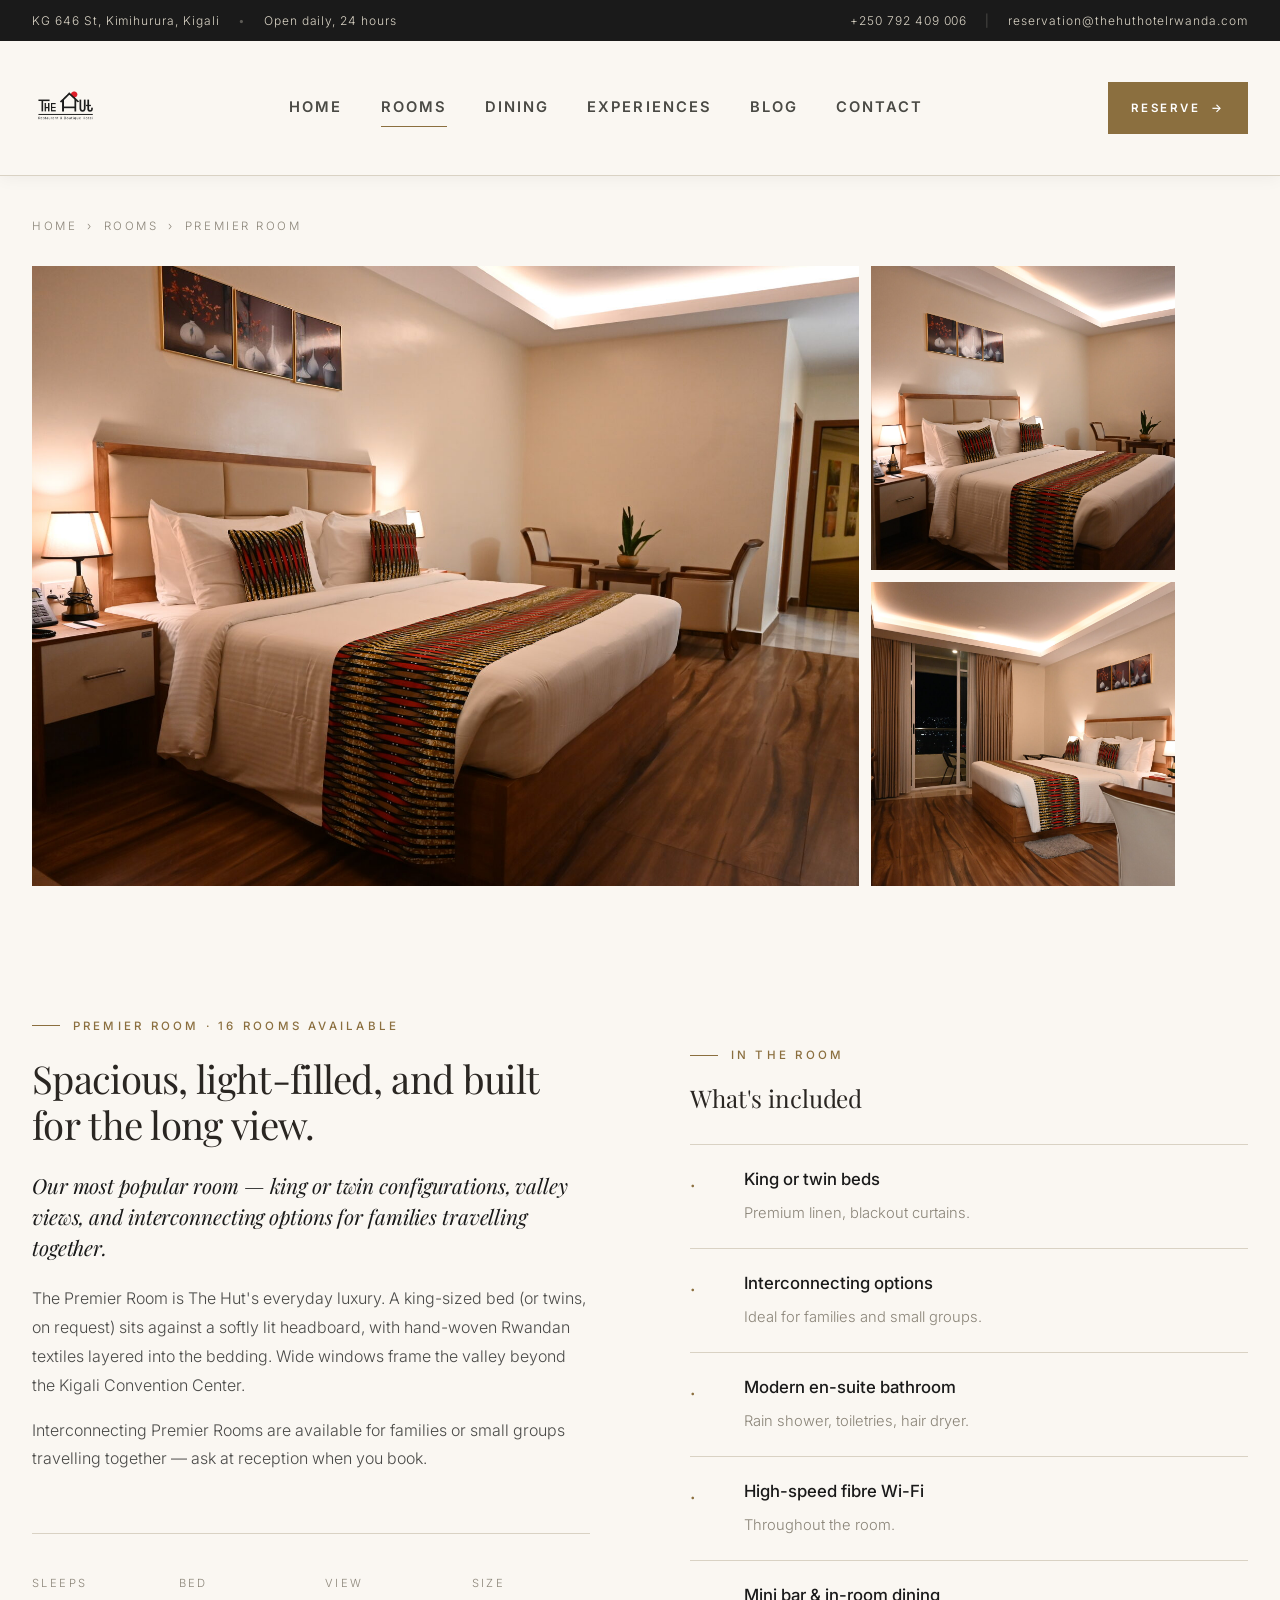
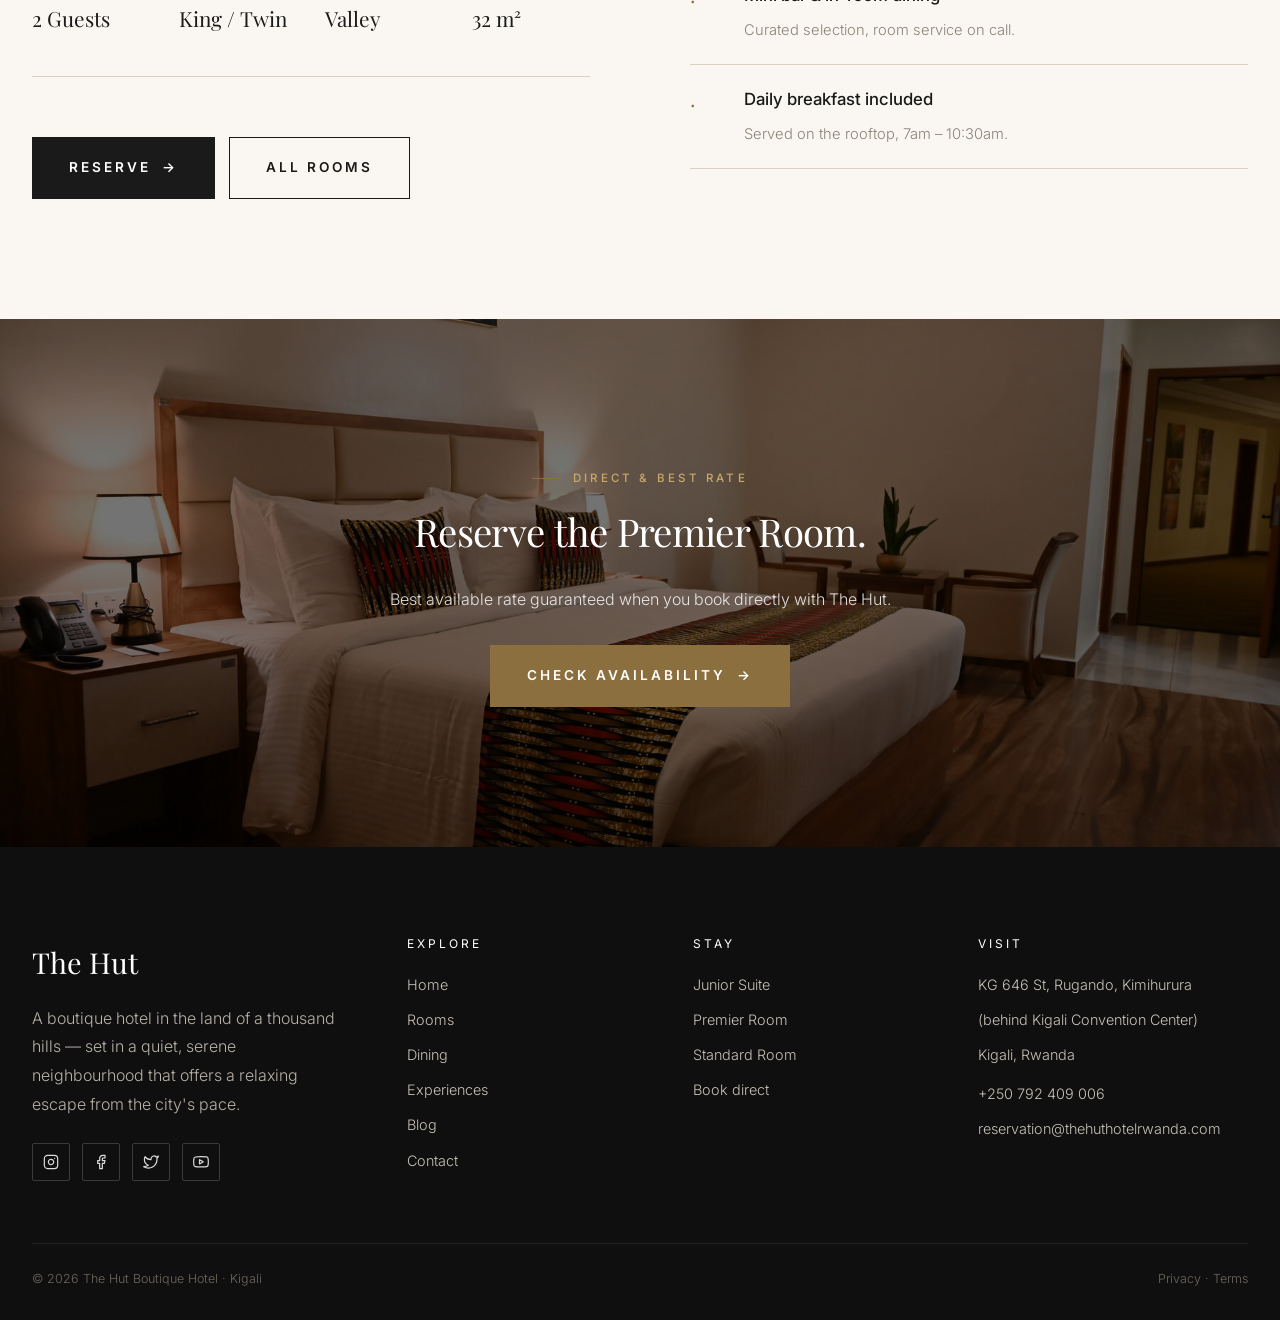
<file: room-premier.html>
<!DOCTYPE html>
<html lang="en">
<head>
<meta charset="UTF-8">
<meta name="viewport" content="width=device-width, initial-scale=1.0">
<title>The Premier Room — The Hut, Kigali</title>
<meta name="description" content="The Premier Room at The Hut Boutique Hotel — spacious king or twin rooms with valley views, perfect for travellers and families.">
<link rel="preconnect" href="https://fonts.googleapis.com">
<link rel="preconnect" href="https://fonts.gstatic.com" crossorigin>
<link href="https://fonts.googleapis.com/css2?family=Playfair+Display:ital,wght@0,400;0,500;0,600;0,700;0,800;0,900;1,400;1,500;1,600;1,700&family=Inter:wght@300;400;500;600;700&display=swap" rel="stylesheet">
<link rel="icon" type="image/png" href="logo.png">
<link rel="apple-touch-icon" href="logo.png">
<meta name="theme-color" content="#8b6f3f">
<!-- Open Graph -->
<meta property="og:type" content="website">
<meta property="og:site_name" content="The Hut Boutique Hotel">
<meta property="og:title" content="The Premier Room — The Hut, Kigali">
<meta property="og:description" content="Spacious king or twin rooms with valley views, perfect for travellers and families.">
<meta property="og:url" content="https://ayaanveerencheri-design.github.io/THEHUTHOTEL/room-premier.html">
<meta property="og:image" content="https://thehuthotelrwanda.com/wp-content/uploads/2025/10/WhatsApp-Image-2025-10-03-at-09.39.47.jpeg">
<meta property="og:image:width" content="1200">
<meta property="og:image:height" content="630">
<meta property="og:locale" content="en_US">
<!-- Twitter Card -->
<meta name="twitter:card" content="summary_large_image">
<meta name="twitter:title" content="The Premier Room — The Hut, Kigali">
<meta name="twitter:description" content="Spacious king or twin rooms with valley views, perfect for travellers and families.">
<meta name="twitter:image" content="https://thehuthotelrwanda.com/wp-content/uploads/2025/10/WhatsApp-Image-2025-10-03-at-09.39.47.jpeg">
<link rel="canonical" href="https://ayaanveerencheri-design.github.io/THEHUTHOTEL/room-premier.html">
<link rel="stylesheet" href="styles.css">
</head>
<body>

<div class="sticky-stack">
<div class="utility">
  <div class="container">
    <div>KG 646 St, Kimihurura, Kigali <span class="sep">•</span> Open daily, 24 hours</div>
    <div><a href="tel:+250792409006">+250 792 409 006</a> <span class="sep">|</span> <a href="mailto:reservation@thehuthotelrwanda.com">reservation@thehuthotelrwanda.com</a></div>
  </div>
</div>

<header class="site-header">
  <div class="container">
    <a href="index.html" class="brand" aria-label="The Hut · Restaurant & Boutique Hotel"><img src="logo.png" alt="The Hut · Restaurant & Boutique Hotel" onerror="this.outerHTML='<span class=&quot;brand-text&quot;>The Hut<small>Boutique Hotel · Kigali</small></span>'"></a>
    <button class="menu-toggle" aria-label="Open menu" aria-expanded="false" aria-controls="primary-nav"><span></span><span></span><span></span></button>
    <nav class="nav" id="primary-nav">
      <a href="index.html">Home</a>
      <a href="rooms.html" class="active">Rooms</a>
      <a href="dining.html">Dining</a>
      <a href="experiences.html">Experiences</a>
      <a href="blog.html">Blog</a>
      <a href="contact.html">Contact</a>
    <div class="nav__reserve"><a href="index.html#book" class="btn btn--gold">Reserve <span class="arrow">→</span></a></div></nav>
    <a href="index.html#book" class="btn btn--gold book-cta">Reserve <span class="arrow">→</span></a>
  </div>
</header>
</div>
<div class="menu-backdrop" aria-hidden="true"></div>

<section style="padding-top: 40px; padding-bottom: 0;">
  <div class="container">
    <div class="crumbs" style="color:var(--muted); margin-bottom: 30px;"><a href="index.html">Home</a><span class="sep">›</span><a href="rooms.html">Rooms</a><span class="sep">›</span>Premier Room</div>
    <div class="room-detail__hero">
      <div class="img" style="background-image:url('images/premier-04.jpg');"></div>
      <div class="stack">
        <div class="img small" style="background-image:url('images/premier-02.jpg');"></div>
        <div class="img small" style="background-image:url('images/premier-09.jpg');"></div>
      </div>
    </div>
  </div>
</section>

<section>
  <div class="container intro__grid">
    <div>
      <span class="eyebrow">Premier Room · 16 rooms available</span>
      <h2>Spacious, light-filled, and built for the long view.</h2>
      <p class="lead" style="font-family:var(--serif); font-size:1.3rem; color:var(--ink);">Our most popular room — king or twin configurations, valley views, and interconnecting options for families travelling together.</p>
      <p>The Premier Room is The Hut's everyday luxury. A king-sized bed (or twins, on request) sits against a softly lit headboard, with hand-woven Rwandan textiles layered into the bedding. Wide windows frame the valley beyond the Kigali Convention Center.</p>
      <p>Interconnecting Premier Rooms are available for families or small groups travelling together — ask at reception when you book.</p>

      <div class="room-features">
        <div class="room-feature"><div class="label">Sleeps</div><div class="val">2 Guests</div></div>
        <div class="room-feature"><div class="label">Bed</div><div class="val">King / Twin</div></div>
        <div class="room-feature"><div class="label">View</div><div class="val">Valley</div></div>
        <div class="room-feature"><div class="label">Size</div><div class="val">32 m²</div></div>
      </div>

      <div style="display:flex; gap:14px; flex-wrap: wrap;">
        <a href="index.html#book" class="btn">Reserve <span class="arrow">→</span></a>
        <a href="rooms.html" class="btn btn--ghost">All rooms</a>
      </div>
    </div>

    <div>
      <span class="eyebrow">In the room</span>
      <h3 style="margin-bottom:24px;">What's included</h3>
      <ul class="why__list" style="border-top:1px solid var(--line);">
        <li style="border-color: var(--line);"><span class="num" style="color:var(--accent);">·</span><div><strong style="color:var(--ink);">King or twin beds</strong><span style="color:var(--muted);">Premium linen, blackout curtains.</span></div></li>
        <li style="border-color: var(--line);"><span class="num" style="color:var(--accent);">·</span><div><strong style="color:var(--ink);">Interconnecting options</strong><span style="color:var(--muted);">Ideal for families and small groups.</span></div></li>
        <li style="border-color: var(--line);"><span class="num" style="color:var(--accent);">·</span><div><strong style="color:var(--ink);">Modern en-suite bathroom</strong><span style="color:var(--muted);">Rain shower, toiletries, hair dryer.</span></div></li>
        <li style="border-color: var(--line);"><span class="num" style="color:var(--accent);">·</span><div><strong style="color:var(--ink);">High-speed fibre Wi-Fi</strong><span style="color:var(--muted);">Throughout the room.</span></div></li>
        <li style="border-color: var(--line);"><span class="num" style="color:var(--accent);">·</span><div><strong style="color:var(--ink);">Mini bar & in-room dining</strong><span style="color:var(--muted);">Curated selection, room service on call.</span></div></li>
        <li style="border-color: var(--line);"><span class="num" style="color:var(--accent);">·</span><div><strong style="color:var(--ink);">Daily breakfast included</strong><span style="color:var(--muted);">Served on the rooftop, 7am – 10:30am.</span></div></li>
      </ul>
    </div>
  </div>
</section>

<section class="cta-strip" style="background-image: linear-gradient(rgba(0,0,0,.55), rgba(0,0,0,.55)), url('images/premier-04.jpg');">
  <div class="container">
    <span class="eyebrow" style="color:var(--gold);">Direct & best rate</span>
    <h2>Reserve the Premier Room.</h2>
    <p>Best available rate guaranteed when you book directly with The Hut.</p>
    <a href="index.html#book" class="btn btn--gold">Check availability <span class="arrow">→</span></a>
  </div>
</section>

<nav class="floating-bar" aria-label="Quick contact">
  <a href="tel:+250792409006" aria-label="Call The Hut">
    <svg viewBox="0 0 24 24" fill="none" stroke="currentColor" stroke-width="2" stroke-linecap="round" stroke-linejoin="round"><path d="M22 16.92v3a2 2 0 0 1-2.18 2 19.79 19.79 0 0 1-8.63-3.07 19.5 19.5 0 0 1-6-6 19.79 19.79 0 0 1-3.07-8.67A2 2 0 0 1 4.11 2h3a2 2 0 0 1 2 1.72 12.84 12.84 0 0 0 .7 2.81 2 2 0 0 1-.45 2.11L8.09 9.91a16 16 0 0 0 6 6l1.27-1.27a2 2 0 0 1 2.11-.45 12.84 12.84 0 0 0 2.81.7A2 2 0 0 1 22 16.92z"/></svg>
    Call
  </a>
  <a href="https://wa.me/250792409006" target="_blank" rel="noopener" aria-label="Message The Hut on WhatsApp">
    <svg viewBox="0 0 24 24" fill="currentColor"><path d="M17.6 6.31A7.85 7.85 0 0 0 12.05 4a7.94 7.94 0 0 0-6.76 12.1L4 21l5-1.31a7.93 7.93 0 0 0 3.07.78h0a7.94 7.94 0 0 0 6.74-12.16zm-5.53 12.2h0a6.6 6.6 0 0 1-3.36-.92l-.24-.14-2.5.65.67-2.43-.16-.25a6.6 6.6 0 0 1 5.6-10.1 6.55 6.55 0 0 1 4.67 1.94 6.55 6.55 0 0 1 1.93 4.67 6.61 6.61 0 0 1-6.61 6.58zm3.62-4.93c-.2-.1-1.18-.58-1.36-.65s-.32-.1-.45.1-.51.65-.63.79-.23.15-.43.05a5.42 5.42 0 0 1-1.6-1 6 6 0 0 1-1.11-1.38c-.12-.2 0-.31.09-.41s.2-.23.3-.35a1.32 1.32 0 0 0 .2-.33.36.36 0 0 0 0-.35c-.05-.1-.45-1.09-.62-1.49s-.33-.34-.45-.34h-.39a.74.74 0 0 0-.54.25 2.27 2.27 0 0 0-.7 1.69 3.93 3.93 0 0 0 .83 2.1 9 9 0 0 0 3.47 3.07c.49.2.87.32 1.17.41a2.83 2.83 0 0 0 1.29.08 2.13 2.13 0 0 0 1.38-1 1.71 1.71 0 0 0 .12-1c-.04-.1-.18-.16-.38-.25z"/></svg>
    WhatsApp
  </a>
  <a href="index.html#book" aria-label="Book your stay">Book</a>
</nav>

<footer class="site-footer">
  <div class="container">
    <div class="footer__grid">
      <div>
        <div class="footer__brand">The Hut</div>
        <p>A boutique hotel in the land of a thousand hills — set in a quiet, serene neighbourhood that offers a relaxing escape from the city's pace.</p>
        <div class="socials"><a href="https://www.instagram.com/thehuthotelrwanda" target="_blank" rel="noopener" aria-label="The Hut on Instagram"><svg width="16" height="16" viewBox="0 0 24 24" fill="none" stroke="currentColor" stroke-width="1.8" stroke-linecap="round" stroke-linejoin="round"><rect x="2" y="2" width="20" height="20" rx="5" ry="5"/><path d="M16 11.37A4 4 0 1 1 12.63 8 4 4 0 0 1 16 11.37z"/><line x1="17.5" y1="6.5" x2="17.51" y2="6.5"/></svg></a><a href="https://www.facebook.com/thehuthotelrwanda" target="_blank" rel="noopener" aria-label="The Hut on Facebook"><svg width="16" height="16" viewBox="0 0 24 24" fill="none" stroke="currentColor" stroke-width="1.8" stroke-linecap="round" stroke-linejoin="round"><path d="M18 2h-3a5 5 0 0 0-5 5v3H7v4h3v8h4v-8h3l1-4h-4V7a1 1 0 0 1 1-1h3z"/></svg></a><a href="https://twitter.com/thehuthotel" target="_blank" rel="noopener" aria-label="The Hut on Twitter"><svg width="16" height="16" viewBox="0 0 24 24" fill="none" stroke="currentColor" stroke-width="1.8" stroke-linecap="round" stroke-linejoin="round"><path d="M23 3a10.9 10.9 0 0 1-3.14 1.53 4.48 4.48 0 0 0-7.86 3v1A10.66 10.66 0 0 1 3 4s-4 9 5 13a11.64 11.64 0 0 1-7 2c9 5 20 0 20-11.5a4.5 4.5 0 0 0-.08-.83A7.72 7.72 0 0 0 23 3z"/></svg></a><a href="https://www.youtube.com/@thehuthotelrwanda" target="_blank" rel="noopener" aria-label="The Hut on YouTube"><svg width="16" height="16" viewBox="0 0 24 24" fill="none" stroke="currentColor" stroke-width="1.8" stroke-linecap="round" stroke-linejoin="round"><path d="M22.54 6.42a2.78 2.78 0 0 0-1.94-2C18.88 4 12 4 12 4s-6.88 0-8.6.46a2.78 2.78 0 0 0-1.94 2A29 29 0 0 0 1 11.75a29 29 0 0 0 .46 5.33A2.78 2.78 0 0 0 3.4 19c1.72.46 8.6.46 8.6.46s6.88 0 8.6-.46a2.78 2.78 0 0 0 1.94-2 29 29 0 0 0 .46-5.25 29 29 0 0 0-.46-5.33z"/><polygon points="9.75 15.02 15.5 11.75 9.75 8.48 9.75 15.02"/></svg></a></div>
      </div>
      <div><h4>Explore</h4><ul><li><a href="index.html">Home</a></li><li><a href="rooms.html">Rooms</a></li><li><a href="dining.html">Dining</a></li><li><a href="experiences.html">Experiences</a></li><li><a href="blog.html">Blog</a></li><li><a href="contact.html">Contact</a></li></ul></div>
      <div><h4>Stay</h4><ul><li><a href="room-junior-suite.html">Junior Suite</a></li><li><a href="room-premier.html">Premier Room</a></li><li><a href="room-standard.html">Standard Room</a></li><li><a href="index.html#book">Book direct</a></li></ul></div>
      <div><h4>Visit</h4><ul><li>KG 646 St, Rugando, Kimihurura</li><li>(behind Kigali Convention Center)</li><li>Kigali, Rwanda</li><li style="margin-top:14px;"><a href="tel:+250792409006">+250 792 409 006</a></li><li><a href="mailto:reservation@thehuthotelrwanda.com">reservation@thehuthotelrwanda.com</a></li></ul></div>
    </div>
    <div class="footer__bottom"><div>© 2026 The Hut Boutique Hotel · Kigali</div><div><a href="privacy.html">Privacy</a> · <a href="terms.html">Terms</a></div></div>
  </div>
</footer>

<script>
(function(){
  if (!("IntersectionObserver" in window)) return;
  var selectors = ".section-head, .room-card, .exp-tile, .why__list li, .stat, .room-features .room-feature, .intro__media, .why__media, .testimonial-quote, .review-stats, .prose, .booking, .room-detail__hero, .contact-info, .contact-form, .faq details";
  var els = document.querySelectorAll(selectors);
  els.forEach(function(el){ el.classList.add("reveal"); });
  var io = new IntersectionObserver(function(entries){
    entries.forEach(function(e){
      if (e.isIntersecting){
        e.target.classList.add("in");
        io.unobserve(e.target);
      }
    });
  }, { threshold: 0.12 });
  els.forEach(function(el){ io.observe(el); });
})();

// Sticky header — deeper shadow when scrolled
(function(){
  var stack = document.querySelector(".sticky-stack") || document.querySelector(".site-header");
  if (!stack) return;
  function update(){
    if (window.scrollY > 30){ stack.classList.add("scrolled"); }
    else { stack.classList.remove("scrolled"); }
  }
  window.addEventListener("scroll", update, { passive: true });
  update();
})();
</script>
<script>
// Mobile menu toggle
(function(){
  var toggle = document.querySelector('.menu-toggle');
  var nav = document.querySelector('.nav');
  var backdrop = document.querySelector('.menu-backdrop');
  if (!toggle || !nav) return;
  function open(){
    nav.classList.add('is-open');
    if (backdrop) backdrop.classList.add('is-visible');
    document.body.classList.add('menu-open');
    toggle.setAttribute('aria-expanded', 'true');
    toggle.setAttribute('aria-label', 'Close menu');
  }
  function close(){
    nav.classList.remove('is-open');
    if (backdrop) backdrop.classList.remove('is-visible');
    document.body.classList.remove('menu-open');
    toggle.setAttribute('aria-expanded', 'false');
    toggle.setAttribute('aria-label', 'Open menu');
  }
  toggle.addEventListener('click', function(){
    if (toggle.getAttribute('aria-expanded') === 'true') close(); else open();
  });
  if (backdrop) backdrop.addEventListener('click', close);
  nav.querySelectorAll('a').forEach(function(link){ link.addEventListener('click', close); });
  document.addEventListener('keydown', function(e){
    if (e.key === 'Escape' && toggle.getAttribute('aria-expanded') === 'true') close();
  });
})();
</script>
</body>
</html>
</file>
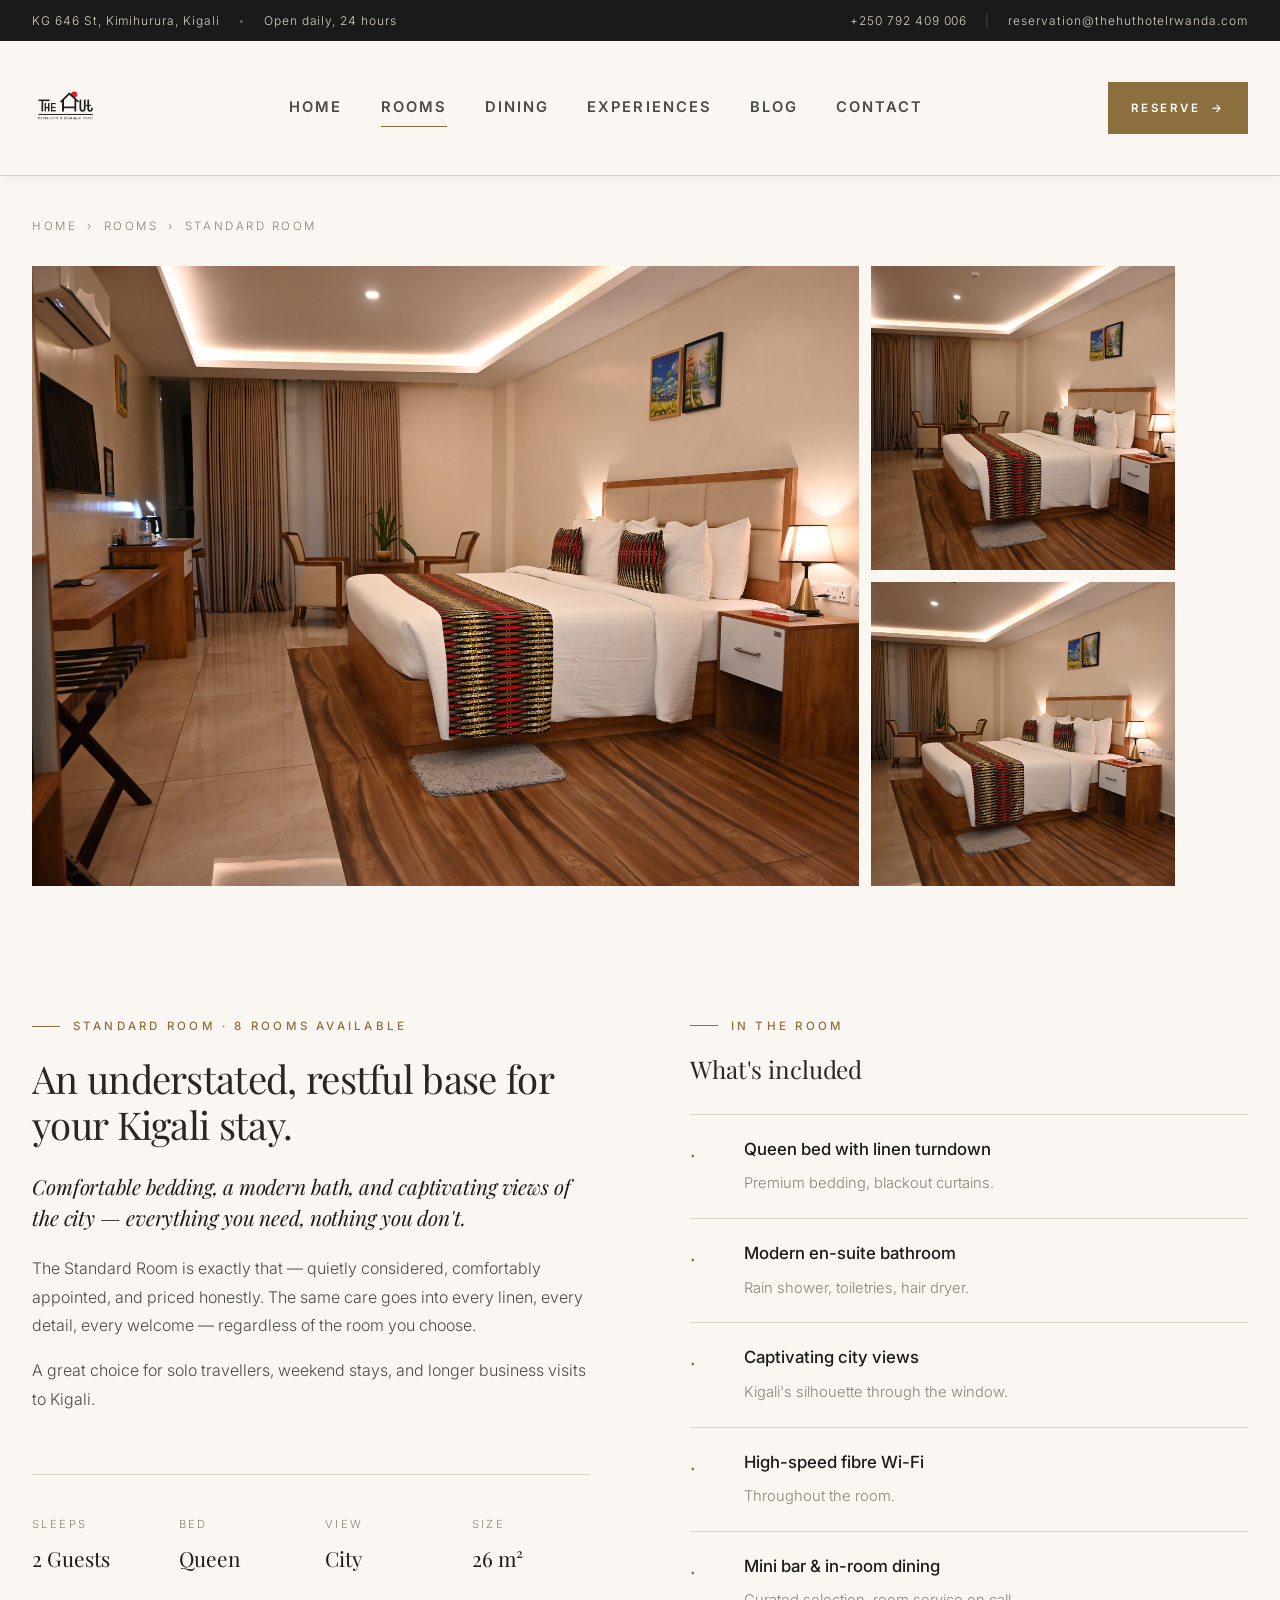
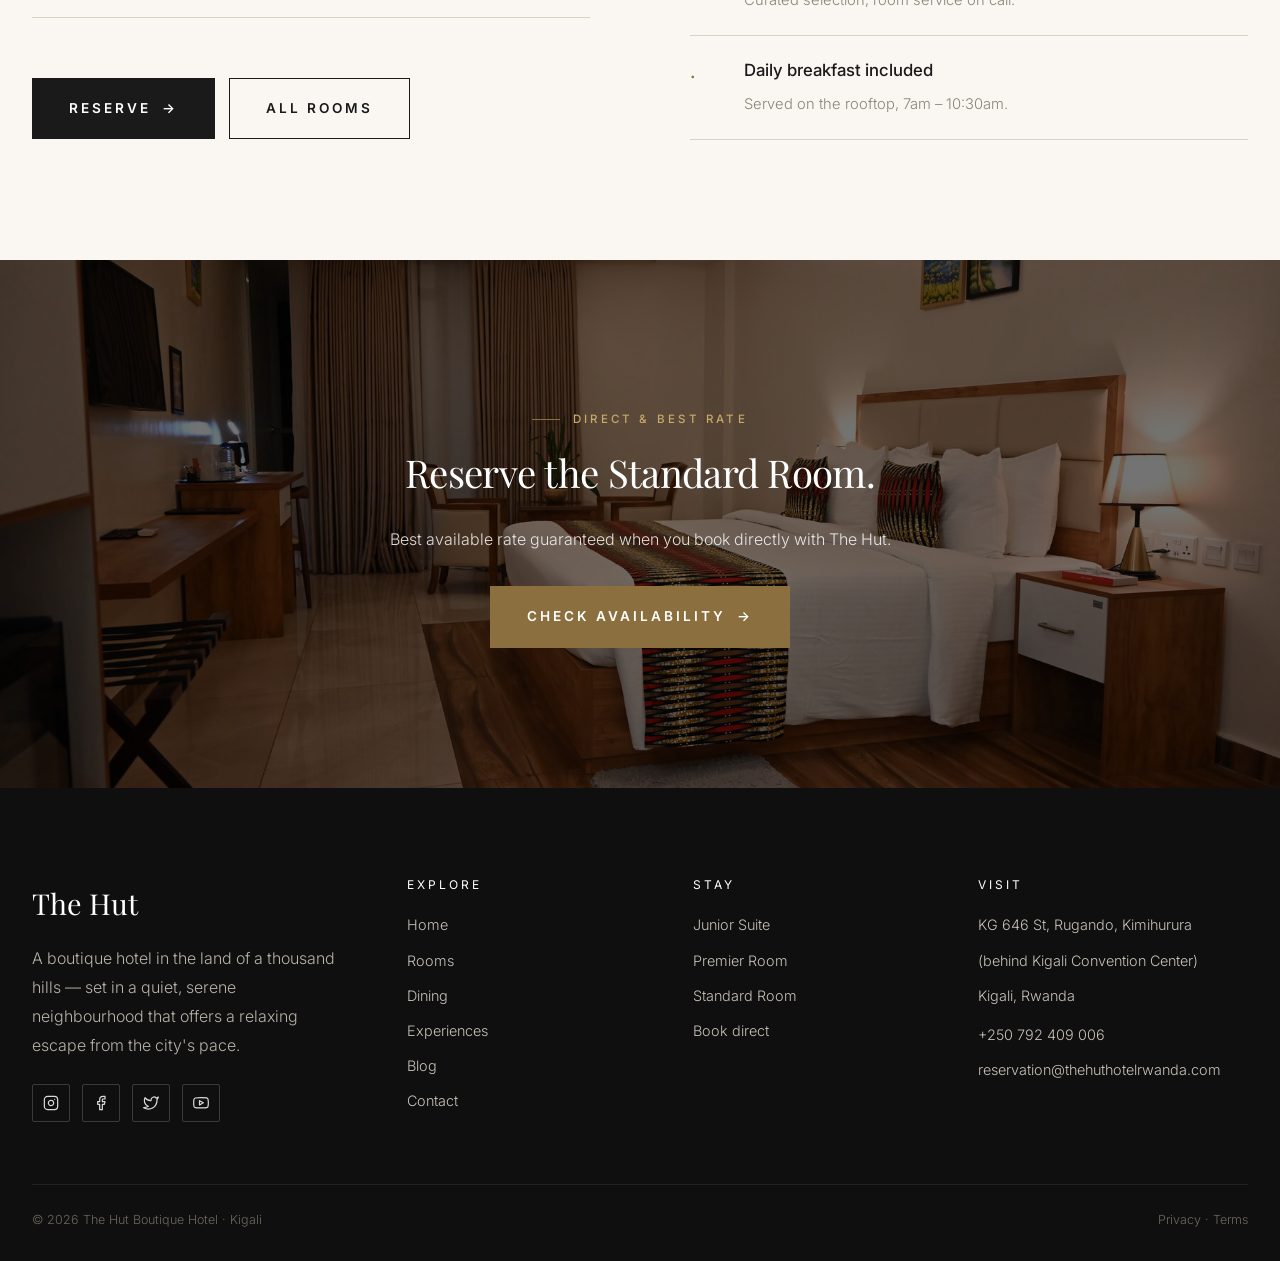
<file: room-standard.html>
<!DOCTYPE html>
<html lang="en">
<head>
<meta charset="UTF-8">
<meta name="viewport" content="width=device-width, initial-scale=1.0">
<title>The Standard Room — The Hut, Kigali</title>
<meta name="description" content="The Standard Room at The Hut Boutique Hotel — comfortable bedding, modern bath, and captivating views of Kigali's silhouette.">
<link rel="preconnect" href="https://fonts.googleapis.com">
<link rel="preconnect" href="https://fonts.gstatic.com" crossorigin>
<link href="https://fonts.googleapis.com/css2?family=Playfair+Display:ital,wght@0,400;0,500;0,600;0,700;0,800;0,900;1,400;1,500;1,600;1,700&family=Inter:wght@300;400;500;600;700&display=swap" rel="stylesheet">
<link rel="icon" type="image/png" href="logo.png">
<link rel="apple-touch-icon" href="logo.png">
<meta name="theme-color" content="#8b6f3f">
<!-- Open Graph -->
<meta property="og:type" content="website">
<meta property="og:site_name" content="The Hut Boutique Hotel">
<meta property="og:title" content="The Standard Room — The Hut, Kigali">
<meta property="og:description" content="Understated, restful base for your Kigali stay — comfortable bedding, modern bath, captivating city views.">
<meta property="og:url" content="https://ayaanveerencheri-design.github.io/THEHUTHOTEL/room-standard.html">
<meta property="og:image" content="https://thehuthotelrwanda.com/wp-content/uploads/2025/10/WhatsApp-Image-2025-10-03-at-09.39.47.jpeg">
<meta property="og:image:width" content="1200">
<meta property="og:image:height" content="630">
<meta property="og:locale" content="en_US">
<!-- Twitter Card -->
<meta name="twitter:card" content="summary_large_image">
<meta name="twitter:title" content="The Standard Room — The Hut, Kigali">
<meta name="twitter:description" content="Understated, restful base for your Kigali stay — comfortable bedding, modern bath, captivating city views.">
<meta name="twitter:image" content="https://thehuthotelrwanda.com/wp-content/uploads/2025/10/WhatsApp-Image-2025-10-03-at-09.39.47.jpeg">
<link rel="canonical" href="https://ayaanveerencheri-design.github.io/THEHUTHOTEL/room-standard.html">
<link rel="stylesheet" href="styles.css">
</head>
<body>

<div class="sticky-stack">
<div class="utility">
  <div class="container">
    <div>KG 646 St, Kimihurura, Kigali <span class="sep">•</span> Open daily, 24 hours</div>
    <div><a href="tel:+250792409006">+250 792 409 006</a> <span class="sep">|</span> <a href="mailto:reservation@thehuthotelrwanda.com">reservation@thehuthotelrwanda.com</a></div>
  </div>
</div>

<header class="site-header">
  <div class="container">
    <a href="index.html" class="brand" aria-label="The Hut · Restaurant & Boutique Hotel"><img src="logo.png" alt="The Hut · Restaurant & Boutique Hotel" onerror="this.outerHTML='<span class=&quot;brand-text&quot;>The Hut<small>Boutique Hotel · Kigali</small></span>'"></a>
    <button class="menu-toggle" aria-label="Open menu" aria-expanded="false" aria-controls="primary-nav"><span></span><span></span><span></span></button>
    <nav class="nav" id="primary-nav">
      <a href="index.html">Home</a>
      <a href="rooms.html" class="active">Rooms</a>
      <a href="dining.html">Dining</a>
      <a href="experiences.html">Experiences</a>
      <a href="blog.html">Blog</a>
      <a href="contact.html">Contact</a>
    <div class="nav__reserve"><a href="index.html#book" class="btn btn--gold">Reserve <span class="arrow">→</span></a></div></nav>
    <a href="index.html#book" class="btn btn--gold book-cta">Reserve <span class="arrow">→</span></a>
  </div>
</header>
</div>
<div class="menu-backdrop" aria-hidden="true"></div>

<section style="padding-top: 40px; padding-bottom: 0;">
  <div class="container">
    <div class="crumbs" style="color:var(--muted); margin-bottom: 30px;"><a href="index.html">Home</a><span class="sep">›</span><a href="rooms.html">Rooms</a><span class="sep">›</span>Standard Room</div>
    <div class="room-detail__hero">
      <div class="img" style="background-image:url('images/standard-03.jpg');"></div>
      <div class="stack">
        <div class="img small" style="background-image:url('images/standard-01.jpg');"></div>
        <div class="img small" style="background-image:url('images/standard-02.jpg');"></div>
      </div>
    </div>
  </div>
</section>

<section>
  <div class="container intro__grid">
    <div>
      <span class="eyebrow">Standard Room · 8 rooms available</span>
      <h2>An understated, restful base for your Kigali stay.</h2>
      <p class="lead" style="font-family:var(--serif); font-size:1.3rem; color:var(--ink);">Comfortable bedding, a modern bath, and captivating views of the city — everything you need, nothing you don't.</p>
      <p>The Standard Room is exactly that — quietly considered, comfortably appointed, and priced honestly. The same care goes into every linen, every detail, every welcome — regardless of the room you choose.</p>
      <p>A great choice for solo travellers, weekend stays, and longer business visits to Kigali.</p>

      <div class="room-features">
        <div class="room-feature"><div class="label">Sleeps</div><div class="val">2 Guests</div></div>
        <div class="room-feature"><div class="label">Bed</div><div class="val">Queen</div></div>
        <div class="room-feature"><div class="label">View</div><div class="val">City</div></div>
        <div class="room-feature"><div class="label">Size</div><div class="val">26 m²</div></div>
      </div>

      <div style="display:flex; gap:14px; flex-wrap: wrap;">
        <a href="index.html#book" class="btn">Reserve <span class="arrow">→</span></a>
        <a href="rooms.html" class="btn btn--ghost">All rooms</a>
      </div>
    </div>

    <div>
      <span class="eyebrow">In the room</span>
      <h3 style="margin-bottom:24px;">What's included</h3>
      <ul class="why__list" style="border-top:1px solid var(--line);">
        <li style="border-color: var(--line);"><span class="num" style="color:var(--accent);">·</span><div><strong style="color:var(--ink);">Queen bed with linen turndown</strong><span style="color:var(--muted);">Premium bedding, blackout curtains.</span></div></li>
        <li style="border-color: var(--line);"><span class="num" style="color:var(--accent);">·</span><div><strong style="color:var(--ink);">Modern en-suite bathroom</strong><span style="color:var(--muted);">Rain shower, toiletries, hair dryer.</span></div></li>
        <li style="border-color: var(--line);"><span class="num" style="color:var(--accent);">·</span><div><strong style="color:var(--ink);">Captivating city views</strong><span style="color:var(--muted);">Kigali's silhouette through the window.</span></div></li>
        <li style="border-color: var(--line);"><span class="num" style="color:var(--accent);">·</span><div><strong style="color:var(--ink);">High-speed fibre Wi-Fi</strong><span style="color:var(--muted);">Throughout the room.</span></div></li>
        <li style="border-color: var(--line);"><span class="num" style="color:var(--accent);">·</span><div><strong style="color:var(--ink);">Mini bar & in-room dining</strong><span style="color:var(--muted);">Curated selection, room service on call.</span></div></li>
        <li style="border-color: var(--line);"><span class="num" style="color:var(--accent);">·</span><div><strong style="color:var(--ink);">Daily breakfast included</strong><span style="color:var(--muted);">Served on the rooftop, 7am – 10:30am.</span></div></li>
      </ul>
    </div>
  </div>
</section>

<section class="cta-strip" style="background-image: linear-gradient(rgba(0,0,0,.55), rgba(0,0,0,.55)), url('images/standard-03.jpg');">
  <div class="container">
    <span class="eyebrow" style="color:var(--gold);">Direct & best rate</span>
    <h2>Reserve the Standard Room.</h2>
    <p>Best available rate guaranteed when you book directly with The Hut.</p>
    <a href="index.html#book" class="btn btn--gold">Check availability <span class="arrow">→</span></a>
  </div>
</section>

<nav class="floating-bar" aria-label="Quick contact">
  <a href="tel:+250792409006" aria-label="Call The Hut">
    <svg viewBox="0 0 24 24" fill="none" stroke="currentColor" stroke-width="2" stroke-linecap="round" stroke-linejoin="round"><path d="M22 16.92v3a2 2 0 0 1-2.18 2 19.79 19.79 0 0 1-8.63-3.07 19.5 19.5 0 0 1-6-6 19.79 19.79 0 0 1-3.07-8.67A2 2 0 0 1 4.11 2h3a2 2 0 0 1 2 1.72 12.84 12.84 0 0 0 .7 2.81 2 2 0 0 1-.45 2.11L8.09 9.91a16 16 0 0 0 6 6l1.27-1.27a2 2 0 0 1 2.11-.45 12.84 12.84 0 0 0 2.81.7A2 2 0 0 1 22 16.92z"/></svg>
    Call
  </a>
  <a href="https://wa.me/250792409006" target="_blank" rel="noopener" aria-label="Message The Hut on WhatsApp">
    <svg viewBox="0 0 24 24" fill="currentColor"><path d="M17.6 6.31A7.85 7.85 0 0 0 12.05 4a7.94 7.94 0 0 0-6.76 12.1L4 21l5-1.31a7.93 7.93 0 0 0 3.07.78h0a7.94 7.94 0 0 0 6.74-12.16zm-5.53 12.2h0a6.6 6.6 0 0 1-3.36-.92l-.24-.14-2.5.65.67-2.43-.16-.25a6.6 6.6 0 0 1 5.6-10.1 6.55 6.55 0 0 1 4.67 1.94 6.55 6.55 0 0 1 1.93 4.67 6.61 6.61 0 0 1-6.61 6.58zm3.62-4.93c-.2-.1-1.18-.58-1.36-.65s-.32-.1-.45.1-.51.65-.63.79-.23.15-.43.05a5.42 5.42 0 0 1-1.6-1 6 6 0 0 1-1.11-1.38c-.12-.2 0-.31.09-.41s.2-.23.3-.35a1.32 1.32 0 0 0 .2-.33.36.36 0 0 0 0-.35c-.05-.1-.45-1.09-.62-1.49s-.33-.34-.45-.34h-.39a.74.74 0 0 0-.54.25 2.27 2.27 0 0 0-.7 1.69 3.93 3.93 0 0 0 .83 2.1 9 9 0 0 0 3.47 3.07c.49.2.87.32 1.17.41a2.83 2.83 0 0 0 1.29.08 2.13 2.13 0 0 0 1.38-1 1.71 1.71 0 0 0 .12-1c-.04-.1-.18-.16-.38-.25z"/></svg>
    WhatsApp
  </a>
  <a href="index.html#book" aria-label="Book your stay">Book</a>
</nav>

<footer class="site-footer">
  <div class="container">
    <div class="footer__grid">
      <div>
        <div class="footer__brand">The Hut</div>
        <p>A boutique hotel in the land of a thousand hills — set in a quiet, serene neighbourhood that offers a relaxing escape from the city's pace.</p>
        <div class="socials"><a href="https://www.instagram.com/thehuthotelrwanda" target="_blank" rel="noopener" aria-label="The Hut on Instagram"><svg width="16" height="16" viewBox="0 0 24 24" fill="none" stroke="currentColor" stroke-width="1.8" stroke-linecap="round" stroke-linejoin="round"><rect x="2" y="2" width="20" height="20" rx="5" ry="5"/><path d="M16 11.37A4 4 0 1 1 12.63 8 4 4 0 0 1 16 11.37z"/><line x1="17.5" y1="6.5" x2="17.51" y2="6.5"/></svg></a><a href="https://www.facebook.com/thehuthotelrwanda" target="_blank" rel="noopener" aria-label="The Hut on Facebook"><svg width="16" height="16" viewBox="0 0 24 24" fill="none" stroke="currentColor" stroke-width="1.8" stroke-linecap="round" stroke-linejoin="round"><path d="M18 2h-3a5 5 0 0 0-5 5v3H7v4h3v8h4v-8h3l1-4h-4V7a1 1 0 0 1 1-1h3z"/></svg></a><a href="https://twitter.com/thehuthotel" target="_blank" rel="noopener" aria-label="The Hut on Twitter"><svg width="16" height="16" viewBox="0 0 24 24" fill="none" stroke="currentColor" stroke-width="1.8" stroke-linecap="round" stroke-linejoin="round"><path d="M23 3a10.9 10.9 0 0 1-3.14 1.53 4.48 4.48 0 0 0-7.86 3v1A10.66 10.66 0 0 1 3 4s-4 9 5 13a11.64 11.64 0 0 1-7 2c9 5 20 0 20-11.5a4.5 4.5 0 0 0-.08-.83A7.72 7.72 0 0 0 23 3z"/></svg></a><a href="https://www.youtube.com/@thehuthotelrwanda" target="_blank" rel="noopener" aria-label="The Hut on YouTube"><svg width="16" height="16" viewBox="0 0 24 24" fill="none" stroke="currentColor" stroke-width="1.8" stroke-linecap="round" stroke-linejoin="round"><path d="M22.54 6.42a2.78 2.78 0 0 0-1.94-2C18.88 4 12 4 12 4s-6.88 0-8.6.46a2.78 2.78 0 0 0-1.94 2A29 29 0 0 0 1 11.75a29 29 0 0 0 .46 5.33A2.78 2.78 0 0 0 3.4 19c1.72.46 8.6.46 8.6.46s6.88 0 8.6-.46a2.78 2.78 0 0 0 1.94-2 29 29 0 0 0 .46-5.25 29 29 0 0 0-.46-5.33z"/><polygon points="9.75 15.02 15.5 11.75 9.75 8.48 9.75 15.02"/></svg></a></div>
      </div>
      <div><h4>Explore</h4><ul><li><a href="index.html">Home</a></li><li><a href="rooms.html">Rooms</a></li><li><a href="dining.html">Dining</a></li><li><a href="experiences.html">Experiences</a></li><li><a href="blog.html">Blog</a></li><li><a href="contact.html">Contact</a></li></ul></div>
      <div><h4>Stay</h4><ul><li><a href="room-junior-suite.html">Junior Suite</a></li><li><a href="room-premier.html">Premier Room</a></li><li><a href="room-standard.html">Standard Room</a></li><li><a href="index.html#book">Book direct</a></li></ul></div>
      <div><h4>Visit</h4><ul><li>KG 646 St, Rugando, Kimihurura</li><li>(behind Kigali Convention Center)</li><li>Kigali, Rwanda</li><li style="margin-top:14px;"><a href="tel:+250792409006">+250 792 409 006</a></li><li><a href="mailto:reservation@thehuthotelrwanda.com">reservation@thehuthotelrwanda.com</a></li></ul></div>
    </div>
    <div class="footer__bottom"><div>© 2026 The Hut Boutique Hotel · Kigali</div><div><a href="privacy.html">Privacy</a> · <a href="terms.html">Terms</a></div></div>
  </div>
</footer>

<script>
(function(){
  if (!("IntersectionObserver" in window)) return;
  var selectors = ".section-head, .room-card, .exp-tile, .why__list li, .stat, .room-features .room-feature, .intro__media, .why__media, .testimonial-quote, .review-stats, .prose, .booking, .room-detail__hero, .contact-info, .contact-form, .faq details";
  var els = document.querySelectorAll(selectors);
  els.forEach(function(el){ el.classList.add("reveal"); });
  var io = new IntersectionObserver(function(entries){
    entries.forEach(function(e){
      if (e.isIntersecting){
        e.target.classList.add("in");
        io.unobserve(e.target);
      }
    });
  }, { threshold: 0.12 });
  els.forEach(function(el){ io.observe(el); });
})();

// Sticky header — deeper shadow when scrolled
(function(){
  var stack = document.querySelector(".sticky-stack") || document.querySelector(".site-header");
  if (!stack) return;
  function update(){
    if (window.scrollY > 30){ stack.classList.add("scrolled"); }
    else { stack.classList.remove("scrolled"); }
  }
  window.addEventListener("scroll", update, { passive: true });
  update();
})();
</script>
<script>
// Mobile menu toggle
(function(){
  var toggle = document.querySelector('.menu-toggle');
  var nav = document.querySelector('.nav');
  var backdrop = document.querySelector('.menu-backdrop');
  if (!toggle || !nav) return;
  function open(){
    nav.classList.add('is-open');
    if (backdrop) backdrop.classList.add('is-visible');
    document.body.classList.add('menu-open');
    toggle.setAttribute('aria-expanded', 'true');
    toggle.setAttribute('aria-label', 'Close menu');
  }
  function close(){
    nav.classList.remove('is-open');
    if (backdrop) backdrop.classList.remove('is-visible');
    document.body.classList.remove('menu-open');
    toggle.setAttribute('aria-expanded', 'false');
    toggle.setAttribute('aria-label', 'Open menu');
  }
  toggle.addEventListener('click', function(){
    if (toggle.getAttribute('aria-expanded') === 'true') close(); else open();
  });
  if (backdrop) backdrop.addEventListener('click', close);
  nav.querySelectorAll('a').forEach(function(link){ link.addEventListener('click', close); });
  document.addEventListener('keydown', function(e){
    if (e.key === 'Escape' && toggle.getAttribute('aria-expanded') === 'true') close();
  });
})();
</script>
</body>
</html>
</file>
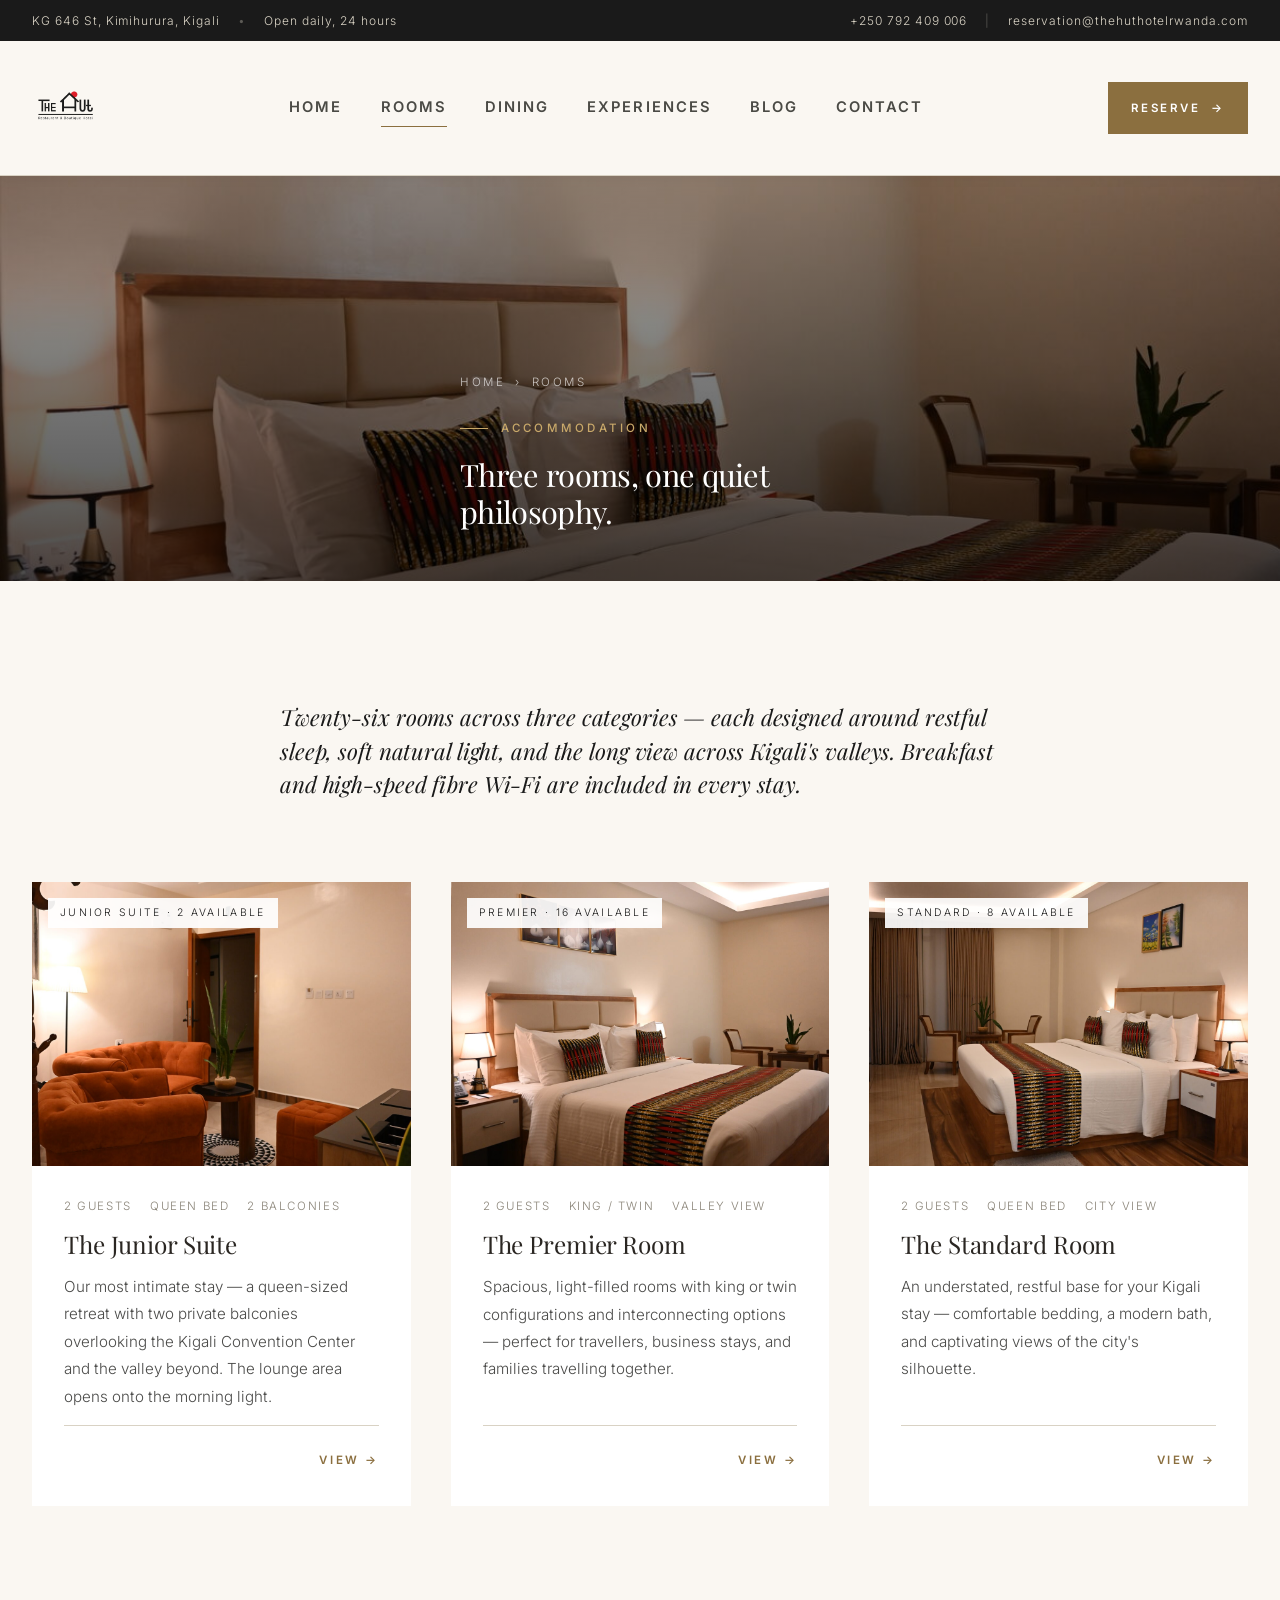
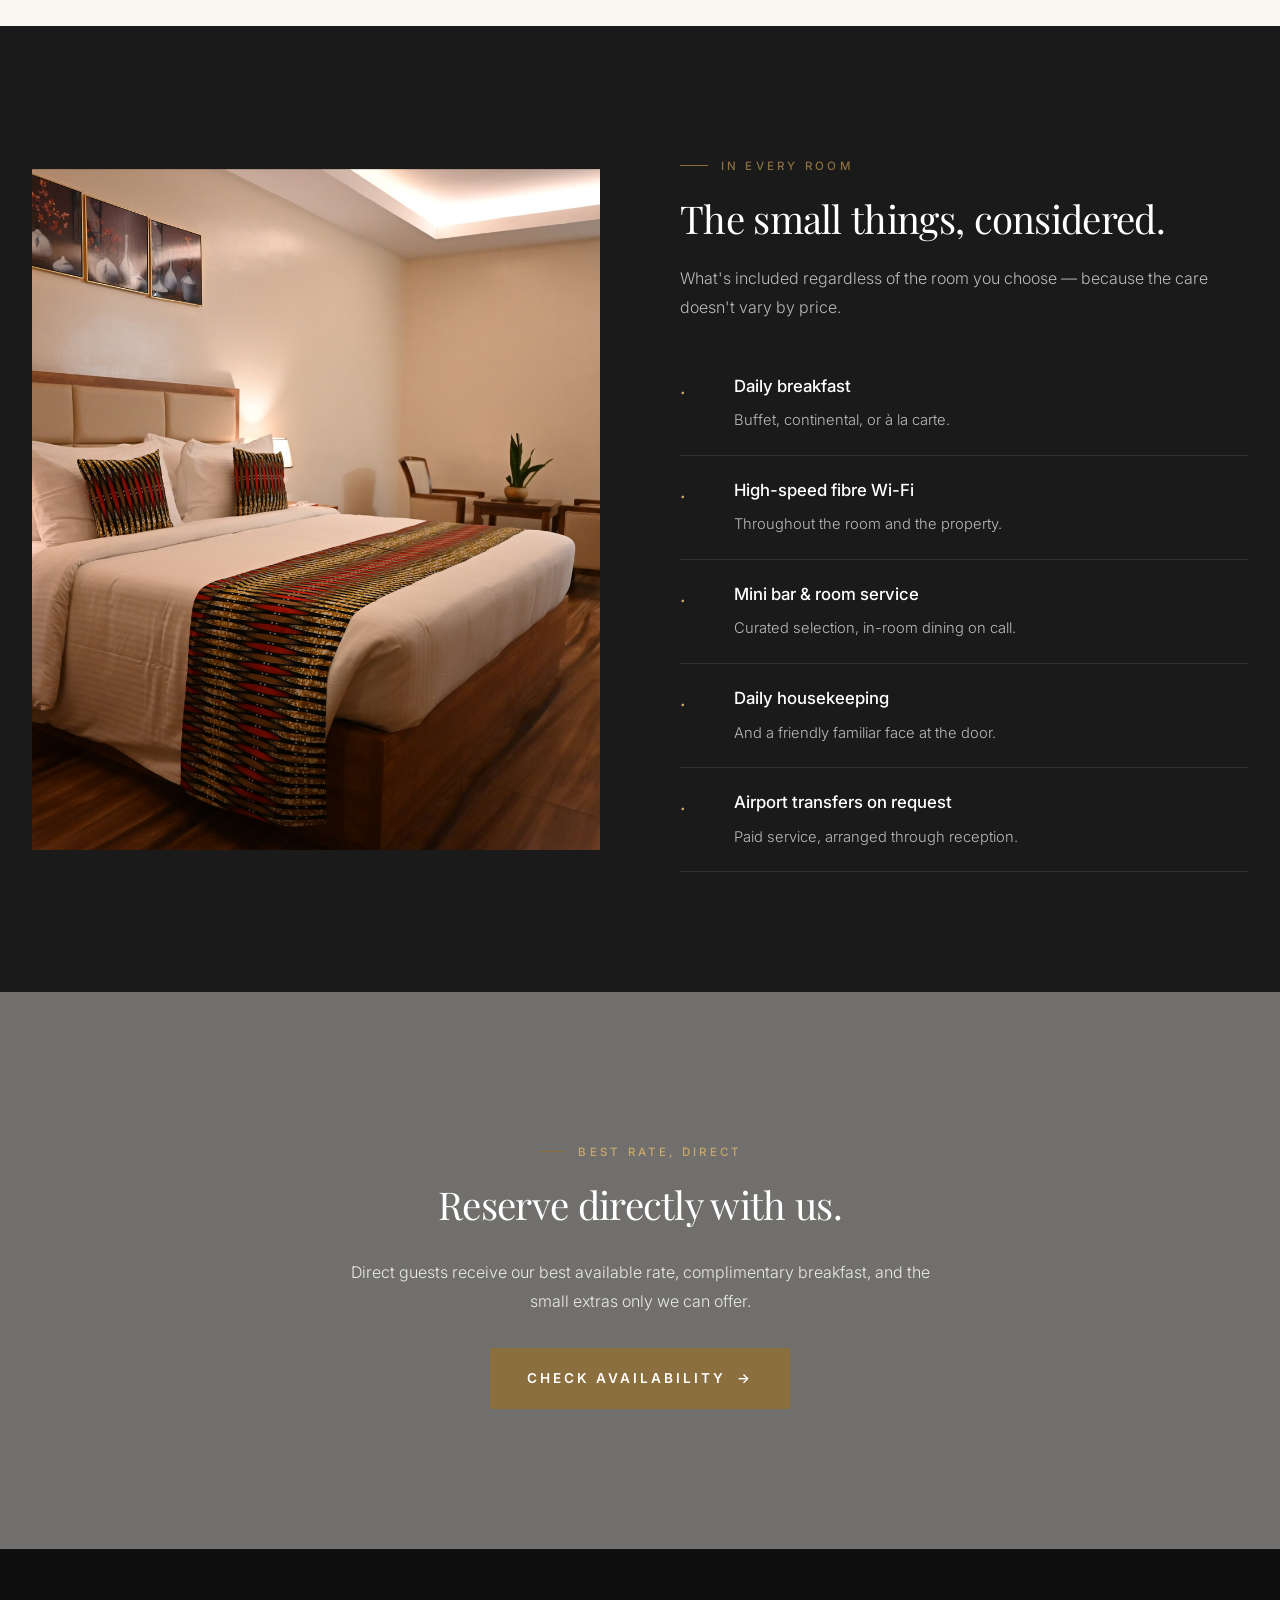
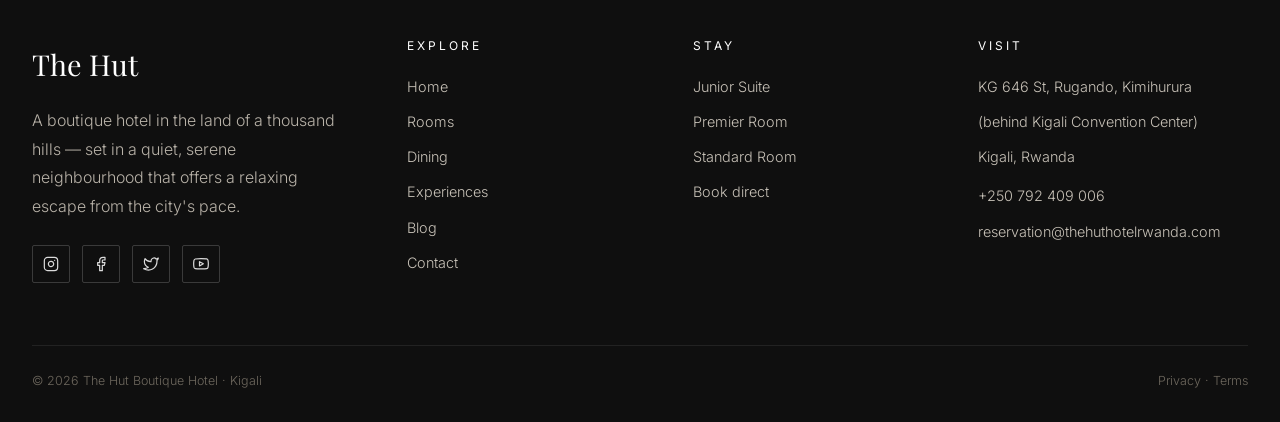
<file: rooms.html>
<!DOCTYPE html>
<html lang="en">
<head>
<meta charset="UTF-8">
<meta name="viewport" content="width=device-width, initial-scale=1.0">
<title>Rooms & Suites — The Hut, Kigali</title>
<meta name="description" content="Three room categories, one quiet philosophy. Explore The Hut's Junior Suite, Premier Room, and Standard Room in Kimihurura, Kigali.">
<link rel="preconnect" href="https://fonts.googleapis.com">
<link rel="preconnect" href="https://fonts.gstatic.com" crossorigin>
<link href="https://fonts.googleapis.com/css2?family=Playfair+Display:ital,wght@0,400;0,500;0,600;0,700;0,800;0,900;1,400;1,500;1,600;1,700&family=Inter:wght@300;400;500;600;700&display=swap" rel="stylesheet">
<link rel="icon" type="image/png" href="logo.png">
<link rel="apple-touch-icon" href="logo.png">
<meta name="theme-color" content="#8b6f3f">
<!-- Open Graph -->
<meta property="og:type" content="website">
<meta property="og:site_name" content="The Hut Boutique Hotel">
<meta property="og:title" content="Rooms & Suites — The Hut, Kigali">
<meta property="og:description" content="Three room categories at The Hut: Junior Suite, Premier Room, and Standard Room. Each shaped around restful sleep and the long Kigali view.">
<meta property="og:url" content="https://ayaanveerencheri-design.github.io/THEHUTHOTEL/rooms.html">
<meta property="og:image" content="https://thehuthotelrwanda.com/wp-content/uploads/2025/10/WhatsApp-Image-2025-10-03-at-09.39.47.jpeg">
<meta property="og:image:width" content="1200">
<meta property="og:image:height" content="630">
<meta property="og:locale" content="en_US">
<!-- Twitter Card -->
<meta name="twitter:card" content="summary_large_image">
<meta name="twitter:title" content="Rooms & Suites — The Hut, Kigali">
<meta name="twitter:description" content="Three room categories at The Hut: Junior Suite, Premier Room, and Standard Room. Each shaped around restful sleep and the long Kigali view.">
<meta name="twitter:image" content="https://thehuthotelrwanda.com/wp-content/uploads/2025/10/WhatsApp-Image-2025-10-03-at-09.39.47.jpeg">
<link rel="canonical" href="https://ayaanveerencheri-design.github.io/THEHUTHOTEL/rooms.html">
<link rel="stylesheet" href="styles.css">
</head>
<body>

<div class="sticky-stack">
<div class="utility">
  <div class="container">
    <div>KG 646 St, Kimihurura, Kigali <span class="sep">•</span> Open daily, 24 hours</div>
    <div><a href="tel:+250792409006">+250 792 409 006</a> <span class="sep">|</span> <a href="mailto:reservation@thehuthotelrwanda.com">reservation@thehuthotelrwanda.com</a></div>
  </div>
</div>

<header class="site-header">
  <div class="container">
    <a href="index.html" class="brand" aria-label="The Hut · Restaurant & Boutique Hotel"><img src="logo.png" alt="The Hut · Restaurant & Boutique Hotel" onerror="this.outerHTML='<span class=&quot;brand-text&quot;>The Hut<small>Boutique Hotel · Kigali</small></span>'"></a>
    <button class="menu-toggle" aria-label="Open menu" aria-expanded="false" aria-controls="primary-nav"><span></span><span></span><span></span></button>
    <nav class="nav" id="primary-nav">
      <a href="index.html">Home</a>
      <a href="rooms.html" class="active">Rooms</a>
      <a href="dining.html">Dining</a>
      <a href="experiences.html">Experiences</a>
      <a href="blog.html">Blog</a>
      <a href="contact.html">Contact</a>
    <div class="nav__reserve"><a href="index.html#book" class="btn btn--gold">Reserve <span class="arrow">→</span></a></div></nav>
    <a href="index.html#book" class="btn btn--gold book-cta">Reserve <span class="arrow">→</span></a>
  </div>
</header>
</div>
<div class="menu-backdrop" aria-hidden="true"></div>

<section class="page-hero" style="background-image:url('images/premier-02.jpg');">
  <div class="container">
    <div class="crumbs"><a href="index.html">Home</a><span class="sep">›</span>Rooms</div>
    <span class="eyebrow">Accommodation</span>
    <h1>Three rooms, one quiet philosophy.</h1>
  </div>
</section>

<section>
  <div class="container">
    <div class="prose" style="margin-bottom: 80px;">
      <p class="lead">Twenty-six rooms across three categories — each designed around restful sleep, soft natural light, and the long view across Kigali's valleys. Breakfast and high-speed fibre Wi-Fi are included in every stay.</p>
    </div>

    <div class="rooms__grid">
      <article class="room-card">
        <div class="room-card__img" data-count="Junior Suite · 2 available" style="background-image:url('images/suite-13.jpg');"></div>
        <div class="room-card__body">
          <div class="room-card__meta"><span>2 Guests</span><span>Queen bed</span><span>2 Balconies</span></div>
          <h3>The Junior Suite</h3>
          <p>Our most intimate stay — a queen-sized retreat with two private balconies overlooking the Kigali Convention Center and the valley beyond. The lounge area opens onto the morning light.</p>
          <div class="room-card__foot">
            
            <a href="room-junior-suite.html" class="room-card__link">View →</a>
          </div>
        </div>
      </article>

      <article class="room-card">
        <div class="room-card__img" data-count="Premier · 16 available" style="background-image:url('images/premier-02.jpg');"></div>
        <div class="room-card__body">
          <div class="room-card__meta"><span>2 Guests</span><span>King / Twin</span><span>Valley view</span></div>
          <h3>The Premier Room</h3>
          <p>Spacious, light-filled rooms with king or twin configurations and interconnecting options — perfect for travellers, business stays, and families travelling together.</p>
          <div class="room-card__foot">
            
            <a href="room-premier.html" class="room-card__link">View →</a>
          </div>
        </div>
      </article>

      <article class="room-card">
        <div class="room-card__img" data-count="Standard · 8 available" style="background-image:url('images/standard-01.jpg');"></div>
        <div class="room-card__body">
          <div class="room-card__meta"><span>2 Guests</span><span>Queen bed</span><span>City view</span></div>
          <h3>The Standard Room</h3>
          <p>An understated, restful base for your Kigali stay — comfortable bedding, a modern bath, and captivating views of the city's silhouette.</p>
          <div class="room-card__foot">
            
            <a href="room-standard.html" class="room-card__link">View →</a>
          </div>
        </div>
      </article>
    </div>
  </div>
</section>

<section class="why">
  <div class="container">
    <div class="why__grid">
      <div class="why__media" style="background-image:url('images/premier-04.jpg');"></div>
      <div>
        <span class="eyebrow">In every room</span>
        <h2>The small things, considered.</h2>
        <p>What's included regardless of the room you choose — because the care doesn't vary by price.</p>
        <ul class="why__list">
          <li><span class="num">·</span><div><strong>Daily breakfast</strong><span>Buffet, continental, or à la carte.</span></div></li>
          <li><span class="num">·</span><div><strong>High-speed fibre Wi-Fi</strong><span>Throughout the room and the property.</span></div></li>
          <li><span class="num">·</span><div><strong>Mini bar & room service</strong><span>Curated selection, in-room dining on call.</span></div></li>
          <li><span class="num">·</span><div><strong>Daily housekeeping</strong><span>And a friendly familiar face at the door.</span></div></li>
          <li><span class="num">·</span><div><strong>Airport transfers on request</strong><span>Paid service, arranged through reception.</span></div></li>
        </ul>
      </div>
    </div>
  </div>
</section>

<section class="cta-strip">
  <div class="container">
    <span class="eyebrow" style="color:var(--gold);">Best rate, direct</span>
    <h2>Reserve directly with us.</h2>
    <p>Direct guests receive our best available rate, complimentary breakfast, and the small extras only we can offer.</p>
    <a href="index.html#book" class="btn btn--gold">Check availability <span class="arrow">→</span></a>
  </div>
</section>

<nav class="floating-bar" aria-label="Quick contact">
  <a href="tel:+250792409006" aria-label="Call The Hut">
    <svg viewBox="0 0 24 24" fill="none" stroke="currentColor" stroke-width="2" stroke-linecap="round" stroke-linejoin="round"><path d="M22 16.92v3a2 2 0 0 1-2.18 2 19.79 19.79 0 0 1-8.63-3.07 19.5 19.5 0 0 1-6-6 19.79 19.79 0 0 1-3.07-8.67A2 2 0 0 1 4.11 2h3a2 2 0 0 1 2 1.72 12.84 12.84 0 0 0 .7 2.81 2 2 0 0 1-.45 2.11L8.09 9.91a16 16 0 0 0 6 6l1.27-1.27a2 2 0 0 1 2.11-.45 12.84 12.84 0 0 0 2.81.7A2 2 0 0 1 22 16.92z"/></svg>
    Call
  </a>
  <a href="https://wa.me/250792409006" target="_blank" rel="noopener" aria-label="Message The Hut on WhatsApp">
    <svg viewBox="0 0 24 24" fill="currentColor"><path d="M17.6 6.31A7.85 7.85 0 0 0 12.05 4a7.94 7.94 0 0 0-6.76 12.1L4 21l5-1.31a7.93 7.93 0 0 0 3.07.78h0a7.94 7.94 0 0 0 6.74-12.16zm-5.53 12.2h0a6.6 6.6 0 0 1-3.36-.92l-.24-.14-2.5.65.67-2.43-.16-.25a6.6 6.6 0 0 1 5.6-10.1 6.55 6.55 0 0 1 4.67 1.94 6.55 6.55 0 0 1 1.93 4.67 6.61 6.61 0 0 1-6.61 6.58zm3.62-4.93c-.2-.1-1.18-.58-1.36-.65s-.32-.1-.45.1-.51.65-.63.79-.23.15-.43.05a5.42 5.42 0 0 1-1.6-1 6 6 0 0 1-1.11-1.38c-.12-.2 0-.31.09-.41s.2-.23.3-.35a1.32 1.32 0 0 0 .2-.33.36.36 0 0 0 0-.35c-.05-.1-.45-1.09-.62-1.49s-.33-.34-.45-.34h-.39a.74.74 0 0 0-.54.25 2.27 2.27 0 0 0-.7 1.69 3.93 3.93 0 0 0 .83 2.1 9 9 0 0 0 3.47 3.07c.49.2.87.32 1.17.41a2.83 2.83 0 0 0 1.29.08 2.13 2.13 0 0 0 1.38-1 1.71 1.71 0 0 0 .12-1c-.04-.1-.18-.16-.38-.25z"/></svg>
    WhatsApp
  </a>
  <a href="index.html#book" aria-label="Book your stay">Book</a>
</nav>

<footer class="site-footer">
  <div class="container">
    <div class="footer__grid">
      <div>
        <div class="footer__brand">The Hut</div>
        <p>A boutique hotel in the land of a thousand hills — set in a quiet, serene neighbourhood that offers a relaxing escape from the city's pace.</p>
        <div class="socials"><a href="https://www.instagram.com/thehuthotelrwanda" target="_blank" rel="noopener" aria-label="The Hut on Instagram"><svg width="16" height="16" viewBox="0 0 24 24" fill="none" stroke="currentColor" stroke-width="1.8" stroke-linecap="round" stroke-linejoin="round"><rect x="2" y="2" width="20" height="20" rx="5" ry="5"/><path d="M16 11.37A4 4 0 1 1 12.63 8 4 4 0 0 1 16 11.37z"/><line x1="17.5" y1="6.5" x2="17.51" y2="6.5"/></svg></a><a href="https://www.facebook.com/thehuthotelrwanda" target="_blank" rel="noopener" aria-label="The Hut on Facebook"><svg width="16" height="16" viewBox="0 0 24 24" fill="none" stroke="currentColor" stroke-width="1.8" stroke-linecap="round" stroke-linejoin="round"><path d="M18 2h-3a5 5 0 0 0-5 5v3H7v4h3v8h4v-8h3l1-4h-4V7a1 1 0 0 1 1-1h3z"/></svg></a><a href="https://twitter.com/thehuthotel" target="_blank" rel="noopener" aria-label="The Hut on Twitter"><svg width="16" height="16" viewBox="0 0 24 24" fill="none" stroke="currentColor" stroke-width="1.8" stroke-linecap="round" stroke-linejoin="round"><path d="M23 3a10.9 10.9 0 0 1-3.14 1.53 4.48 4.48 0 0 0-7.86 3v1A10.66 10.66 0 0 1 3 4s-4 9 5 13a11.64 11.64 0 0 1-7 2c9 5 20 0 20-11.5a4.5 4.5 0 0 0-.08-.83A7.72 7.72 0 0 0 23 3z"/></svg></a><a href="https://www.youtube.com/@thehuthotelrwanda" target="_blank" rel="noopener" aria-label="The Hut on YouTube"><svg width="16" height="16" viewBox="0 0 24 24" fill="none" stroke="currentColor" stroke-width="1.8" stroke-linecap="round" stroke-linejoin="round"><path d="M22.54 6.42a2.78 2.78 0 0 0-1.94-2C18.88 4 12 4 12 4s-6.88 0-8.6.46a2.78 2.78 0 0 0-1.94 2A29 29 0 0 0 1 11.75a29 29 0 0 0 .46 5.33A2.78 2.78 0 0 0 3.4 19c1.72.46 8.6.46 8.6.46s6.88 0 8.6-.46a2.78 2.78 0 0 0 1.94-2 29 29 0 0 0 .46-5.25 29 29 0 0 0-.46-5.33z"/><polygon points="9.75 15.02 15.5 11.75 9.75 8.48 9.75 15.02"/></svg></a></div>
      </div>
      <div><h4>Explore</h4><ul><li><a href="index.html">Home</a></li><li><a href="rooms.html">Rooms</a></li><li><a href="dining.html">Dining</a></li><li><a href="experiences.html">Experiences</a></li><li><a href="blog.html">Blog</a></li><li><a href="contact.html">Contact</a></li></ul></div>
      <div><h4>Stay</h4><ul><li><a href="room-junior-suite.html">Junior Suite</a></li><li><a href="room-premier.html">Premier Room</a></li><li><a href="room-standard.html">Standard Room</a></li><li><a href="index.html#book">Book direct</a></li></ul></div>
      <div><h4>Visit</h4><ul><li>KG 646 St, Rugando, Kimihurura</li><li>(behind Kigali Convention Center)</li><li>Kigali, Rwanda</li><li style="margin-top:14px;"><a href="tel:+250792409006">+250 792 409 006</a></li><li><a href="mailto:reservation@thehuthotelrwanda.com">reservation@thehuthotelrwanda.com</a></li></ul></div>
    </div>
    <div class="footer__bottom"><div>© 2026 The Hut Boutique Hotel · Kigali</div><div><a href="privacy.html">Privacy</a> · <a href="terms.html">Terms</a></div></div>
  </div>
</footer>

<script>
(function(){
  if (!("IntersectionObserver" in window)) return;
  var selectors = ".section-head, .room-card, .exp-tile, .why__list li, .stat, .room-features .room-feature, .intro__media, .why__media, .testimonial-quote, .review-stats, .prose, .booking, .room-detail__hero, .contact-info, .contact-form, .faq details";
  var els = document.querySelectorAll(selectors);
  els.forEach(function(el){ el.classList.add("reveal"); });
  var io = new IntersectionObserver(function(entries){
    entries.forEach(function(e){
      if (e.isIntersecting){
        e.target.classList.add("in");
        io.unobserve(e.target);
      }
    });
  }, { threshold: 0.12 });
  els.forEach(function(el){ io.observe(el); });
})();

// Sticky header — deeper shadow when scrolled
(function(){
  var stack = document.querySelector(".sticky-stack") || document.querySelector(".site-header");
  if (!stack) return;
  function update(){
    if (window.scrollY > 30){ stack.classList.add("scrolled"); }
    else { stack.classList.remove("scrolled"); }
  }
  window.addEventListener("scroll", update, { passive: true });
  update();
})();
</script>
<script>
// Mobile menu toggle
(function(){
  var toggle = document.querySelector('.menu-toggle');
  var nav = document.querySelector('.nav');
  var backdrop = document.querySelector('.menu-backdrop');
  if (!toggle || !nav) return;
  function open(){
    nav.classList.add('is-open');
    if (backdrop) backdrop.classList.add('is-visible');
    document.body.classList.add('menu-open');
    toggle.setAttribute('aria-expanded', 'true');
    toggle.setAttribute('aria-label', 'Close menu');
  }
  function close(){
    nav.classList.remove('is-open');
    if (backdrop) backdrop.classList.remove('is-visible');
    document.body.classList.remove('menu-open');
    toggle.setAttribute('aria-expanded', 'false');
    toggle.setAttribute('aria-label', 'Open menu');
  }
  toggle.addEventListener('click', function(){
    if (toggle.getAttribute('aria-expanded') === 'true') close(); else open();
  });
  if (backdrop) backdrop.addEventListener('click', close);
  nav.querySelectorAll('a').forEach(function(link){ link.addEventListener('click', close); });
  document.addEventListener('keydown', function(e){
    if (e.key === 'Escape' && toggle.getAttribute('aria-expanded') === 'true') close();
  });
})();
</script>
</body>
</html>
                                                                                         
</file>
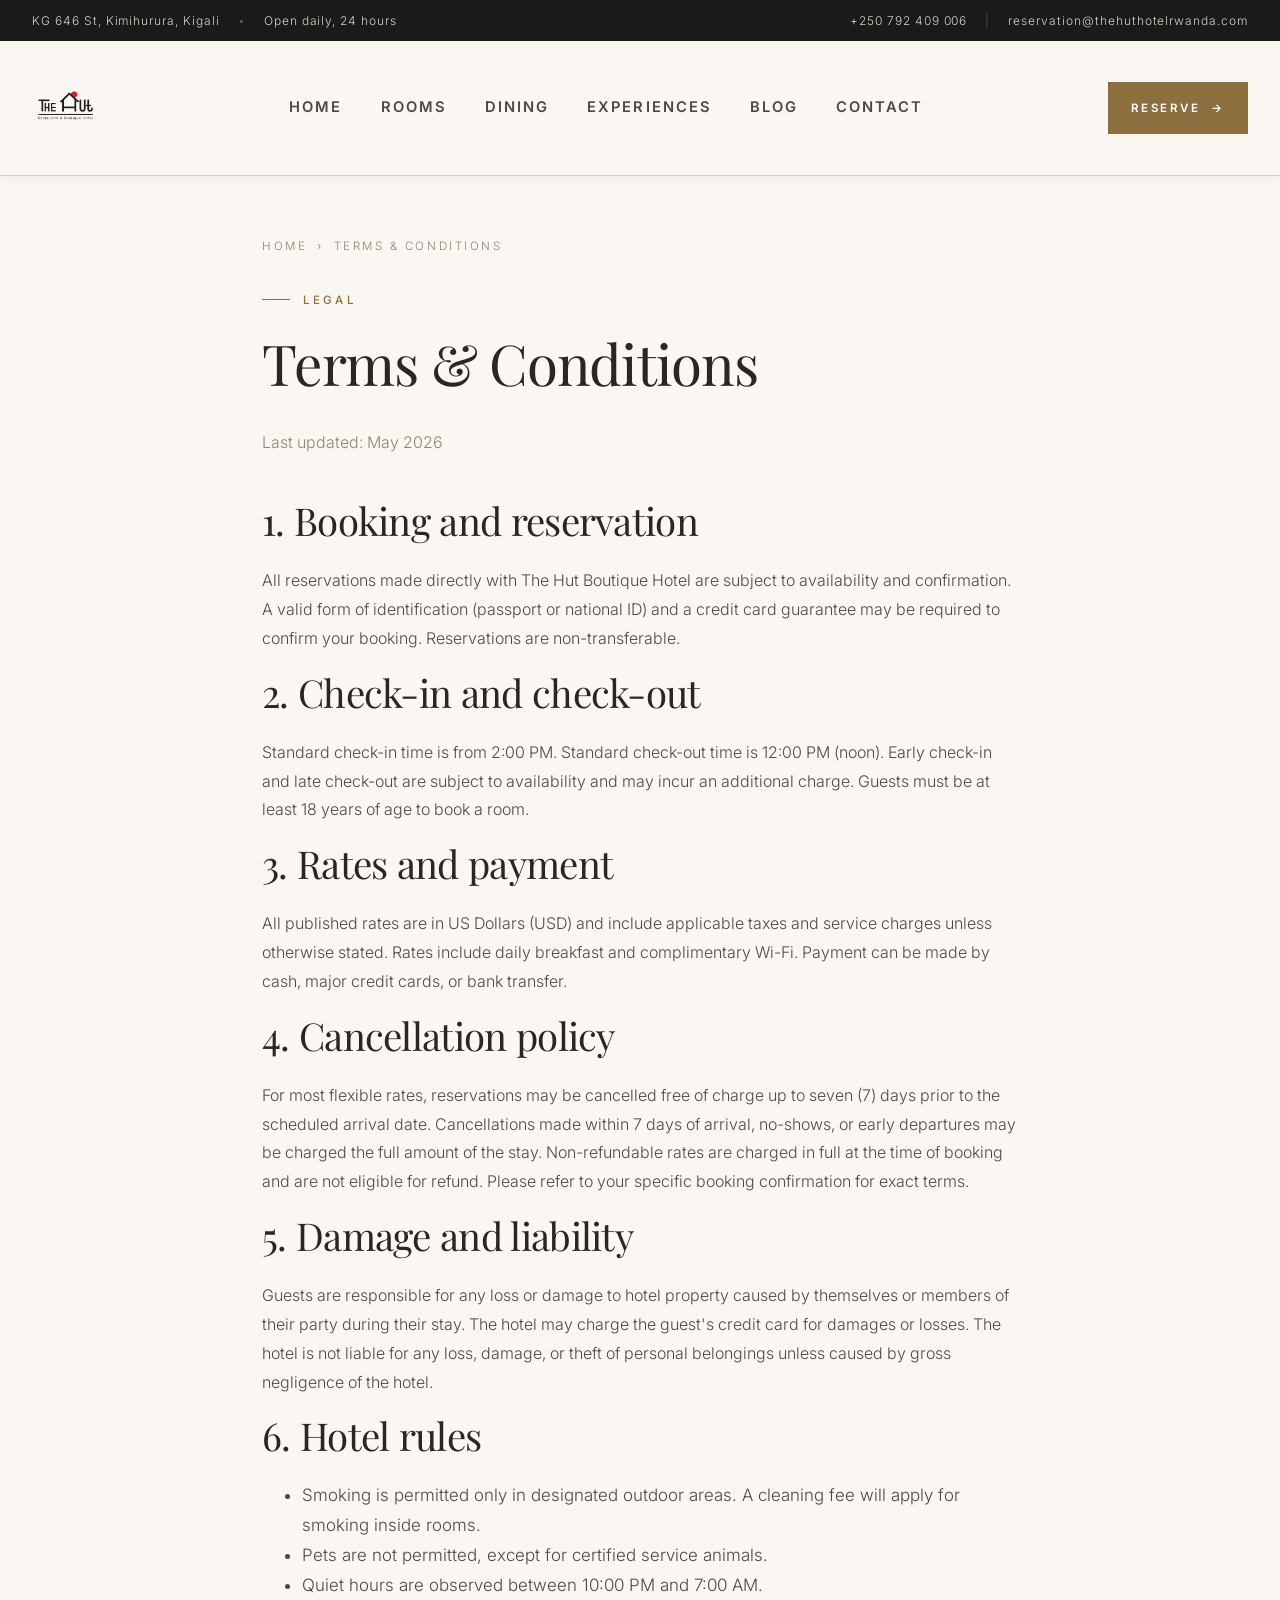
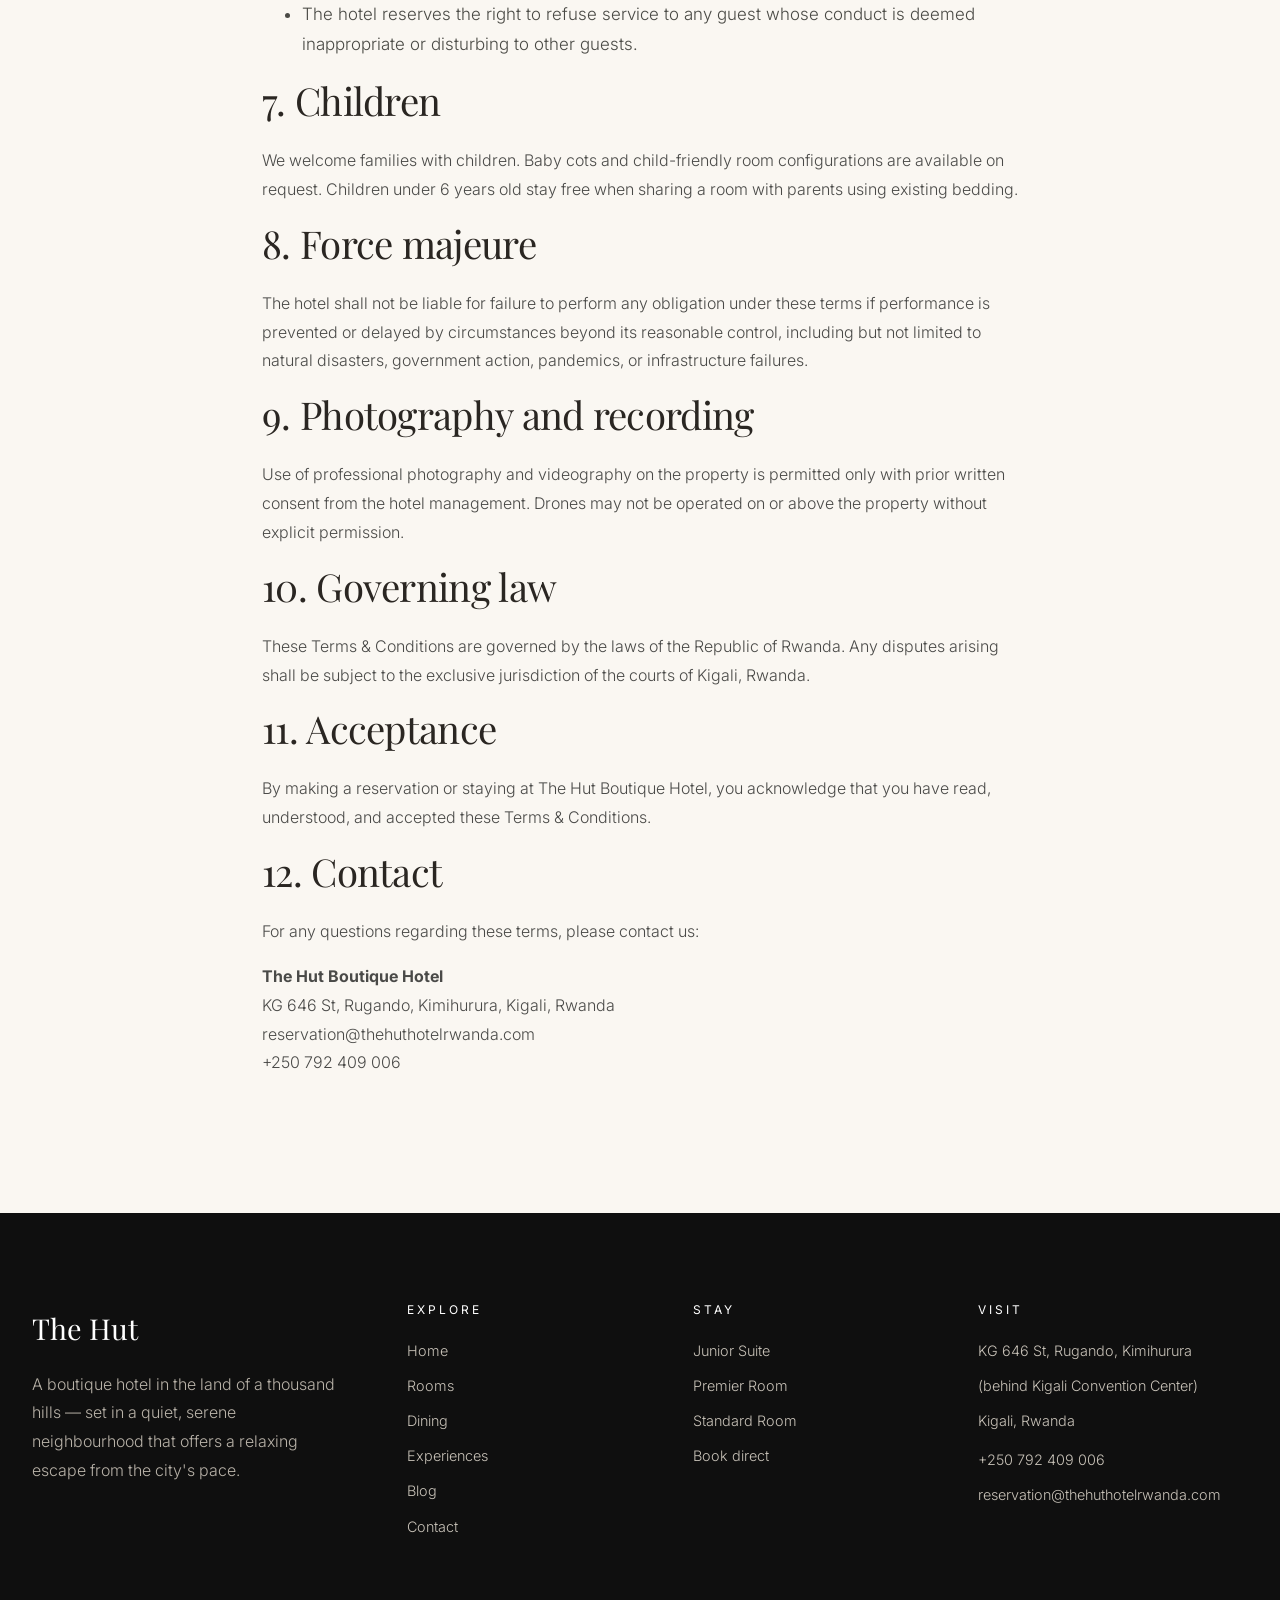
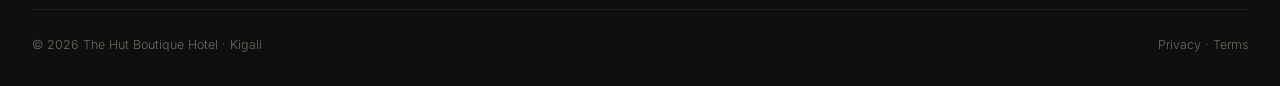
<file: terms.html>
<!DOCTYPE html>
<html lang="en">
<head>
<meta charset="UTF-8">
<meta name="viewport" content="width=device-width, initial-scale=1.0">
<title>Terms & Conditions — The Hut, Kigali</title>
<meta name="description" content="Terms and conditions for staying at and booking with The Hut Boutique Hotel in Kigali.">
<meta name="robots" content="noindex">
<link rel="preconnect" href="https://fonts.googleapis.com">
<link rel="preconnect" href="https://fonts.gstatic.com" crossorigin>
<link href="https://fonts.googleapis.com/css2?family=Playfair+Display:ital,wght@0,400;0,500;0,600;0,700;0,800;0,900;1,400;1,500;1,600;1,700&family=Inter:wght@300;400;500;600;700&display=swap" rel="stylesheet">
<link rel="icon" type="image/png" href="logo.png">
<link rel="apple-touch-icon" href="logo.png">
<meta name="theme-color" content="#8b6f3f">
<!-- Open Graph -->
<meta property="og:type" content="website">
<meta property="og:site_name" content="The Hut Boutique Hotel">
<meta property="og:title" content="Terms & Conditions — The Hut, Kigali">
<meta property="og:description" content="Terms and conditions for The Hut Boutique Hotel in Kigali.">
<meta property="og:url" content="https://ayaanveerencheri-design.github.io/THEHUTHOTEL/terms.html">
<meta property="og:image" content="https://thehuthotelrwanda.com/wp-content/uploads/2025/10/WhatsApp-Image-2025-10-03-at-09.39.47.jpeg">
<meta property="og:image:width" content="1200">
<meta property="og:image:height" content="630">
<meta property="og:locale" content="en_US">
<!-- Twitter Card -->
<meta name="twitter:card" content="summary_large_image">
<meta name="twitter:title" content="Terms & Conditions — The Hut, Kigali">
<meta name="twitter:description" content="Terms and conditions for The Hut Boutique Hotel in Kigali.">
<meta name="twitter:image" content="https://thehuthotelrwanda.com/wp-content/uploads/2025/10/WhatsApp-Image-2025-10-03-at-09.39.47.jpeg">
<link rel="canonical" href="https://ayaanveerencheri-design.github.io/THEHUTHOTEL/terms.html">
<link rel="stylesheet" href="styles.css">
</head>
<body>

<a href="#main" class="skip-link">Skip to main content</a>

<div class="sticky-stack">
<div class="utility">
  <div class="container">
    <div>KG 646 St, Kimihurura, Kigali <span class="sep">•</span> Open daily, 24 hours</div>
    <div><a href="tel:+250792409006">+250 792 409 006</a> <span class="sep">|</span> <a href="mailto:reservation@thehuthotelrwanda.com">reservation@thehuthotelrwanda.com</a></div>
  </div>
</div>

<header class="site-header">
  <div class="container">
    <a href="index.html" class="brand" aria-label="The Hut · Restaurant & Boutique Hotel"><img src="logo.png" alt="The Hut · Restaurant & Boutique Hotel" onerror="this.outerHTML='<span class=&quot;brand-text&quot;>The Hut<small>Boutique Hotel · Kigali</small></span>'"></a>
    <button class="menu-toggle" aria-label="Open menu" aria-expanded="false" aria-controls="primary-nav"><span></span><span></span><span></span></button>
    <nav class="nav" id="primary-nav">
      <a href="index.html">Home</a>
      <a href="rooms.html">Rooms</a>
      <a href="dining.html">Dining</a>
      <a href="experiences.html">Experiences</a>
      <a href="blog.html">Blog</a>
      <a href="contact.html">Contact</a>
    <div class="nav__reserve"><a href="index.html#book" class="btn btn--gold">Reserve <span class="arrow">→</span></a></div></nav>
    <a href="index.html#book" class="btn btn--gold book-cta">Reserve <span class="arrow">→</span></a>
  </div>
</header>
</div>
<div class="menu-backdrop" aria-hidden="true"></div>

<main id="main">
<section style="padding-top: 60px;">
  <div class="container" style="max-width: 820px;">
    <div class="crumbs" style="color:var(--muted); margin-bottom: 24px;"><a href="index.html">Home</a><span class="sep">›</span>Terms &amp; Conditions</div>
    <span class="eyebrow">Legal</span>
    <h1 style="margin-bottom: 32px;">Terms &amp; Conditions</h1>
    <p style="color:var(--muted); margin-bottom: 40px;">Last updated: May 2026</p>

    <h2>1. Booking and reservation</h2>
    <p>All reservations made directly with The Hut Boutique Hotel are subject to availability and confirmation. A valid form of identification (passport or national ID) and a credit card guarantee may be required to confirm your booking. Reservations are non-transferable.</p>

    <h2>2. Check-in and check-out</h2>
    <p>Standard check-in time is from 2:00 PM. Standard check-out time is 12:00 PM (noon). Early check-in and late check-out are subject to availability and may incur an additional charge. Guests must be at least 18 years of age to book a room.</p>

    <h2>3. Rates and payment</h2>
    <p>All published rates are in US Dollars (USD) and include applicable taxes and service charges unless otherwise stated. Rates include daily breakfast and complimentary Wi-Fi. Payment can be made by cash, major credit cards, or bank transfer.</p>

    <h2>4. Cancellation policy</h2>
    <p>For most flexible rates, reservations may be cancelled free of charge up to seven (7) days prior to the scheduled arrival date. Cancellations made within 7 days of arrival, no-shows, or early departures may be charged the full amount of the stay. Non-refundable rates are charged in full at the time of booking and are not eligible for refund. Please refer to your specific booking confirmation for exact terms.</p>

    <h2>5. Damage and liability</h2>
    <p>Guests are responsible for any loss or damage to hotel property caused by themselves or members of their party during their stay. The hotel may charge the guest's credit card for damages or losses. The hotel is not liable for any loss, damage, or theft of personal belongings unless caused by gross negligence of the hotel.</p>

    <h2>6. Hotel rules</h2>
    <ul>
      <li>Smoking is permitted only in designated outdoor areas. A cleaning fee will apply for smoking inside rooms.</li>
      <li>Pets are not permitted, except for certified service animals.</li>
      <li>Quiet hours are observed between 10:00 PM and 7:00 AM.</li>
      <li>The hotel reserves the right to refuse service to any guest whose conduct is deemed inappropriate or disturbing to other guests.</li>
    </ul>

    <h2>7. Children</h2>
    <p>We welcome families with children. Baby cots and child-friendly room configurations are available on request. Children under 6 years old stay free when sharing a room with parents using existing bedding.</p>

    <h2>8. Force majeure</h2>
    <p>The hotel shall not be liable for failure to perform any obligation under these terms if performance is prevented or delayed by circumstances beyond its reasonable control, including but not limited to natural disasters, government action, pandemics, or infrastructure failures.</p>

    <h2>9. Photography and recording</h2>
    <p>Use of professional photography and videography on the property is permitted only with prior written consent from the hotel management. Drones may not be operated on or above the property without explicit permission.</p>

    <h2>10. Governing law</h2>
    <p>These Terms &amp; Conditions are governed by the laws of the Republic of Rwanda. Any disputes arising shall be subject to the exclusive jurisdiction of the courts of Kigali, Rwanda.</p>

    <h2>11. Acceptance</h2>
    <p>By making a reservation or staying at The Hut Boutique Hotel, you acknowledge that you have read, understood, and accepted these Terms &amp; Conditions.</p>

    <h2>12. Contact</h2>
    <p>For any questions regarding these terms, please contact us:</p>
    <p>
      <strong>The Hut Boutique Hotel</strong><br>
      KG 646 St, Rugando, Kimihurura, Kigali, Rwanda<br>
      <a href="mailto:reservation@thehuthotelrwanda.com">reservation@thehuthotelrwanda.com</a><br>
      <a href="tel:+250792409006">+250 792 409 006</a>
    </p>
  </div>
</section>
</main>

<nav class="floating-bar" aria-label="Quick contact">
  <a href="tel:+250792409006" aria-label="Call The Hut">
    <svg viewBox="0 0 24 24" fill="none" stroke="currentColor" stroke-width="2" stroke-linecap="round" stroke-linejoin="round"><path d="M22 16.92v3a2 2 0 0 1-2.18 2 19.79 19.79 0 0 1-8.63-3.07 19.5 19.5 0 0 1-6-6 19.79 19.79 0 0 1-3.07-8.67A2 2 0 0 1 4.11 2h3a2 2 0 0 1 2 1.72 12.84 12.84 0 0 0 .7 2.81 2 2 0 0 1-.45 2.11L8.09 9.91a16 16 0 0 0 6 6l1.27-1.27a2 2 0 0 1 2.11-.45 12.84 12.84 0 0 0 2.81.7A2 2 0 0 1 22 16.92z"/></svg>
    Call
  </a>
  <a href="https://wa.me/250792409006" target="_blank" rel="noopener" aria-label="Message The Hut on WhatsApp">
    <svg viewBox="0 0 24 24" fill="currentColor"><path d="M17.6 6.31A7.85 7.85 0 0 0 12.05 4a7.94 7.94 0 0 0-6.76 12.1L4 21l5-1.31a7.93 7.93 0 0 0 3.07.78h0a7.94 7.94 0 0 0 6.74-12.16zm-5.53 12.2h0a6.6 6.6 0 0 1-3.36-.92l-.24-.14-2.5.65.67-2.43-.16-.25a6.6 6.6 0 0 1 5.6-10.1 6.55 6.55 0 0 1 4.67 1.94 6.55 6.55 0 0 1 1.93 4.67 6.61 6.61 0 0 1-6.61 6.58zm3.62-4.93c-.2-.1-1.18-.58-1.36-.65s-.32-.1-.45.1-.51.65-.63.79-.23.15-.43.05a5.42 5.42 0 0 1-1.6-1 6 6 0 0 1-1.11-1.38c-.12-.2 0-.31.09-.41s.2-.23.3-.35a1.32 1.32 0 0 0 .2-.33.36.36 0 0 0 0-.35c-.05-.1-.45-1.09-.62-1.49s-.33-.34-.45-.34h-.39a.74.74 0 0 0-.54.25 2.27 2.27 0 0 0-.7 1.69 3.93 3.93 0 0 0 .83 2.1 9 9 0 0 0 3.47 3.07c.49.2.87.32 1.17.41a2.83 2.83 0 0 0 1.29.08 2.13 2.13 0 0 0 1.38-1 1.71 1.71 0 0 0 .12-1c-.04-.1-.18-.16-.38-.25z"/></svg>
    WhatsApp
  </a>
  <a href="index.html#book" aria-label="Book your stay">Book</a>
</nav>

<footer class="site-footer">
  <div class="container">
    <div class="footer__grid">
      <div>
        <div class="footer__brand">The Hut</div>
        <p>A boutique hotel in the land of a thousand hills — set in a quiet, serene neighbourhood that offers a relaxing escape from the city's pace.</p>
      </div>
      <div><h4>Explore</h4><ul><li><a href="index.html">Home</a></li><li><a href="rooms.html">Rooms</a></li><li><a href="dining.html">Dining</a></li><li><a href="experiences.html">Experiences</a></li><li><a href="blog.html">Blog</a></li><li><a href="contact.html">Contact</a></li></ul></div>
      <div><h4>Stay</h4><ul><li><a href="room-junior-suite.html">Junior Suite</a></li><li><a href="room-premier.html">Premier Room</a></li><li><a href="room-standard.html">Standard Room</a></li><li><a href="index.html#book">Book direct</a></li></ul></div>
      <div><h4>Visit</h4><ul><li>KG 646 St, Rugando, Kimihurura</li><li>(behind Kigali Convention Center)</li><li>Kigali, Rwanda</li><li style="margin-top:14px;"><a href="tel:+250792409006">+250 792 409 006</a></li><li><a href="mailto:reservation@thehuthotelrwanda.com">reservation@thehuthotelrwanda.com</a></li></ul></div>
    </div>
    <div class="footer__bottom"><div>© 2026 The Hut Boutique Hotel · Kigali</div><div><a href="privacy.html">Privacy</a> · <a href="terms.html">Terms</a></div></div>
  </div>
</footer>

<script>
(function(){
  var toggle = document.querySelector('.menu-toggle');
  var nav = document.querySelector('.nav');
  var backdrop = document.querySelector('.menu-backdrop');
  if (!toggle || !nav) return;
  function open(){ nav.classList.add('is-open'); if(backdrop) backdrop.classList.add('is-visible'); document.body.classList.add('menu-open'); toggle.setAttribute('aria-expanded','true'); toggle.setAttribute('aria-label','Close menu'); }
  function close(){ nav.classList.remove('is-open'); if(backdrop) backdrop.classList.remove('is-visible'); document.body.classList.remove('menu-open'); toggle.setAttribute('aria-expanded','false'); toggle.setAttribute('aria-label','Open menu'); }
  toggle.addEventListener('click', function(){ if (toggle.getAttribute('aria-expanded')==='true') close(); else open(); });
  if (backdrop) backdrop.addEventListener('click', close);
  nav.querySelectorAll('a').forEach(function(l){ l.addEventListener('click', close); });
  document.addEventListener('keydown', function(e){ if (e.key==='Escape' && toggle.getAttribute('aria-expanded')==='true') close(); });
})();
</script>
</body>
</html>
</file>
<file: styles.css>
/* =========================================================
   The Hut — Editorial Luxury Redesign
   Shared stylesheet
   ========================================================= */

:root{
  /* Color tokens */
  --bg: #faf7f2;
  --bg-alt: #f1ece3;
  --ink: #1a1a1a;
  --ink-soft: #4a4a48;
  --muted: #8a8478;
  --line: #d9d2c4;
  --accent: #8b6f3f;   /* warm bronze — for borders, backgrounds, large headlines */
  --accent-dark: #6b5530;
  --accent-text: #7a5f30;  /* darker bronze — passes WCAG AA 5.5:1 for body text */
  --gold: #c9a96a;
  --white: #ffffff;

  /* Spacing scale — 8pt grid */
  --space-1: 4px;
  --space-2: 8px;
  --space-3: 12px;
  --space-4: 16px;
  --space-5: 24px;
  --space-6: 32px;
  --space-7: 48px;
  --space-8: 64px;
  --space-9: 80px;
  --space-10: 120px;

  /* Radius tokens */
  --radius-sm: 2px;
  --radius-md: 4px;
  --radius-lg: 8px;
  --radius-pill: 999px;

  /* Shadow tokens */
  --shadow-sm: 0 2px 12px rgba(26,26,26,0.06);
  --shadow-md: 0 12px 40px rgba(26,26,26,0.12);
  --shadow-lg: 0 24px 64px rgba(26,26,26,0.18);

  /* Typography */
  --serif: "Playfair Display", "Cormorant Garamond", Georgia, "Times New Roman", serif;
  --sans: "Inter", -apple-system, BlinkMacSystemFont, "Helvetica Neue", Arial, sans-serif;

  /* Layout */
  --container: 1280px;

  /* Focus */
  --focus-ring: 0 0 0 3px rgba(139,111,63,.35);
}

/* Skip-navigation link for keyboard / screen-reader users */
.skip-link{
  position: absolute;
  left: -9999px;
  top: 0;
  background: var(--ink);
  color: #fff;
  padding: 14px 22px;
  z-index: 999;
  font-size: .85rem;
  letter-spacing: .15em;
  text-transform: uppercase;
  text-decoration: none;
}
.skip-link:focus{
  left: 12px;
  top: 12px;
  outline: 3px solid var(--gold);
}

/* Global focus ring — accessibility */
*:focus-visible{
  outline: none;
  box-shadow: var(--focus-ring);
  border-radius: var(--radius-sm);
}
a:focus-visible, button:focus-visible{
  box-shadow: var(--focus-ring);
}

/* Visually-hidden helper (for screen readers) */
.sr-only{
  position: absolute;
  width: 1px; height: 1px;
  padding: 0; margin: -1px;
  overflow: hidden; clip: rect(0 0 0 0);
  white-space: nowrap; border: 0;
}

/* Universal reduced-motion */
@media (prefers-reduced-motion: reduce){
  *, *::before, *::after{
    animation-duration: .01ms !important;
    animation-iteration-count: 1 !important;
    transition-duration: .01ms !important;
    scroll-behavior: auto !important;
  }
}

/* Mobile floating action bar — Call · WhatsApp · Book */
.floating-bar{
  position: fixed;
  left: 0; right: 0;
  bottom: 0;
  z-index: 90;
  display: none;
  background: var(--ink);
  box-shadow: 0 -4px 24px rgba(0,0,0,.2);
}
.floating-bar a{
  flex: 1;
  display: inline-flex;
  align-items: center;
  justify-content: center;
  gap: 6px;
  padding: 14px 8px;
  color: #fff;
  font-family: var(--sans);
  font-size: .72rem;
  letter-spacing: .12em;
  text-transform: uppercase;
  font-weight: 600;
  text-decoration: none;
  border-right: 1px solid rgba(255,255,255,.1);
}
.floating-bar a:last-child{ border-right: none; background: var(--accent); }
.floating-bar a:hover, .floating-bar a:focus{ background: rgba(255,255,255,.06); color: #fff; }
.floating-bar a:last-child:hover{ background: var(--accent-dark); }
.floating-bar svg{ width: 16px; height: 16px; }
@media (max-width: 768px){
  .floating-bar{ display: flex; }
  body{ padding-bottom: 56px; }
}

/* Legacy floating book — keep hidden */
.floating-book{ display: none !important; }

/* Trust badge inside booking widget */
.booking__trust{
  grid-column: 1 / -1;
  display: flex;
  align-items: center;
  gap: 24px;
  padding-top: 18px;
  margin-top: 4px;
  border-top: 1px solid var(--line);
  font-size: .8rem;
  color: var(--muted);
  letter-spacing: .04em;
  flex-wrap: wrap;
}
.booking__trust strong{ color: var(--accent); font-family: var(--serif); font-size: 1rem; }
.booking__trust .sep{ color: var(--line); }

/* Button loading state */
.btn[aria-busy="true"]{
  pointer-events: none;
  opacity: .7;
  position: relative;
}
.btn[aria-busy="true"] .arrow{
  display: inline-block;
  animation: spin .8s linear infinite;
}
@keyframes spin{ to{ transform: rotate(360deg); } }

/* Interactive feedback — universal */
a, button{ transition: color .2s ease, background .2s ease, opacity .2s ease, transform .2s ease; }
a:active, button:active{ transform: translateY(1px); }

*{ box-sizing: border-box; }

html{ scroll-behavior: smooth; overflow-x: hidden; scroll-padding-top: 120px; }

body{
  margin: 0;
  font-family: var(--sans);
  font-size: 17px;
  line-height: 1.75;
  color: #4a4a45;
  background: var(--bg);
  -webkit-font-smoothing: antialiased;
  -moz-osx-font-smoothing: grayscale;
  overflow-x: hidden;
  width: 100%;
  font-weight: 300;
}
p{ color: #4a4a45; font-size: 1rem; line-height: 1.8; font-weight: 300; }
.lead, p.lead{
  color: #0f0f0f;
  font-family: var(--serif);
  font-size: 1.4rem;
  line-height: 1.5;
  font-weight: 400;
  letter-spacing: -0.005em;
  font-style: italic;
}
@media (max-width: 768px){
  body{ font-size: 17px; line-height: 1.65; }
  p{ font-size: .98rem; }
  .lead, p.lead{ font-size: 1.2rem; }
}

img{ max-width: 100%; display: block; }

a{ color: inherit; text-decoration: none; transition: color .2s ease, opacity .2s ease; }
a:hover{ color: var(--accent-text); }

h1,h2,h3,h4{
  font-family: var(--serif);
  font-weight: 400;
  letter-spacing: -0.015em;
  line-height: 1.2;
  margin: 0 0 .6em;
  color: #2a2622;
}
h1{ font-size: clamp(2.4rem, 4.4vw, 4rem); font-weight: 400; letter-spacing: -0.022em; }
h2{ font-size: clamp(1.9rem, 3vw, 2.8rem); font-weight: 400; letter-spacing: -0.018em; }
h3{ font-size: clamp(1.3rem, 1.9vw, 1.6rem); font-weight: 400; letter-spacing: -0.005em; }
h4{ font-size: 1rem; letter-spacing: .02em; font-weight: 400; }

p{ margin: 0 0 1em; color: var(--ink-soft); }

.eyebrow{
  font-family: var(--sans);
  font-size: .72rem;
  font-weight: 500;
  letter-spacing: .28em;
  text-transform: uppercase;
  color: var(--accent);
  margin: 0 0 1.2rem;
  display: inline-flex;
  align-items: center;
  gap: .8rem;
}
.eyebrow::before{
  content: "";
  width: 28px;
  height: 1px;
  background: var(--accent);
}

.container{
  max-width: var(--container);
  margin: 0 auto;
  padding: 0 32px;
}

section{ padding: 120px 0; }

/* ---------- Buttons ---------- */
.btn{
  display: inline-flex;
  align-items: center;
  gap: .7rem;
  padding: 18px 36px;
  font-family: var(--sans);
  font-size: .85rem;
  letter-spacing: .22em;
  text-transform: uppercase;
  font-weight: 600;
  border: 1px solid var(--ink);
  background: var(--ink);
  color: var(--white);
  cursor: pointer;
  transition: all .25s ease;
  min-height: 52px;
}
.btn:hover{ background: var(--accent); border-color: var(--accent); color: #fff; }
.btn--ghost{ background: transparent; color: var(--ink); }
.btn--ghost:hover{ background: var(--ink); color: #fff; border-color: var(--ink); }
.btn--light{ background: transparent; color: #fff; border-color: rgba(255,255,255,.6); }
.btn--light:hover{ background: #fff; color: var(--ink); border-color: #fff; }
.btn--gold{ background: var(--accent); border-color: var(--accent); }
.btn--gold:hover{ background: var(--accent-dark); border-color: var(--accent-dark); }
.btn .arrow{ transition: transform .25s ease; }
.btn:hover .arrow{ transform: translateX(4px); }

/* ---------- Sticky top stack: utility + header glued together ---------- */
.utility{
  background: var(--ink);
  color: #d8d2c4;
  font-size: .75rem;
  letter-spacing: .08em;
}
.utility .container{
  display: flex;
  justify-content: space-between;
  align-items: center;
  padding-top: 10px;
  padding-bottom: 10px;
}
.utility a:hover{ color: var(--gold); }
.utility .sep{ margin: 0 14px; opacity: .35; }

/* When .utility and .site-header are children of a wrapper, that wrapper sticks */
.sticky-stack{
  position: sticky;
  top: 0;
  z-index: 100;
  background: var(--bg);
  box-shadow: 0 2px 16px rgba(26,26,26,.05);
  transition: box-shadow .25s ease;
}
.sticky-stack.scrolled{
  box-shadow: 0 4px 24px rgba(26,26,26,.10);
}

/* ---------- Header / Nav ---------- */
.site-header{
  background: rgba(250,247,242,.96);
  backdrop-filter: blur(14px);
  -webkit-backdrop-filter: blur(14px);
  border-bottom: 1px solid var(--line);
}
.site-header .container{
  display: flex;
  align-items: center;
  justify-content: space-between;
  padding-top: 12px;
  padding-bottom: 12px;
  gap: 24px;
  min-height: 96px;
}
@media (max-width: 768px){
  .site-header .container{ min-height: 72px; padding-top: 8px; padding-bottom: 8px; }
}
.brand{
  font-family: var(--serif);
  font-size: 1.6rem;
  letter-spacing: .01em;
  line-height: 1;
  display: inline-flex;
  align-items: center;
}
.brand img{
  height: 110px;
  width: auto;
  display: block;
  max-width: 320px;
  object-fit: contain;
}
@media (max-width: 768px){
  .brand img{ height: 72px; max-width: 220px; }
}
.brand-text{
  font-family: var(--serif);
  font-size: 1.6rem;
  letter-spacing: .01em;
  line-height: 1;
  display: inline-block;
}
.brand-text small{
  display: block;
  font-family: var(--sans);
  font-size: .58rem;
  letter-spacing: .35em;
  text-transform: uppercase;
  color: var(--muted);
  margin-top: 4px;
  white-space: nowrap;
}
@media (max-width: 768px){
  .brand-text{ font-size: 1.3rem; }
  .brand-text small{ font-size: .52rem; letter-spacing: .25em; }
}
.brand small{
  display: block;
  font-family: var(--sans);
  font-size: .58rem;
  letter-spacing: .35em;
  text-transform: uppercase;
  color: var(--muted);
  margin-top: 4px;
  white-space: nowrap;
}
@media (max-width: 768px){
  .brand img{ height: 42px; }
}
.nav{
  display: flex;
  gap: 38px;
  font-size: .92rem;
  letter-spacing: .14em;
  text-transform: uppercase;
  font-weight: 600;
}
.nav a{ position: relative; padding: 6px 0; }
.nav a::after{
  content: "";
  position: absolute;
  left: 0; bottom: 0;
  width: 0; height: 1px;
  background: var(--accent);
  transition: width .25s ease;
}
.nav a:hover::after,
.nav a.active::after{ width: 100%; }

.book-cta{
  padding: 12px 22px;
  font-size: .72rem;
  letter-spacing: .22em;
}

/* Language toggle */
.lang-toggle{
  display: inline-flex;
  gap: 2px;
  font-size: .68rem;
  letter-spacing: .15em;
  font-weight: 600;
  text-transform: uppercase;
  margin-right: 8px;
}
.lang-toggle button{
  background: transparent;
  border: none;
  color: var(--ink-soft);
  padding: 8px 10px;
  cursor: pointer;
  font: inherit;
  text-transform: inherit;
  letter-spacing: inherit;
  border-radius: var(--radius-sm);
  transition: color .2s ease, background .2s ease;
}
.lang-toggle button:hover{ color: var(--ink); }
.lang-toggle button.active{
  color: var(--accent);
  background: rgba(139,111,63,.08);
}
@media (max-width: 768px){
  .lang-toggle{ font-size: .62rem; margin-right: 4px; }
  .lang-toggle button{ padding: 6px 8px; }
}

/* Mobile menu toggle button (hamburger) */
.menu-toggle{
  display: none;
  background: transparent;
  border: none;
  width: 44px;
  height: 44px;
  cursor: pointer;
  padding: 10px;
  z-index: 110;
  position: relative;
}
.menu-toggle span{
  display: block;
  width: 24px;
  height: 2px;
  background: var(--ink);
  margin: 5px auto;
  transition: transform .3s ease, opacity .3s ease;
}
.menu-toggle[aria-expanded="true"] span:nth-child(1){
  transform: translateY(7px) rotate(45deg);
}
.menu-toggle[aria-expanded="true"] span:nth-child(2){
  opacity: 0;
}
.menu-toggle[aria-expanded="true"] span:nth-child(3){
  transform: translateY(-7px) rotate(-45deg);
}

@media (max-width: 960px){
  .menu-toggle{ display: block; order: 2; }
  .site-header .container{ gap: 12px; }
  .brand{ order: 1; flex: 1; }
  .book-cta{ display: none; }

  .nav{
    position: fixed;
    top: 0; right: 0;
    width: 88%;
    max-width: 360px;
    height: 100vh;
    background: var(--bg);
    flex-direction: column;
    align-items: flex-start;
    justify-content: flex-start;
    gap: 0;
    padding: 110px 32px 40px;
    transform: translateX(100%);
    transition: transform .35s cubic-bezier(.4,0,.2,1);
    box-shadow: -8px 0 32px rgba(0,0,0,.12);
    z-index: 105;
    display: flex !important;
  }
  .nav.is-open{ transform: translateX(0); }
  .nav a{
    display: block;
    width: 100%;
    padding: 18px 0;
    font-size: 1.1rem;
    letter-spacing: .12em;
    border-bottom: 1px solid var(--line);
  }
  .nav a::after{ display: none; }
  .nav a.active{ color: var(--accent); }

  /* Mobile menu backdrop */
  .menu-backdrop{
    position: fixed;
    inset: 0;
    background: rgba(0,0,0,.5);
    opacity: 0;
    visibility: hidden;
    transition: opacity .3s ease, visibility .3s ease;
    z-index: 102;
  }
  .menu-backdrop.is-visible{
    opacity: 1;
    visibility: visible;
  }
  body.menu-open{ overflow: hidden; }

  /* Add a Reserve CTA at the bottom of the mobile menu */
  .nav__reserve{
    margin-top: auto;
    padding-top: 32px;
    width: 100%;
  }
  .nav__reserve .btn{
    width: 100%;
    justify-content: center;
  }
}
@media (min-width: 961px){
  .nav__reserve{ display: none; }
}

/* ---------- Hero ---------- */
.hero{
  position: relative;
  height: 70vh;
  min-height: 560px;
  max-height: 720px;
  color: #fff;
  overflow: hidden;
  margin-bottom: 0;
}
.hero__bg{
  position: absolute; inset: 0;
  background-size: cover;
  background-position: center;
  transform: scale(1.04);
  animation: heroZoom 14s ease-out forwards;
}
@keyframes heroZoom{ to{ transform: scale(1); } }

/* Hero slider */
.hero__slides{ position: absolute; inset: 0; background-color: #2a2a28; }
.hero__slide{
  position: absolute; inset: 0;
  background-size: cover;
  background-position: center;
  background-color: #2a2a28;
  opacity: 0;
  transform: scale(1.06);
  transition: opacity 1.4s ease, transform 7s ease;
}
.hero__slide.active{
  opacity: 1;
  transform: scale(1);
}
.hero__dots{
  position: absolute;
  top: 32px;
  right: 32px;
  display: flex;
  gap: 10px;
  z-index: 6;
}
@media (max-width: 768px){
  .hero__dots{ top: 20px; right: 16px; }
}
.hero__dot{
  width: 36px; height: 3px;
  background: rgba(255,255,255,.35);
  border: none;
  cursor: pointer;
  padding: 0;
  transition: background .25s ease;
}
.hero__dot.active{ background: var(--gold); }
.hero__dot:hover{ background: rgba(255,255,255,.7); }
.hero::after{
  content: "";
  position: absolute; inset: 0;
  background: linear-gradient(to bottom, rgba(0,0,0,.25) 0%, rgba(0,0,0,.15) 40%, rgba(0,0,0,.65) 100%);
}
.hero .container{
  position: relative;
  z-index: 2;
  height: 100%;
  display: flex;
  flex-direction: column;
  justify-content: center;
  padding-top: 60px;
  padding-bottom: 140px;
}
.hero .eyebrow{ color: var(--gold); margin-bottom: 1rem; }
.hero .eyebrow::before{ background: var(--gold); }
.hero h1{
  max-width: 18ch;
  color: #fff;
  margin-bottom: .3em;
  font-size: clamp(2.2rem, 3.6vw, 3.4rem);
  line-height: 1.18;
  font-weight: 400;
  letter-spacing: -0.022em;
}
.hero__lead{
  max-width: 52ch;
  color: rgba(255,255,255,.85);
  font-size: 1.05rem;
  margin-bottom: 2.4rem;
}
.hero__ctas{ display: flex; gap: 14px; flex-wrap: wrap; }

/* Booking widget */
.booking{
  position: relative;
  margin: -80px auto 80px;
  background: #fff;
  box-shadow: var(--shadow-md);
  max-width: 1180px;
  padding: 40px 44px 36px;
  display: grid;
  grid-template-columns: repeat(4, 1fr) auto;
  gap: 28px;
  z-index: 5;
}
.booking__field{ display: flex; flex-direction: column; }
.booking__field label{
  display: block;
  font-family: var(--sans);
  font-size: .7rem;
  letter-spacing: .25em;
  text-transform: uppercase;
  color: var(--muted);
  margin-bottom: 10px;
  font-weight: 600;
}
.booking__field input,
.booking__field select{
  width: 100%;
  border: none;
  border-bottom: 1px solid var(--line);
  background: transparent;
  font-family: var(--serif);
  font-weight: 400;
  font-size: 1.35rem;
  color: var(--ink);
  padding: 8px 0;
  outline: none;
  min-height: 44px;
  letter-spacing: .01em;
  transition: border-color .25s ease;
  -webkit-appearance: none;
  appearance: none;
  background-image: none;
}
.booking__field select{
  background-image: url("data:image/svg+xml;utf8,<svg xmlns='http://www.w3.org/2000/svg' width='10' height='6' viewBox='0 0 10 6' fill='none' stroke='%238b6f3f' stroke-width='1.5'><path d='M1 1l4 4 4-4'/></svg>");
  background-repeat: no-repeat;
  background-position: right 4px center;
  padding-right: 24px;
  cursor: pointer;
}
.booking__field input:focus,
.booking__field select:focus{ border-bottom-color: var(--accent); }
.booking__field input:focus,
.booking__field select:focus{ border-color: var(--accent); }
.booking .btn{ align-self: end; }

@media (max-width: 900px){
  .booking{ grid-template-columns: 1fr 1fr; margin: -40px 20px 0; padding: 24px; }
}

/* ---------- Intro / About ---------- */
.intro{ background: var(--bg); }
.intro__grid{
  display: grid;
  grid-template-columns: 1fr 1fr;
  gap: 100px;
  align-items: center;
}
.intro__media{
  position: relative;
  aspect-ratio: 4/5;
  background-size: cover;
  background-position: center;
  overflow: hidden;
  cursor: pointer;
  transition: transform .5s ease;
}
.intro__media:hover{ transform: scale(1.025); }
.intro__quote{
  font-family: var(--serif);
  font-style: italic;
  font-size: 1.3rem;
  line-height: 1.5;
  color: var(--ink);
  padding: 24px 0 14px;
  border-top: 1px solid var(--line);
  margin-top: 36px;
}
.intro__author{
  font-size: .75rem;
  letter-spacing: .22em;
  text-transform: uppercase;
  color: var(--muted);
}

@media (max-width: 900px){
  .intro__grid{ grid-template-columns: 1fr; gap: 50px; }
}

/* ---------- Rooms ---------- */
.rooms{ background: var(--bg-alt); }
.section-head{
  text-align: center;
  max-width: 720px;
  margin: 0 auto 80px;
}
.section-head .eyebrow{ justify-content: center; }
.section-head .eyebrow::before{ display: none; }

.rooms__grid{
  display: grid;
  grid-template-columns: repeat(3, 1fr);
  gap: 40px;
}
.room-card{
  background: #fff;
  display: flex;
  flex-direction: column;
  transition: transform .35s ease, box-shadow .35s ease;
}
.room-card:hover{
  transform: translateY(-6px);
  box-shadow: var(--shadow-md);
}
.room-card__img{
  aspect-ratio: 4/3;
  background-size: cover;
  background-position: center;
  position: relative;
  overflow: hidden;
  transition: transform .7s ease;
}
.room-card:hover .room-card__img{
  transform: scale(1.05);
}
.room-card__img::after{
  content: attr(data-count);
  position: absolute;
  top: 16px; left: 16px;
  background: rgba(255,255,255,.92);
  color: var(--ink);
  font-size: .65rem;
  letter-spacing: .22em;
  text-transform: uppercase;
  padding: 6px 12px;
}
.room-card__body{ padding: 30px 32px 36px; flex: 1; display: flex; flex-direction: column; }
.room-card__meta{
  display: flex;
  gap: 18px;
  font-size: .72rem;
  letter-spacing: .14em;
  text-transform: uppercase;
  color: var(--muted);
  margin-bottom: 14px;
}
.room-card h3{ margin-bottom: 14px; }
.room-card p{ font-size: .95rem; }
.room-card__foot{
  margin-top: auto;
  padding-top: 24px;
  display: flex;
  justify-content: flex-end;
  align-items: center;
  border-top: 1px solid var(--line);
}
.room-card__price{
  font-family: var(--serif);
  font-size: 1.4rem;
  color: var(--ink);
}
.room-card__price small{
  display: block;
  font-family: var(--sans);
  font-size: .65rem;
  letter-spacing: .18em;
  text-transform: uppercase;
  color: var(--muted);
}
.room-card__link{
  font-size: .72rem;
  letter-spacing: .22em;
  text-transform: uppercase;
  color: var(--accent);
  font-weight: 600;
}

@media (max-width: 900px){
  .rooms__grid{ grid-template-columns: 1fr; }
}

/* ---------- Experiences ---------- */
.experiences{ background: var(--bg); }
.exp__grid{
  display: grid;
  grid-template-columns: repeat(12, 1fr);
  gap: 24px;
}
.exp-tile{
  position: relative;
  overflow: hidden;
  background-size: cover;
  background-position: center;
  min-height: 320px;
  color: #fff;
  display: flex;
  align-items: flex-end;
  padding: 32px;
  cursor: pointer;
  transition: transform .7s ease;
}
.exp-tile:hover{ transform: scale(1.025); }
.exp-tile__body{
  transition: transform .35s ease;
  position: relative;
  z-index: 2;
}
.exp-tile:hover .exp-tile__body{ transform: translateY(-4px); }
.exp-tile::after{
  content: "";
  position: absolute; inset: 0;
  background: linear-gradient(to top, rgba(0,0,0,.7), rgba(0,0,0,.1));
  transition: background .3s ease;
}
.exp-tile:hover::after{ background: linear-gradient(to top, rgba(0,0,0,.85), rgba(0,0,0,.25)); }
.exp-tile > *{ position: relative; z-index: 1; }
.exp-tile__body h3{ margin-bottom: 6px; color: #fff; }
.exp-tile__body p{ color: rgba(255,255,255,.85); font-size: .92rem; margin: 0; max-width: 38ch; }
.exp-tile__body span{
  display: inline-block;
  margin-top: 14px;
  font-size: .72rem;
  letter-spacing: .22em;
  text-transform: uppercase;
  color: var(--gold);
}

.exp-tile--lg{ grid-column: span 7; min-height: 520px; }
.exp-tile--sm{ grid-column: span 5; min-height: 248px; }
.exp-tile--row{ grid-column: span 4; }
.exp-tile--row.wide{ grid-column: span 4; }

@media (max-width: 900px){
  .exp-tile, .exp-tile--lg, .exp-tile--sm, .exp-tile--row{ grid-column: span 12; min-height: 280px; }
}

/* ---------- Stats / Why ---------- */
.why{
  background: var(--ink);
  color: #e9e4d8;
}
.why h2{ color: #fff; }
.why p{ color: rgba(255,255,255,.7); }
.why__grid{
  display: grid;
  grid-template-columns: 1fr 1fr;
  gap: 80px;
  align-items: center;
}
.why__list{
  list-style: none;
  margin: 30px 0 0;
  padding: 0;
}
.why__list li{
  display: flex;
  align-items: flex-start;
  gap: 18px;
  padding: 20px 0;
  border-bottom: 1px solid rgba(255,255,255,.1);
}
.why__list .num{
  font-family: var(--serif);
  color: var(--gold);
  font-size: 1.3rem;
  min-width: 36px;
}
.why__list strong{ display: block; color: #fff; font-weight: 500; font-size: 1.05rem; margin-bottom: 4px; }
.why__list span{ font-size: .92rem; color: rgba(255,255,255,.7); }

.why__media{
  aspect-ratio: 5/6;
  background-size: cover;
  background-position: center;
}

.stats{
  display: grid;
  grid-template-columns: repeat(4, 1fr);
  margin-top: 80px;
  padding-top: 50px;
  border-top: 1px solid rgba(255,255,255,.15);
  gap: 30px;
}
.stat .num{
  font-family: var(--serif);
  font-size: clamp(2.4rem, 4vw, 3.4rem);
  color: var(--gold);
  line-height: 1;
  font-weight: 300;
}
.stat .label{
  font-size: .78rem;
  letter-spacing: .22em;
  text-transform: uppercase;
  color: rgba(255,255,255,.65);
  margin-top: 12px;
}

@media (max-width: 900px){
  .why__grid{ grid-template-columns: 1fr; gap: 40px; }
  .stats{ grid-template-columns: 1fr 1fr; }
}

/* ---------- Testimonials ---------- */
.testimonials{ background: var(--bg-alt); }
.testimonials__head{
  text-align: center;
  max-width: 720px;
  margin: 0 auto 60px;
}
.testimonials__head .eyebrow{ justify-content: center; }
.testimonials__head .eyebrow::before{ display: none; }
.testimonials__head h2{ margin-bottom: 28px; }

.testimonial-quote{
  font-family: var(--serif);
  font-size: clamp(1.4rem, 2.6vw, 2.1rem);
  line-height: 1.5;
  font-style: italic;
  color: var(--ink);
  max-width: 880px;
  margin: 30px auto 30px;
}
.testimonial-author{
  font-size: .78rem;
  letter-spacing: .22em;
  text-transform: uppercase;
  color: var(--accent);
}
.review-stats{
  display: inline-flex;
  align-items: center;
  gap: 14px;
  padding: 14px 28px;
  background: #fff;
  border: 1px solid var(--line);
}
.review-stats--inline{ margin-top: 24px; }
.review-stats .score{
  font-family: var(--serif);
  font-size: 1.8rem;
  color: var(--accent);
}
.review-stats .meta{
  font-size: .75rem;
  letter-spacing: .14em;
  color: var(--muted);
}

/* Reviews carousel */
.reviews{
  position: relative;
  margin-top: 20px;
}
.reviews__track{
  display: flex;
  gap: 28px;
  overflow-x: auto;
  scroll-snap-type: x mandatory;
  scrollbar-width: none;
  -ms-overflow-style: none;
  padding: 8px 60px 30px;
  scroll-behavior: smooth;
}
.reviews__track .review-card{
  flex: 0 0 calc((100% - 60px - 60px - 56px) / 3);
  min-width: 0;
}
@media (max-width: 900px){
  .reviews__track{ padding: 8px 20px 30px; }
  .reviews__track .review-card{ flex: 0 0 calc(100% - 40px); }
}
.reviews__track::-webkit-scrollbar{ display: none; }
.review-card{
  background: #fff;
  padding: 36px 32px 32px;
  border: 1px solid var(--line);
  scroll-snap-align: start;
  display: flex;
  flex-direction: column;
  gap: 18px;
  transition: transform .35s ease, box-shadow .35s ease;
  min-height: 320px;
}
.review-card:hover{
  transform: translateY(-4px);
  box-shadow: var(--shadow-md);
}
.review-card__stars{
  color: var(--gold);
  letter-spacing: .18em;
  font-size: 1rem;
}
.review-card__body{
  font-family: var(--serif);
  font-size: 1.1rem;
  line-height: 1.55;
  color: #1a1a1a !important;
  margin: 0;
  flex: 1;
  font-style: italic;
  opacity: 1 !important;
  display: block;
}
.review-card__foot{
  display: flex;
  align-items: center;
  gap: 14px;
  padding-top: 18px;
  border-top: 1px solid var(--line);
}
.review-card__avatar{
  width: 42px; height: 42px;
  border-radius: 50%;
  background: var(--accent);
  color: #fff;
  display: inline-flex;
  align-items: center;
  justify-content: center;
  font-family: var(--serif);
  font-size: .95rem;
  letter-spacing: .05em;
  flex-shrink: 0;
}
.review-card__name{
  font-size: .95rem;
  color: var(--ink);
  font-weight: 500;
}
.review-card__meta{
  font-size: .75rem;
  letter-spacing: .12em;
  text-transform: uppercase;
  color: var(--muted);
}

.reviews__nav{
  position: absolute;
  top: 50%;
  transform: translateY(-50%);
  width: 48px; height: 48px;
  border-radius: 50%;
  background: #fff;
  border: 1px solid var(--line);
  color: var(--ink);
  cursor: pointer;
  display: inline-flex;
  align-items: center;
  justify-content: center;
  z-index: 3;
  transition: all .25s ease;
  box-shadow: var(--shadow-sm);
}
.reviews__nav:hover{
  background: var(--accent);
  border-color: var(--accent);
  color: #fff;
}
.reviews__nav--prev{ left: 12px; }
.reviews__nav--next{ right: 12px; }

.reviews__dots{
  display: flex;
  justify-content: center;
  gap: 8px;
  margin-top: 14px;
}
.reviews__dot{
  width: 32px; height: 3px;
  background: var(--line);
  border: none;
  cursor: pointer;
  padding: 0;
  transition: background .25s ease;
}
.reviews__dot.active{ background: var(--accent); }

@media (max-width: 900px){
  .reviews__nav{ display: none; }
}

/* ---------- Parallax strip ---------- */
.parallax-strip{
  position: relative;
  min-height: 70vh;
  overflow: hidden;
  display: flex;
  align-items: center;
  color: #fff;
  isolation: isolate;
}
.parallax-strip__bg{
  position: absolute;
  top: -10%; left: 0;
  width: 100%; height: 120%;
  background-size: cover;
  background-position: center;
  z-index: -2;
  will-change: transform;
}
.parallax-strip__overlay{
  position: absolute;
  inset: 0;
  background: linear-gradient(135deg, rgba(0,0,0,.65), rgba(26,26,26,.45));
  z-index: -1;
}
.parallax-strip__content{
  position: relative;
  z-index: 2;
  text-align: center;
}
.parallax-strip__title{
  font-family: var(--serif);
  font-style: italic;
  font-size: clamp(1.6rem, 3vw, 2.6rem);
  line-height: 1.4;
  color: #fff;
  max-width: 24ch;
  margin: 20px auto 24px;
}
.parallax-strip__author{
  font-size: .78rem;
  letter-spacing: .22em;
  text-transform: uppercase;
  color: var(--gold);
}

/* ---------- Reveal animations (enhanced) ---------- */
.reveal-up{
  opacity: 0;
  transform: translateY(40px);
  transition: opacity 1.1s cubic-bezier(.2,.7,.2,1), transform 1.1s cubic-bezier(.2,.7,.2,1);
}
.reveal-up.in{ opacity: 1; transform: translateY(0); }

.reveal-left{
  opacity: 0;
  transform: translateX(-40px);
  transition: opacity 1.1s cubic-bezier(.2,.7,.2,1), transform 1.1s cubic-bezier(.2,.7,.2,1);
}
.reveal-left.in{ opacity: 1; transform: translateX(0); }

.reveal-right{
  opacity: 0;
  transform: translateX(40px);
  transition: opacity 1.1s cubic-bezier(.2,.7,.2,1), transform 1.1s cubic-bezier(.2,.7,.2,1);
}
.reveal-right.in{ opacity: 1; transform: translateX(0); }

.reveal-scale{
  opacity: 0;
  transform: scale(.94);
  transition: opacity 1.1s cubic-bezier(.2,.7,.2,1), transform 1.1s cubic-bezier(.2,.7,.2,1);
}
.reveal-scale.in{ opacity: 1; transform: scale(1); }

@media (prefers-reduced-motion: reduce){
  .reveal-up, .reveal-left, .reveal-right, .reveal-scale,
  .parallax-strip__bg{
    opacity: 1 !important;
    transform: none !important;
    transition: none !important;
  }
}

/* ---------- CTA strip ---------- */
.cta-strip{
  background-image: linear-gradient(rgba(0,0,0,.55), rgba(0,0,0,.55)), url('https://thehuthotelrwanda.com/wp-content/uploads/2026/04/DSC00540-scaled.jpg');
  background-size: cover;
  background-position: center;
  color: #fff;
  text-align: center;
  padding: 140px 0;
}
.cta-strip h2{ color: #fff; max-width: 22ch; margin: 0 auto .8em; }
.cta-strip p{ color: rgba(255,255,255,.85); max-width: 60ch; margin: 0 auto 2rem; }

/* ---------- Footer ---------- */
.site-footer{
  background: #0f0f0f;
  color: #c8c2b8;
  padding: 90px 0 30px;
  font-size: .9rem;
}
.site-footer p{ color: #b8b2a8; }
.site-footer li{ color: #c8c2b8; }
.footer__grid{
  display: grid;
  grid-template-columns: 1.4fr 1fr 1fr 1.2fr;
  gap: 60px;
}
.site-footer h4{
  color: #fff;
  font-family: var(--sans);
  font-size: .75rem;
  letter-spacing: .25em;
  text-transform: uppercase;
  margin-bottom: 20px;
}
.site-footer ul{ list-style: none; padding: 0; margin: 0; }
.site-footer li{ margin-bottom: 10px; word-wrap: break-word; overflow-wrap: break-word; }
.site-footer a{ word-wrap: break-word; overflow-wrap: anywhere; }
.site-footer a:hover{ color: var(--gold); }
.footer__brand{
  font-family: var(--serif);
  font-size: 1.8rem;
  color: #fff;
  margin-bottom: 16px;
}
.socials{ display: flex; gap: 12px; margin-top: 24px; }
.socials a{
  width: 38px; height: 38px;
  border: 1px solid rgba(255,255,255,.18);
  display: inline-flex;
  align-items: center;
  justify-content: center;
  color: rgba(255,255,255,.85);
  transition: all .25s ease;
  border-radius: 2px;
}
.socials a svg{
  display: block;
  transition: transform .25s ease;
}
.socials a:hover{
  background: var(--accent);
  border-color: var(--accent);
  color: #fff;
}
.socials a:hover svg{ transform: scale(1.08); }

.footer__bottom{
  border-top: 1px solid rgba(255,255,255,.08);
  margin-top: 60px;
  padding-top: 24px;
  display: flex;
  justify-content: space-between;
  font-size: .78rem;
  color: #6e685e;
}

@media (max-width: 900px){
  .footer__grid{ grid-template-columns: 1fr 1fr; }
}

/* ---------- Inner pages: Page hero ---------- */
.page-hero{
  position: relative;
  height: 45vh;
  min-height: 340px;
  max-height: 480px;
  color: #fff;
  background-size: cover;
  background-position: center;
  background-color: #2a2a28;
  display: flex;
  align-items: flex-end;
  padding-bottom: 50px;
}
.page-hero::after{
  content: "";
  position: absolute; inset: 0;
  background: linear-gradient(to bottom, rgba(0,0,0,.35), rgba(0,0,0,.7));
}
.page-hero .container{ position: relative; z-index: 2; }
.page-hero h1{
  color: #fff;
  margin: 0;
  max-width: 20ch;
  font-size: clamp(1.6rem, 2.4vw, 2.2rem);
  line-height: 1.2;
}
.page-hero .eyebrow{ color: var(--gold); }
.page-hero .eyebrow::before{ background: var(--gold); }

.crumbs{
  font-size: .72rem;
  letter-spacing: .22em;
  text-transform: uppercase;
  color: rgba(255,255,255,.7);
  margin-bottom: 16px;
}
.crumbs a:hover{ color: var(--gold); }
.crumbs .sep{ margin: 0 10px; }

/* ---------- Rich content ---------- */
.prose{ max-width: 720px; margin: 0 auto; }
.prose p{ font-size: 1.05rem; }
.prose .lead{
  font-family: var(--serif);
  font-size: 1.4rem;
  line-height: 1.5;
  color: var(--ink);
  margin-bottom: 1.4em;
}

/* ---------- Room detail ---------- */
.room-detail__hero{
  display: grid;
  grid-template-columns: 7fr 5fr;
  gap: 12px;
  max-height: 620px;
}
.room-detail__hero .img{
  aspect-ratio: 4/3;
  background-size: cover;
  background-position: center;
  max-height: 620px;
}
.room-detail__hero .img.small{ aspect-ratio: 1; max-height: 304px; }
.room-detail__hero .stack{ display: grid; grid-template-rows: 1fr 1fr; gap: 12px; }

.room-features{
  display: grid;
  grid-template-columns: repeat(4, 1fr);
  gap: 28px;
  padding: 40px 0;
  border-top: 1px solid var(--line);
  border-bottom: 1px solid var(--line);
  margin: 60px 0;
}
.room-feature .label{
  font-size: .7rem;
  letter-spacing: .22em;
  text-transform: uppercase;
  color: var(--muted);
  margin-bottom: 6px;
}
.room-feature .val{
  font-family: var(--serif);
  font-size: 1.3rem;
  color: var(--ink);
}

@media (max-width: 900px){
  .room-detail__hero{ grid-template-columns: 1fr; }
  .room-features{ grid-template-columns: 1fr 1fr; }
}

/* ---------- Contact ---------- */
.contact-grid{
  display: grid;
  grid-template-columns: 1fr 1fr;
  gap: 80px;
}
.contact-info dl{
  display: grid;
  grid-template-columns: max-content 1fr;
  gap: 14px 28px;
  margin: 0;
}
.contact-info dt{
  font-size: .72rem;
  letter-spacing: .22em;
  text-transform: uppercase;
  color: var(--muted);
}
.contact-info dd{ margin: 0; color: var(--ink); }

.contact-form .field{
  margin-bottom: 28px;
  display: block;
  width: 100%;
}
.contact-form label{
  display: block !important;
  width: 100%;
  font-family: var(--sans);
  font-size: .72rem;
  letter-spacing: .22em;
  text-transform: uppercase;
  color: var(--muted);
  margin-bottom: 10px;
  font-weight: 600;
}
.contact-form input,
.contact-form textarea{
  display: block;
  width: 100%;
  box-sizing: border-box;
  border: 1px solid var(--line);
  background: #fff;
  font-family: var(--serif);
  font-size: 1.15rem;
  padding: 14px 16px;
  outline: none;
  resize: vertical;
  color: var(--ink);
  transition: border-color .25s ease;
  min-height: 50px;
}
.contact-form textarea{ min-height: 140px; }
.contact-form input:focus,
.contact-form textarea:focus{ border-color: var(--accent); }
.contact-form button{ margin-top: 12px; }

@media (max-width: 900px){
  .contact-grid{ grid-template-columns: 1fr; gap: 40px; }
}

/* ---------- FAQ (collapsibles) ---------- */
.faq details{
  border-bottom: 1px solid var(--line);
  padding: 22px 0;
}
.faq summary{
  font-family: var(--serif);
  font-size: 1.25rem;
  cursor: pointer;
  list-style: none;
  display: flex;
  justify-content: space-between;
  align-items: center;
  color: var(--ink);
}
.faq summary::-webkit-details-marker{ display: none; }
.faq summary::after{
  content: "+";
  font-size: 1.4rem;
  color: var(--accent);
  transition: transform .25s ease;
}
.faq details[open] summary::after{ content: "−"; }
.faq details[open]{ padding-bottom: 14px; }
.faq details p{ margin-top: 14px; }

/* ---------- Utility ---------- */
.center{ text-align: center; }
.mt-lg{ margin-top: 90px; display: flex; justify-content: center; }
.divider{
  width: 60px; height: 1px; background: var(--accent);
  margin: 28px auto;
}

/* =========================================================
   MOBILE FIXES — comprehensive responsive overrides
   ========================================================= */
@media (max-width: 768px){
  /* Container - tighter padding */
  .container{ padding: 0 20px; }

  /* Section spacing */
  section{ padding: 70px 0; }

  /* Utility bar — stack vertically, smaller text */
  .utility{ font-size: .68rem; }
  .utility .container{
    flex-direction: column;
    gap: 6px;
    text-align: center;
    padding-top: 8px;
    padding-bottom: 8px;
  }
  .utility .sep{ margin: 0 8px; }

  /* Header */
  .site-header .container{
    padding-top: 14px;
    padding-bottom: 14px;
  }
  .brand{ font-size: 1.3rem; }
  .brand small{ font-size: .52rem; letter-spacing: .25em; }
  .book-cta{
    padding: 10px 16px;
    font-size: .65rem;
    letter-spacing: .18em;
  }

  /* Hero */
  .hero{ height: 80vh; min-height: 500px; }
  .hero h1{
    font-size: clamp(1.9rem, 7vw, 2.8rem);
    max-width: 100%;
    line-height: 1.15;
  }
  .hero__lead{ font-size: .95rem; max-width: 100%; }
  .hero .co
</file>
